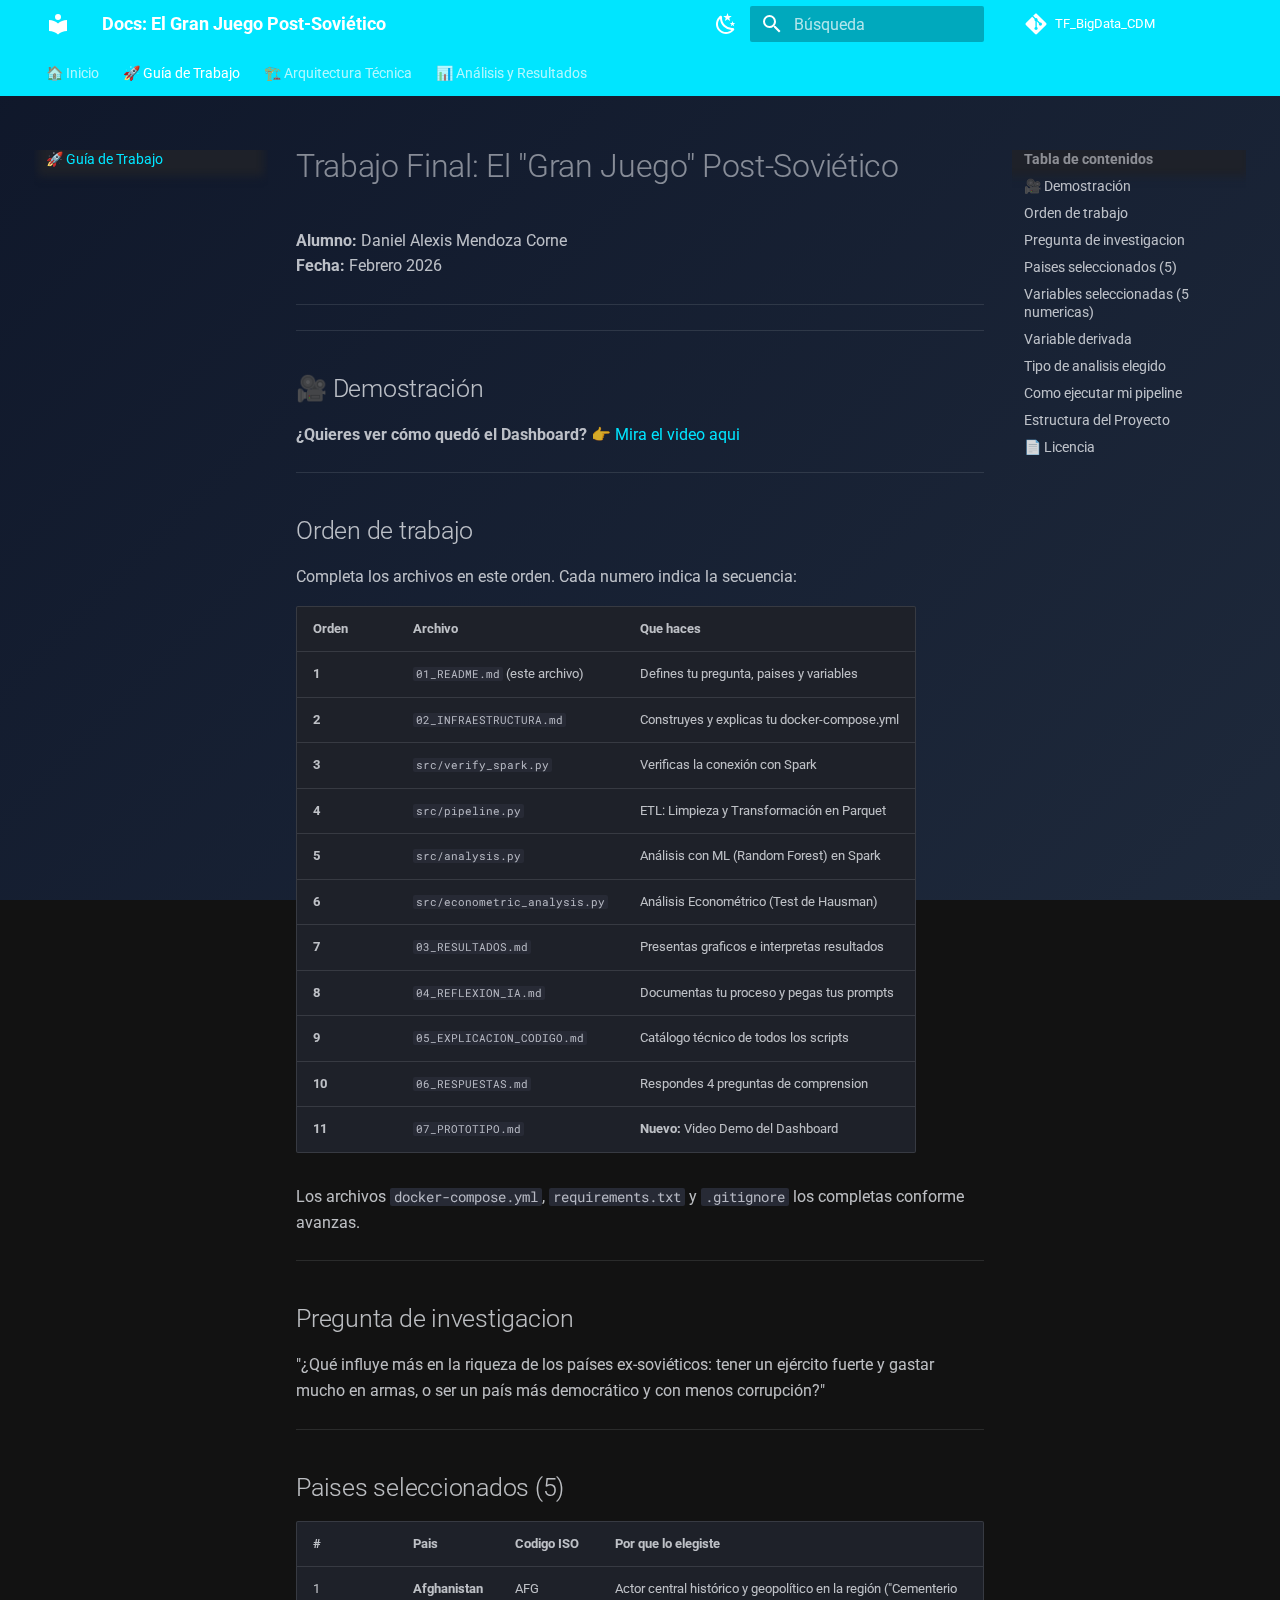
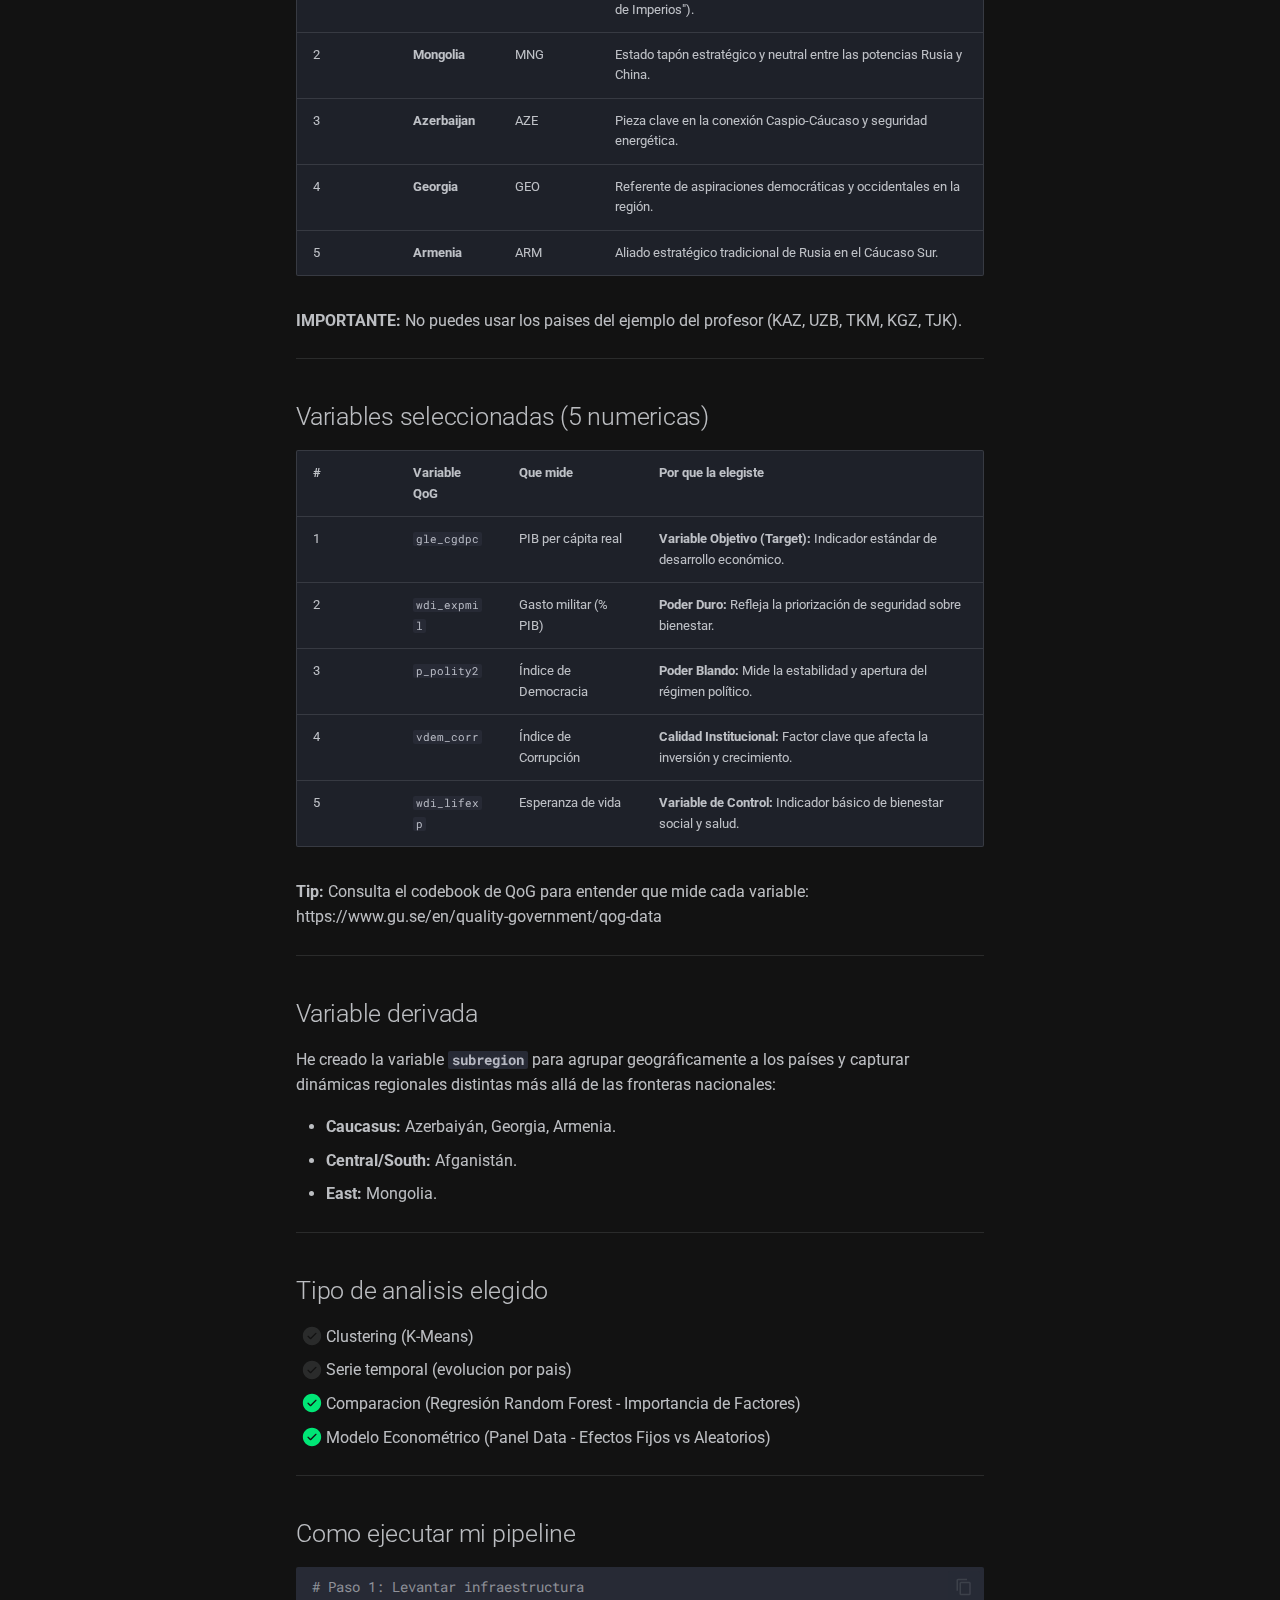
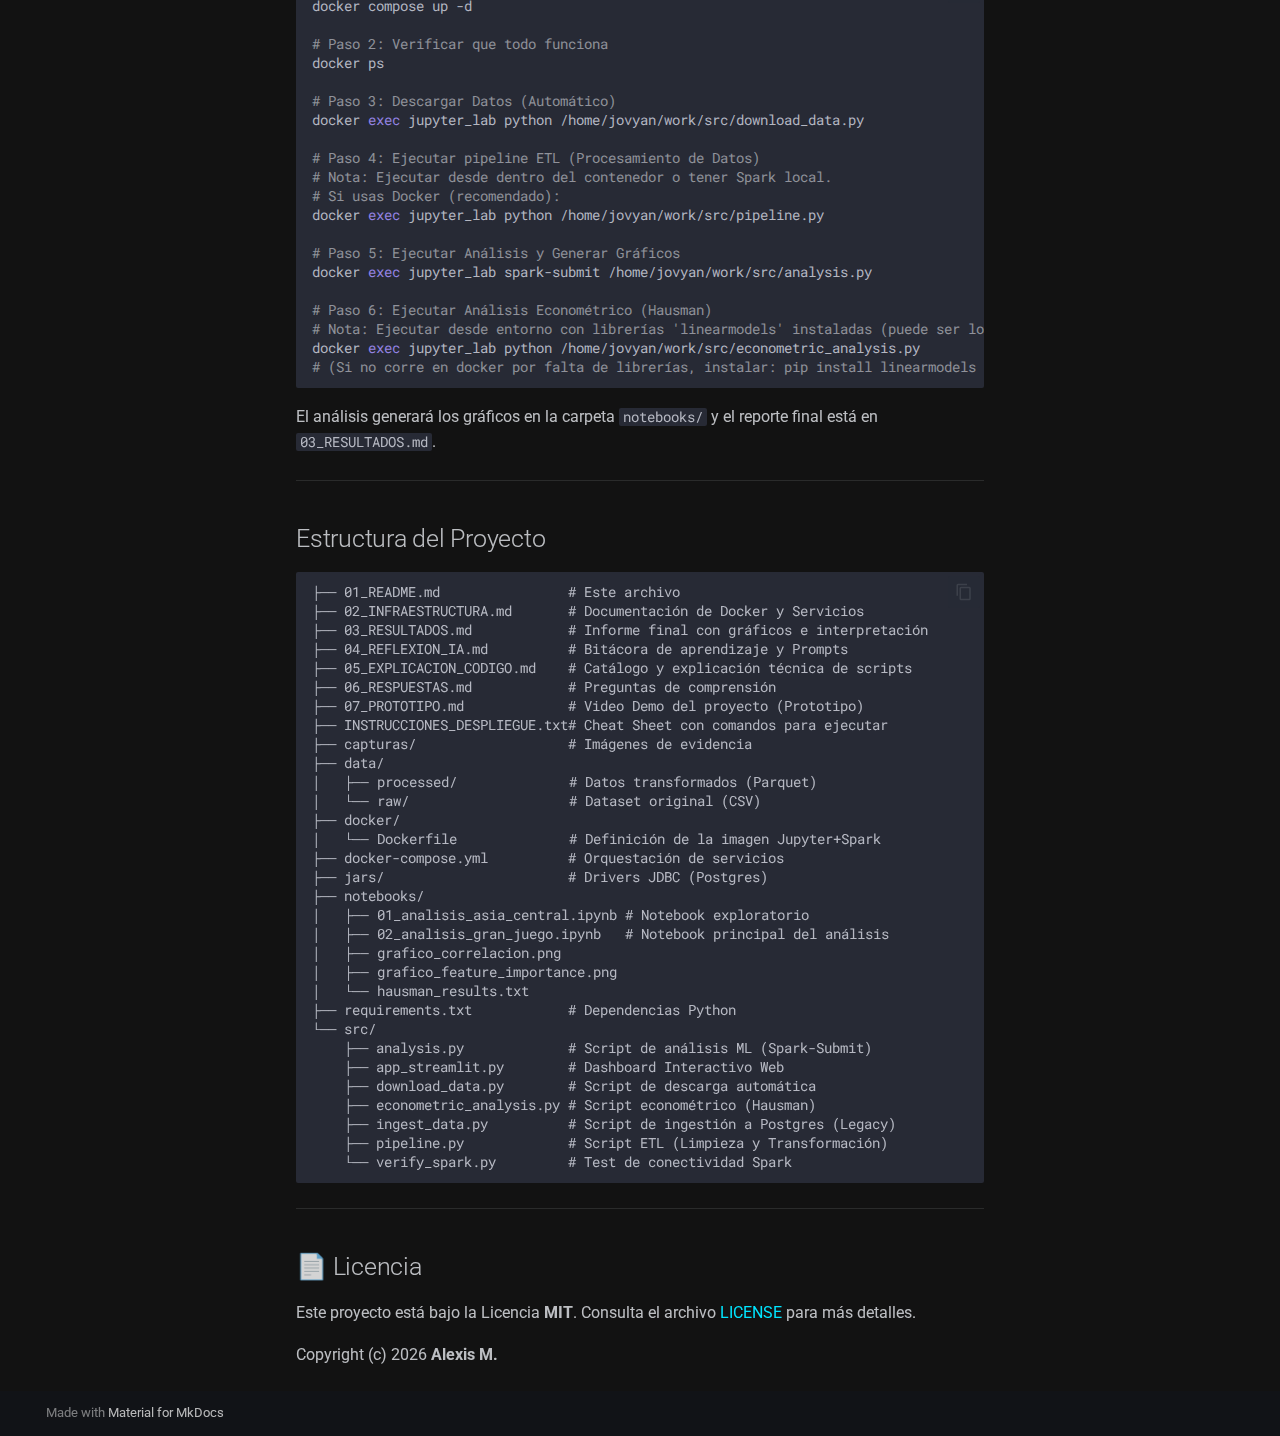
<file: 01_README/index.html>
<!doctype html>
<html lang="es" class="no-js">
  <head>
    
      <meta charset="utf-8">
      <meta name="viewport" content="width=device-width,initial-scale=1">
      
        <meta name="description" content="Documentación oficial del proyecto de Big Data y Geopolítica.">
      
      
        <meta name="author" content="Daniel Alexis Mendoza Corne">
      
      
        <link rel="canonical" href="https://alxz0212.github.io/TF_BigData_CDM/01_README/">
      
      
        <link rel="prev" href="..">
      
      
        <link rel="next" href="../02_INFRAESTRUCTURA/">
      
      
        
      
      
      <link rel="icon" href="../assets/images/favicon.png">
      <meta name="generator" content="mkdocs-1.6.1, mkdocs-material-9.7.1">
    
    
      
        <title>🚀 Guía de Trabajo - Docs: El Gran Juego Post-Soviético</title>
      
    
    
      <link rel="stylesheet" href="../assets/stylesheets/main.484c7ddc.min.css">
      
        
        <link rel="stylesheet" href="../assets/stylesheets/palette.ab4e12ef.min.css">
      
      


    
    
      
    
    
      
        
        
        <link rel="preconnect" href="https://fonts.gstatic.com" crossorigin>
        <link rel="stylesheet" href="https://fonts.googleapis.com/css?family=Roboto:300,300i,400,400i,700,700i%7CRoboto+Mono:400,400i,700,700i&display=fallback">
        <style>:root{--md-text-font:"Roboto";--md-code-font:"Roboto Mono"}</style>
      
    
    
      <link rel="stylesheet" href="../stylesheets/extra.css">
    
    <script>__md_scope=new URL("..",location),__md_hash=e=>[...e].reduce(((e,_)=>(e<<5)-e+_.charCodeAt(0)),0),__md_get=(e,_=localStorage,t=__md_scope)=>JSON.parse(_.getItem(t.pathname+"."+e)),__md_set=(e,_,t=localStorage,a=__md_scope)=>{try{t.setItem(a.pathname+"."+e,JSON.stringify(_))}catch(e){}}</script>
    
      

    
    
  </head>
  
  
    
    
      
    
    
    
    
    <body dir="ltr" data-md-color-scheme="slate" data-md-color-primary="cyan" data-md-color-accent="amber">
  
    
    <input class="md-toggle" data-md-toggle="drawer" type="checkbox" id="__drawer" autocomplete="off">
    <input class="md-toggle" data-md-toggle="search" type="checkbox" id="__search" autocomplete="off">
    <label class="md-overlay" for="__drawer"></label>
    <div data-md-component="skip">
      
        
        <a href="#trabajo-final-el-gran-juego-post-sovietico" class="md-skip">
          Saltar a contenido
        </a>
      
    </div>
    <div data-md-component="announce">
      
    </div>
    
    
      

<header class="md-header" data-md-component="header">
  <nav class="md-header__inner md-grid" aria-label="Cabecera">
    <a href=".." title="Docs: El Gran Juego Post-Soviético" class="md-header__button md-logo" aria-label="Docs: El Gran Juego Post-Soviético" data-md-component="logo">
      
  
  <svg xmlns="http://www.w3.org/2000/svg" viewBox="0 0 24 24"><path d="M12 8a3 3 0 0 0 3-3 3 3 0 0 0-3-3 3 3 0 0 0-3 3 3 3 0 0 0 3 3m0 3.54C9.64 9.35 6.5 8 3 8v11c3.5 0 6.64 1.35 9 3.54 2.36-2.19 5.5-3.54 9-3.54V8c-3.5 0-6.64 1.35-9 3.54"/></svg>

    </a>
    <label class="md-header__button md-icon" for="__drawer">
      
      <svg xmlns="http://www.w3.org/2000/svg" viewBox="0 0 24 24"><path d="M3 6h18v2H3zm0 5h18v2H3zm0 5h18v2H3z"/></svg>
    </label>
    <div class="md-header__title" data-md-component="header-title">
      <div class="md-header__ellipsis">
        <div class="md-header__topic">
          <span class="md-ellipsis">
            Docs: El Gran Juego Post-Soviético
          </span>
        </div>
        <div class="md-header__topic" data-md-component="header-topic">
          <span class="md-ellipsis">
            
              🚀 Guía de Trabajo
            
          </span>
        </div>
      </div>
    </div>
    
      
        <form class="md-header__option" data-md-component="palette">
  
    
    
    
    <input class="md-option" data-md-color-media="" data-md-color-scheme="slate" data-md-color-primary="cyan" data-md-color-accent="amber"  aria-label="Cambiar a modo claro"  type="radio" name="__palette" id="__palette_0">
    
      <label class="md-header__button md-icon" title="Cambiar a modo claro" for="__palette_1" hidden>
        <svg xmlns="http://www.w3.org/2000/svg" viewBox="0 0 24 24"><path d="m17.75 4.09-2.53 1.94.91 3.06-2.63-1.81-2.63 1.81.91-3.06-2.53-1.94L12.44 4l1.06-3 1.06 3zm3.5 6.91-1.64 1.25.59 1.98-1.7-1.17-1.7 1.17.59-1.98L15.75 11l2.06-.05L18.5 9l.69 1.95zm-2.28 4.95c.83-.08 1.72 1.1 1.19 1.85-.32.45-.66.87-1.08 1.27C15.17 23 8.84 23 4.94 19.07c-3.91-3.9-3.91-10.24 0-14.14.4-.4.82-.76 1.27-1.08.75-.53 1.93.36 1.85 1.19-.27 2.86.69 5.83 2.89 8.02a9.96 9.96 0 0 0 8.02 2.89m-1.64 2.02a12.08 12.08 0 0 1-7.8-3.47c-2.17-2.19-3.33-5-3.49-7.82-2.81 3.14-2.7 7.96.31 10.98 3.02 3.01 7.84 3.12 10.98.31"/></svg>
      </label>
    
  
    
    
    
    <input class="md-option" data-md-color-media="" data-md-color-scheme="default" data-md-color-primary="cyan" data-md-color-accent="amber"  aria-label="Cambiar a modo oscuro"  type="radio" name="__palette" id="__palette_1">
    
      <label class="md-header__button md-icon" title="Cambiar a modo oscuro" for="__palette_0" hidden>
        <svg xmlns="http://www.w3.org/2000/svg" viewBox="0 0 24 24"><path d="M12 7a5 5 0 0 1 5 5 5 5 0 0 1-5 5 5 5 0 0 1-5-5 5 5 0 0 1 5-5m0 2a3 3 0 0 0-3 3 3 3 0 0 0 3 3 3 3 0 0 0 3-3 3 3 0 0 0-3-3m0-7 2.39 3.42C13.65 5.15 12.84 5 12 5s-1.65.15-2.39.42zM3.34 7l4.16-.35A7.2 7.2 0 0 0 5.94 8.5c-.44.74-.69 1.5-.83 2.29zm.02 10 1.76-3.77a7.131 7.131 0 0 0 2.38 4.14zM20.65 7l-1.77 3.79a7.02 7.02 0 0 0-2.38-4.15zm-.01 10-4.14.36c.59-.51 1.12-1.14 1.54-1.86.42-.73.69-1.5.83-2.29zM12 22l-2.41-3.44c.74.27 1.55.44 2.41.44.82 0 1.63-.17 2.37-.44z"/></svg>
      </label>
    
  
</form>
      
    
    
      <script>var palette=__md_get("__palette");if(palette&&palette.color){if("(prefers-color-scheme)"===palette.color.media){var media=matchMedia("(prefers-color-scheme: light)"),input=document.querySelector(media.matches?"[data-md-color-media='(prefers-color-scheme: light)']":"[data-md-color-media='(prefers-color-scheme: dark)']");palette.color.media=input.getAttribute("data-md-color-media"),palette.color.scheme=input.getAttribute("data-md-color-scheme"),palette.color.primary=input.getAttribute("data-md-color-primary"),palette.color.accent=input.getAttribute("data-md-color-accent")}for(var[key,value]of Object.entries(palette.color))document.body.setAttribute("data-md-color-"+key,value)}</script>
    
    
    
      
      
        <label class="md-header__button md-icon" for="__search">
          
          <svg xmlns="http://www.w3.org/2000/svg" viewBox="0 0 24 24"><path d="M9.5 3A6.5 6.5 0 0 1 16 9.5c0 1.61-.59 3.09-1.56 4.23l.27.27h.79l5 5-1.5 1.5-5-5v-.79l-.27-.27A6.52 6.52 0 0 1 9.5 16 6.5 6.5 0 0 1 3 9.5 6.5 6.5 0 0 1 9.5 3m0 2C7 5 5 7 5 9.5S7 14 9.5 14 14 12 14 9.5 12 5 9.5 5"/></svg>
        </label>
        <div class="md-search" data-md-component="search" role="dialog">
  <label class="md-search__overlay" for="__search"></label>
  <div class="md-search__inner" role="search">
    <form class="md-search__form" name="search">
      <input type="text" class="md-search__input" name="query" aria-label="Búsqueda" placeholder="Búsqueda" autocapitalize="off" autocorrect="off" autocomplete="off" spellcheck="false" data-md-component="search-query" required>
      <label class="md-search__icon md-icon" for="__search">
        
        <svg xmlns="http://www.w3.org/2000/svg" viewBox="0 0 24 24"><path d="M9.5 3A6.5 6.5 0 0 1 16 9.5c0 1.61-.59 3.09-1.56 4.23l.27.27h.79l5 5-1.5 1.5-5-5v-.79l-.27-.27A6.52 6.52 0 0 1 9.5 16 6.5 6.5 0 0 1 3 9.5 6.5 6.5 0 0 1 9.5 3m0 2C7 5 5 7 5 9.5S7 14 9.5 14 14 12 14 9.5 12 5 9.5 5"/></svg>
        
        <svg xmlns="http://www.w3.org/2000/svg" viewBox="0 0 24 24"><path d="M20 11v2H8l5.5 5.5-1.42 1.42L4.16 12l7.92-7.92L13.5 5.5 8 11z"/></svg>
      </label>
      <nav class="md-search__options" aria-label="Buscar">
        
          <a href="javascript:void(0)" class="md-search__icon md-icon" title="Compartir" aria-label="Compartir" data-clipboard data-clipboard-text="" data-md-component="search-share" tabindex="-1">
            
            <svg xmlns="http://www.w3.org/2000/svg" viewBox="0 0 24 24"><path d="M18 16.08c-.76 0-1.44.3-1.96.77L8.91 12.7c.05-.23.09-.46.09-.7s-.04-.47-.09-.7l7.05-4.11c.54.5 1.25.81 2.04.81a3 3 0 0 0 3-3 3 3 0 0 0-3-3 3 3 0 0 0-3 3c0 .24.04.47.09.7L8.04 9.81C7.5 9.31 6.79 9 6 9a3 3 0 0 0-3 3 3 3 0 0 0 3 3c.79 0 1.5-.31 2.04-.81l7.12 4.15c-.05.21-.08.43-.08.66 0 1.61 1.31 2.91 2.92 2.91s2.92-1.3 2.92-2.91A2.92 2.92 0 0 0 18 16.08"/></svg>
          </a>
        
        <button type="reset" class="md-search__icon md-icon" title="Limpiar" aria-label="Limpiar" tabindex="-1">
          
          <svg xmlns="http://www.w3.org/2000/svg" viewBox="0 0 24 24"><path d="M19 6.41 17.59 5 12 10.59 6.41 5 5 6.41 10.59 12 5 17.59 6.41 19 12 13.41 17.59 19 19 17.59 13.41 12z"/></svg>
        </button>
      </nav>
      
    </form>
    <div class="md-search__output">
      <div class="md-search__scrollwrap" tabindex="0" data-md-scrollfix>
        <div class="md-search-result" data-md-component="search-result">
          <div class="md-search-result__meta">
            Inicializando búsqueda
          </div>
          <ol class="md-search-result__list" role="presentation"></ol>
        </div>
      </div>
    </div>
  </div>
</div>
      
    
    
      <div class="md-header__source">
        <a href="https://github.com/alxz0212/TF_BigData_CDM" title="Ir al repositorio" class="md-source" data-md-component="source">
  <div class="md-source__icon md-icon">
    
    <svg xmlns="http://www.w3.org/2000/svg" viewBox="0 0 448 512"><!--! Font Awesome Free 7.1.0 by @fontawesome - https://fontawesome.com License - https://fontawesome.com/license/free (Icons: CC BY 4.0, Fonts: SIL OFL 1.1, Code: MIT License) Copyright 2025 Fonticons, Inc.--><path d="M439.6 236.1 244 40.5c-5.4-5.5-12.8-8.5-20.4-8.5s-15 3-20.4 8.4L162.5 81l51.5 51.5c27.1-9.1 52.7 16.8 43.4 43.7l49.7 49.7c34.2-11.8 61.2 31 35.5 56.7-26.5 26.5-70.2-2.9-56-37.3L240.3 199v121.9c25.3 12.5 22.3 41.8 9.1 55-6.4 6.4-15.2 10.1-24.3 10.1s-17.8-3.6-24.3-10.1c-17.6-17.6-11.1-46.9 11.2-56v-123c-20.8-8.5-24.6-30.7-18.6-45L142.6 101 8.5 235.1C3 240.6 0 247.9 0 255.5s3 15 8.5 20.4l195.6 195.7c5.4 5.4 12.7 8.4 20.4 8.4s15-3 20.4-8.4l194.7-194.7c5.4-5.4 8.4-12.8 8.4-20.4s-3-15-8.4-20.4"/></svg>
  </div>
  <div class="md-source__repository">
    TF_BigData_CDM
  </div>
</a>
      </div>
    
  </nav>
  
</header>
    
    <div class="md-container" data-md-component="container">
      
      
        
          
            
<nav class="md-tabs" aria-label="Pestañas" data-md-component="tabs">
  <div class="md-grid">
    <ul class="md-tabs__list">
      
        
  
  
  
  
    <li class="md-tabs__item">
      <a href=".." class="md-tabs__link">
        
  
  
    
  
  🏠 Inicio

      </a>
    </li>
  

      
        
  
  
  
    
  
  
    <li class="md-tabs__item md-tabs__item--active">
      <a href="./" class="md-tabs__link">
        
  
  
    
  
  🚀 Guía de Trabajo

      </a>
    </li>
  

      
        
  
  
  
  
    
    
      <li class="md-tabs__item">
        <a href="../02_INFRAESTRUCTURA/" class="md-tabs__link">
          
  
  
  🏗️ Arquitectura Técnica

        </a>
      </li>
    
  

      
        
  
  
  
  
    
    
      <li class="md-tabs__item">
        <a href="../03_RESULTADOS/" class="md-tabs__link">
          
  
  
  📊 Análisis y Resultados

        </a>
      </li>
    
  

      
    </ul>
  </div>
</nav>
          
        
      
      <main class="md-main" data-md-component="main">
        <div class="md-main__inner md-grid">
          
            
              
              <div class="md-sidebar md-sidebar--primary" data-md-component="sidebar" data-md-type="navigation" >
                <div class="md-sidebar__scrollwrap">
                  <div class="md-sidebar__inner">
                    


  


<nav class="md-nav md-nav--primary md-nav--lifted" aria-label="Navegación" data-md-level="0">
  <label class="md-nav__title" for="__drawer">
    <a href=".." title="Docs: El Gran Juego Post-Soviético" class="md-nav__button md-logo" aria-label="Docs: El Gran Juego Post-Soviético" data-md-component="logo">
      
  
  <svg xmlns="http://www.w3.org/2000/svg" viewBox="0 0 24 24"><path d="M12 8a3 3 0 0 0 3-3 3 3 0 0 0-3-3 3 3 0 0 0-3 3 3 3 0 0 0 3 3m0 3.54C9.64 9.35 6.5 8 3 8v11c3.5 0 6.64 1.35 9 3.54 2.36-2.19 5.5-3.54 9-3.54V8c-3.5 0-6.64 1.35-9 3.54"/></svg>

    </a>
    Docs: El Gran Juego Post-Soviético
  </label>
  
    <div class="md-nav__source">
      <a href="https://github.com/alxz0212/TF_BigData_CDM" title="Ir al repositorio" class="md-source" data-md-component="source">
  <div class="md-source__icon md-icon">
    
    <svg xmlns="http://www.w3.org/2000/svg" viewBox="0 0 448 512"><!--! Font Awesome Free 7.1.0 by @fontawesome - https://fontawesome.com License - https://fontawesome.com/license/free (Icons: CC BY 4.0, Fonts: SIL OFL 1.1, Code: MIT License) Copyright 2025 Fonticons, Inc.--><path d="M439.6 236.1 244 40.5c-5.4-5.5-12.8-8.5-20.4-8.5s-15 3-20.4 8.4L162.5 81l51.5 51.5c27.1-9.1 52.7 16.8 43.4 43.7l49.7 49.7c34.2-11.8 61.2 31 35.5 56.7-26.5 26.5-70.2-2.9-56-37.3L240.3 199v121.9c25.3 12.5 22.3 41.8 9.1 55-6.4 6.4-15.2 10.1-24.3 10.1s-17.8-3.6-24.3-10.1c-17.6-17.6-11.1-46.9 11.2-56v-123c-20.8-8.5-24.6-30.7-18.6-45L142.6 101 8.5 235.1C3 240.6 0 247.9 0 255.5s3 15 8.5 20.4l195.6 195.7c5.4 5.4 12.7 8.4 20.4 8.4s15-3 20.4-8.4l194.7-194.7c5.4-5.4 8.4-12.8 8.4-20.4s-3-15-8.4-20.4"/></svg>
  </div>
  <div class="md-source__repository">
    TF_BigData_CDM
  </div>
</a>
    </div>
  
  <ul class="md-nav__list" data-md-scrollfix>
    
      
      
  
  
  
  
    <li class="md-nav__item">
      <a href=".." class="md-nav__link">
        
  
  
  <span class="md-ellipsis">
    
  
    🏠 Inicio
  

    
  </span>
  
  

      </a>
    </li>
  

    
      
      
  
  
    
  
  
  
    <li class="md-nav__item md-nav__item--active">
      
      <input class="md-nav__toggle md-toggle" type="checkbox" id="__toc">
      
      
        
      
      
        <label class="md-nav__link md-nav__link--active" for="__toc">
          
  
  
  <span class="md-ellipsis">
    
  
    🚀 Guía de Trabajo
  

    
  </span>
  
  

          <span class="md-nav__icon md-icon"></span>
        </label>
      
      <a href="./" class="md-nav__link md-nav__link--active">
        
  
  
  <span class="md-ellipsis">
    
  
    🚀 Guía de Trabajo
  

    
  </span>
  
  

      </a>
      
        

<nav class="md-nav md-nav--secondary" aria-label="Tabla de contenidos">
  
  
  
    
  
  
    <label class="md-nav__title" for="__toc">
      <span class="md-nav__icon md-icon"></span>
      Tabla de contenidos
    </label>
    <ul class="md-nav__list" data-md-component="toc" data-md-scrollfix>
      
        <li class="md-nav__item">
  <a href="#demostracion" class="md-nav__link">
    <span class="md-ellipsis">
      
        🎥 Demostración
      
    </span>
  </a>
  
</li>
      
        <li class="md-nav__item">
  <a href="#orden-de-trabajo" class="md-nav__link">
    <span class="md-ellipsis">
      
        Orden de trabajo
      
    </span>
  </a>
  
</li>
      
        <li class="md-nav__item">
  <a href="#pregunta-de-investigacion" class="md-nav__link">
    <span class="md-ellipsis">
      
        Pregunta de investigacion
      
    </span>
  </a>
  
</li>
      
        <li class="md-nav__item">
  <a href="#paises-seleccionados-5" class="md-nav__link">
    <span class="md-ellipsis">
      
        Paises seleccionados (5)
      
    </span>
  </a>
  
</li>
      
        <li class="md-nav__item">
  <a href="#variables-seleccionadas-5-numericas" class="md-nav__link">
    <span class="md-ellipsis">
      
        Variables seleccionadas (5 numericas)
      
    </span>
  </a>
  
</li>
      
        <li class="md-nav__item">
  <a href="#variable-derivada" class="md-nav__link">
    <span class="md-ellipsis">
      
        Variable derivada
      
    </span>
  </a>
  
</li>
      
        <li class="md-nav__item">
  <a href="#tipo-de-analisis-elegido" class="md-nav__link">
    <span class="md-ellipsis">
      
        Tipo de analisis elegido
      
    </span>
  </a>
  
</li>
      
        <li class="md-nav__item">
  <a href="#como-ejecutar-mi-pipeline" class="md-nav__link">
    <span class="md-ellipsis">
      
        Como ejecutar mi pipeline
      
    </span>
  </a>
  
</li>
      
        <li class="md-nav__item">
  <a href="#estructura-del-proyecto" class="md-nav__link">
    <span class="md-ellipsis">
      
        Estructura del Proyecto
      
    </span>
  </a>
  
</li>
      
        <li class="md-nav__item">
  <a href="#licencia" class="md-nav__link">
    <span class="md-ellipsis">
      
        📄 Licencia
      
    </span>
  </a>
  
</li>
      
    </ul>
  
</nav>
      
    </li>
  

    
      
      
  
  
  
  
    
    
    
    
      
      
        
      
    
    
    <li class="md-nav__item md-nav__item--nested">
      
        
        
          
        
        <input class="md-nav__toggle md-toggle md-toggle--indeterminate" type="checkbox" id="__nav_3" >
        
          
          <label class="md-nav__link" for="__nav_3" id="__nav_3_label" tabindex="0">
            
  
  
  <span class="md-ellipsis">
    
  
    🏗️ Arquitectura Técnica
  

    
  </span>
  
  

            <span class="md-nav__icon md-icon"></span>
          </label>
        
        <nav class="md-nav" data-md-level="1" aria-labelledby="__nav_3_label" aria-expanded="false">
          <label class="md-nav__title" for="__nav_3">
            <span class="md-nav__icon md-icon"></span>
            
  
    🏗️ Arquitectura Técnica
  

          </label>
          <ul class="md-nav__list" data-md-scrollfix>
            
              
                
  
  
  
  
    <li class="md-nav__item">
      <a href="../02_INFRAESTRUCTURA/" class="md-nav__link">
        
  
  
  <span class="md-ellipsis">
    
  
    🐳 Infraestructura Docker
  

    
  </span>
  
  

      </a>
    </li>
  

              
            
              
                
  
  
  
  
    <li class="md-nav__item">
      <a href="../05_EXPLICACION_CODIGO/" class="md-nav__link">
        
  
  
  <span class="md-ellipsis">
    
  
    💻 Catálogo de Código
  

    
  </span>
  
  

      </a>
    </li>
  

              
            
          </ul>
        </nav>
      
    </li>
  

    
      
      
  
  
  
  
    
    
    
    
      
      
        
      
    
    
    <li class="md-nav__item md-nav__item--nested">
      
        
        
          
        
        <input class="md-nav__toggle md-toggle md-toggle--indeterminate" type="checkbox" id="__nav_4" >
        
          
          <label class="md-nav__link" for="__nav_4" id="__nav_4_label" tabindex="0">
            
  
  
  <span class="md-ellipsis">
    
  
    📊 Análisis y Resultados
  

    
  </span>
  
  

            <span class="md-nav__icon md-icon"></span>
          </label>
        
        <nav class="md-nav" data-md-level="1" aria-labelledby="__nav_4_label" aria-expanded="false">
          <label class="md-nav__title" for="__nav_4">
            <span class="md-nav__icon md-icon"></span>
            
  
    📊 Análisis y Resultados
  

          </label>
          <ul class="md-nav__list" data-md-scrollfix>
            
              
                
  
  
  
  
    <li class="md-nav__item">
      <a href="../03_RESULTADOS/" class="md-nav__link">
        
  
  
  <span class="md-ellipsis">
    
  
    📈 Hallazgos del Proyecto
  

    
  </span>
  
  

      </a>
    </li>
  

              
            
              
                
  
  
  
  
    <li class="md-nav__item">
      <a href="../04_REFLEXION_IA/" class="md-nav__link">
        
  
  
  <span class="md-ellipsis">
    
  
    🧠 Reflexión IA
  

    
  </span>
  
  

      </a>
    </li>
  

              
            
              
                
  
  
  
  
    <li class="md-nav__item">
      <a href="../06_RESPUESTAS/" class="md-nav__link">
        
  
  
  <span class="md-ellipsis">
    
  
    📝 Cuestionario Final
  

    
  </span>
  
  

      </a>
    </li>
  

              
            
          </ul>
        </nav>
      
    </li>
  

    
  </ul>
</nav>
                  </div>
                </div>
              </div>
            
            
              
              <div class="md-sidebar md-sidebar--secondary" data-md-component="sidebar" data-md-type="toc" >
                <div class="md-sidebar__scrollwrap">
                  <div class="md-sidebar__inner">
                    

<nav class="md-nav md-nav--secondary" aria-label="Tabla de contenidos">
  
  
  
    
  
  
    <label class="md-nav__title" for="__toc">
      <span class="md-nav__icon md-icon"></span>
      Tabla de contenidos
    </label>
    <ul class="md-nav__list" data-md-component="toc" data-md-scrollfix>
      
        <li class="md-nav__item">
  <a href="#demostracion" class="md-nav__link">
    <span class="md-ellipsis">
      
        🎥 Demostración
      
    </span>
  </a>
  
</li>
      
        <li class="md-nav__item">
  <a href="#orden-de-trabajo" class="md-nav__link">
    <span class="md-ellipsis">
      
        Orden de trabajo
      
    </span>
  </a>
  
</li>
      
        <li class="md-nav__item">
  <a href="#pregunta-de-investigacion" class="md-nav__link">
    <span class="md-ellipsis">
      
        Pregunta de investigacion
      
    </span>
  </a>
  
</li>
      
        <li class="md-nav__item">
  <a href="#paises-seleccionados-5" class="md-nav__link">
    <span class="md-ellipsis">
      
        Paises seleccionados (5)
      
    </span>
  </a>
  
</li>
      
        <li class="md-nav__item">
  <a href="#variables-seleccionadas-5-numericas" class="md-nav__link">
    <span class="md-ellipsis">
      
        Variables seleccionadas (5 numericas)
      
    </span>
  </a>
  
</li>
      
        <li class="md-nav__item">
  <a href="#variable-derivada" class="md-nav__link">
    <span class="md-ellipsis">
      
        Variable derivada
      
    </span>
  </a>
  
</li>
      
        <li class="md-nav__item">
  <a href="#tipo-de-analisis-elegido" class="md-nav__link">
    <span class="md-ellipsis">
      
        Tipo de analisis elegido
      
    </span>
  </a>
  
</li>
      
        <li class="md-nav__item">
  <a href="#como-ejecutar-mi-pipeline" class="md-nav__link">
    <span class="md-ellipsis">
      
        Como ejecutar mi pipeline
      
    </span>
  </a>
  
</li>
      
        <li class="md-nav__item">
  <a href="#estructura-del-proyecto" class="md-nav__link">
    <span class="md-ellipsis">
      
        Estructura del Proyecto
      
    </span>
  </a>
  
</li>
      
        <li class="md-nav__item">
  <a href="#licencia" class="md-nav__link">
    <span class="md-ellipsis">
      
        📄 Licencia
      
    </span>
  </a>
  
</li>
      
    </ul>
  
</nav>
                  </div>
                </div>
              </div>
            
          
          
            <div class="md-content" data-md-component="content">
              
              <article class="md-content__inner md-typeset">
                
                  


  
  


<h1 id="trabajo-final-el-gran-juego-post-sovietico">Trabajo Final: El "Gran Juego" Post-Soviético</h1>
<p><strong>Alumno:</strong> Daniel Alexis Mendoza Corne<br />
<strong>Fecha:</strong> Febrero 2026</p>
<hr />
<hr />
<h2 id="demostracion">🎥 Demostración</h2>
<p><strong>¿Quieres ver cómo quedó el Dashboard?</strong> 👉 <a href="../07_PROTOTIPO/">Mira el video aqui</a></p>
<hr />
<h2 id="orden-de-trabajo">Orden de trabajo</h2>
<p>Completa los archivos en este orden. Cada numero indica la secuencia:</p>
<table>
<thead>
<tr>
<th>Orden</th>
<th>Archivo</th>
<th>Que haces</th>
</tr>
</thead>
<tbody>
<tr>
<td><strong>1</strong></td>
<td><code>01_README.md</code> (este archivo)</td>
<td>Defines tu pregunta, paises y variables</td>
</tr>
<tr>
<td><strong>2</strong></td>
<td><code>02_INFRAESTRUCTURA.md</code></td>
<td>Construyes y explicas tu docker-compose.yml</td>
</tr>
<tr>
<td><strong>3</strong></td>
<td><code>src/verify_spark.py</code></td>
<td>Verificas la conexión con Spark</td>
</tr>
<tr>
<td><strong>4</strong></td>
<td><code>src/pipeline.py</code></td>
<td>ETL: Limpieza y Transformación en Parquet</td>
</tr>
<tr>
<td><strong>5</strong></td>
<td><code>src/analysis.py</code></td>
<td>Análisis con ML (Random Forest) en Spark</td>
</tr>
<tr>
<td><strong>6</strong></td>
<td><code>src/econometric_analysis.py</code></td>
<td>Análisis Econométrico (Test de Hausman)</td>
</tr>
<tr>
<td><strong>7</strong></td>
<td><code>03_RESULTADOS.md</code></td>
<td>Presentas graficos e interpretas resultados</td>
</tr>
<tr>
<td><strong>8</strong></td>
<td><code>04_REFLEXION_IA.md</code></td>
<td>Documentas tu proceso y pegas tus prompts</td>
</tr>
<tr>
<td><strong>9</strong></td>
<td><code>05_EXPLICACION_CODIGO.md</code></td>
<td>Catálogo técnico de todos los scripts</td>
</tr>
<tr>
<td><strong>10</strong></td>
<td><code>06_RESPUESTAS.md</code></td>
<td>Respondes 4 preguntas de comprension</td>
</tr>
<tr>
<td><strong>11</strong></td>
<td><code>07_PROTOTIPO.md</code></td>
<td><strong>Nuevo:</strong> Video Demo del Dashboard</td>
</tr>
</tbody>
</table>
<p>Los archivos <code>docker-compose.yml</code>, <code>requirements.txt</code> y <code>.gitignore</code> los completas conforme avanzas.</p>
<hr />
<h2 id="pregunta-de-investigacion">Pregunta de investigacion</h2>
<p>"¿Qué influye más en la riqueza de los países ex-soviéticos: tener un ejército fuerte y gastar mucho en armas, o ser un país más democrático y con menos corrupción?"</p>
<hr />
<h2 id="paises-seleccionados-5">Paises seleccionados (5)</h2>
<table>
<thead>
<tr>
<th>#</th>
<th>Pais</th>
<th>Codigo ISO</th>
<th>Por que lo elegiste</th>
</tr>
</thead>
<tbody>
<tr>
<td>1</td>
<td><strong>Afghanistan</strong></td>
<td>AFG</td>
<td>Actor central histórico y geopolítico en la región ("Cementerio de Imperios").</td>
</tr>
<tr>
<td>2</td>
<td><strong>Mongolia</strong></td>
<td>MNG</td>
<td>Estado tapón estratégico y neutral entre las potencias Rusia y China.</td>
</tr>
<tr>
<td>3</td>
<td><strong>Azerbaijan</strong></td>
<td>AZE</td>
<td>Pieza clave en la conexión Caspio-Cáucaso y seguridad energética.</td>
</tr>
<tr>
<td>4</td>
<td><strong>Georgia</strong></td>
<td>GEO</td>
<td>Referente de aspiraciones democráticas y occidentales en la región.</td>
</tr>
<tr>
<td>5</td>
<td><strong>Armenia</strong></td>
<td>ARM</td>
<td>Aliado estratégico tradicional de Rusia en el Cáucaso Sur.</td>
</tr>
</tbody>
</table>
<p><strong>IMPORTANTE:</strong> No puedes usar los paises del ejemplo del profesor (KAZ, UZB, TKM, KGZ, TJK).</p>
<hr />
<h2 id="variables-seleccionadas-5-numericas">Variables seleccionadas (5 numericas)</h2>
<table>
<thead>
<tr>
<th>#</th>
<th>Variable QoG</th>
<th>Que mide</th>
<th>Por que la elegiste</th>
</tr>
</thead>
<tbody>
<tr>
<td>1</td>
<td><code>gle_cgdpc</code></td>
<td>PIB per cápita real</td>
<td><strong>Variable Objetivo (Target):</strong> Indicador estándar de desarrollo económico.</td>
</tr>
<tr>
<td>2</td>
<td><code>wdi_expmil</code></td>
<td>Gasto militar (% PIB)</td>
<td><strong>Poder Duro:</strong> Refleja la priorización de seguridad sobre bienestar.</td>
</tr>
<tr>
<td>3</td>
<td><code>p_polity2</code></td>
<td>Índice de Democracia</td>
<td><strong>Poder Blando:</strong> Mide la estabilidad y apertura del régimen político.</td>
</tr>
<tr>
<td>4</td>
<td><code>vdem_corr</code></td>
<td>Índice de Corrupción</td>
<td><strong>Calidad Institucional:</strong> Factor clave que afecta la inversión y crecimiento.</td>
</tr>
<tr>
<td>5</td>
<td><code>wdi_lifexp</code></td>
<td>Esperanza de vida</td>
<td><strong>Variable de Control:</strong> Indicador básico de bienestar social y salud.</td>
</tr>
</tbody>
</table>
<p><strong>Tip:</strong> Consulta el codebook de QoG para entender que mide cada variable:
https://www.gu.se/en/quality-government/qog-data</p>
<hr />
<h2 id="variable-derivada">Variable derivada</h2>
<p>He creado la variable <strong><code>subregion</code></strong> para agrupar geográficamente a los países y capturar dinámicas regionales distintas más allá de las fronteras nacionales:</p>
<ul>
<li><strong>Caucasus:</strong> Azerbaiyán, Georgia, Armenia.</li>
<li><strong>Central/South:</strong> Afganistán.</li>
<li><strong>East:</strong> Mongolia.</li>
</ul>
<hr />
<h2 id="tipo-de-analisis-elegido">Tipo de analisis elegido</h2>
<ul class="task-list">
<li class="task-list-item"><label class="task-list-control"><input type="checkbox" disabled/><span class="task-list-indicator"></span></label> Clustering (K-Means)</li>
<li class="task-list-item"><label class="task-list-control"><input type="checkbox" disabled/><span class="task-list-indicator"></span></label> Serie temporal (evolucion por pais)</li>
<li class="task-list-item"><label class="task-list-control"><input type="checkbox" disabled checked/><span class="task-list-indicator"></span></label> Comparacion (Regresión Random Forest - Importancia de Factores)</li>
<li class="task-list-item"><label class="task-list-control"><input type="checkbox" disabled checked/><span class="task-list-indicator"></span></label> Modelo Econométrico (Panel Data - Efectos Fijos vs Aleatorios)</li>
</ul>
<hr />
<h2 id="como-ejecutar-mi-pipeline">Como ejecutar mi pipeline</h2>
<div class="highlight"><pre><span></span><code><a id="__codelineno-0-1" name="__codelineno-0-1" href="#__codelineno-0-1"></a><span class="c1"># Paso 1: Levantar infraestructura</span>
<a id="__codelineno-0-2" name="__codelineno-0-2" href="#__codelineno-0-2"></a>docker<span class="w"> </span>compose<span class="w"> </span>up<span class="w"> </span>-d
<a id="__codelineno-0-3" name="__codelineno-0-3" href="#__codelineno-0-3"></a>
<a id="__codelineno-0-4" name="__codelineno-0-4" href="#__codelineno-0-4"></a><span class="c1"># Paso 2: Verificar que todo funciona</span>
<a id="__codelineno-0-5" name="__codelineno-0-5" href="#__codelineno-0-5"></a>docker<span class="w"> </span>ps
<a id="__codelineno-0-6" name="__codelineno-0-6" href="#__codelineno-0-6"></a>
<a id="__codelineno-0-7" name="__codelineno-0-7" href="#__codelineno-0-7"></a><span class="c1"># Paso 3: Descargar Datos (Automático)</span>
<a id="__codelineno-0-8" name="__codelineno-0-8" href="#__codelineno-0-8"></a>docker<span class="w"> </span><span class="nb">exec</span><span class="w"> </span>jupyter_lab<span class="w"> </span>python<span class="w"> </span>/home/jovyan/work/src/download_data.py
<a id="__codelineno-0-9" name="__codelineno-0-9" href="#__codelineno-0-9"></a>
<a id="__codelineno-0-10" name="__codelineno-0-10" href="#__codelineno-0-10"></a><span class="c1"># Paso 4: Ejecutar pipeline ETL (Procesamiento de Datos)</span>
<a id="__codelineno-0-11" name="__codelineno-0-11" href="#__codelineno-0-11"></a><span class="c1"># Nota: Ejecutar desde dentro del contenedor o tener Spark local.</span>
<a id="__codelineno-0-12" name="__codelineno-0-12" href="#__codelineno-0-12"></a><span class="c1"># Si usas Docker (recomendado):</span>
<a id="__codelineno-0-13" name="__codelineno-0-13" href="#__codelineno-0-13"></a>docker<span class="w"> </span><span class="nb">exec</span><span class="w"> </span>jupyter_lab<span class="w"> </span>python<span class="w"> </span>/home/jovyan/work/src/pipeline.py
<a id="__codelineno-0-14" name="__codelineno-0-14" href="#__codelineno-0-14"></a>
<a id="__codelineno-0-15" name="__codelineno-0-15" href="#__codelineno-0-15"></a><span class="c1"># Paso 5: Ejecutar Análisis y Generar Gráficos</span>
<a id="__codelineno-0-16" name="__codelineno-0-16" href="#__codelineno-0-16"></a>docker<span class="w"> </span><span class="nb">exec</span><span class="w"> </span>jupyter_lab<span class="w"> </span>spark-submit<span class="w"> </span>/home/jovyan/work/src/analysis.py
<a id="__codelineno-0-17" name="__codelineno-0-17" href="#__codelineno-0-17"></a>
<a id="__codelineno-0-18" name="__codelineno-0-18" href="#__codelineno-0-18"></a><span class="c1"># Paso 6: Ejecutar Análisis Econométrico (Hausman)</span>
<a id="__codelineno-0-19" name="__codelineno-0-19" href="#__codelineno-0-19"></a><span class="c1"># Nota: Ejecutar desde entorno con librerías &#39;linearmodels&#39; instaladas (puede ser local si tienes entorno)</span>
<a id="__codelineno-0-20" name="__codelineno-0-20" href="#__codelineno-0-20"></a>docker<span class="w"> </span><span class="nb">exec</span><span class="w"> </span>jupyter_lab<span class="w"> </span>python<span class="w"> </span>/home/jovyan/work/src/econometric_analysis.py
<a id="__codelineno-0-21" name="__codelineno-0-21" href="#__codelineno-0-21"></a><span class="c1"># (Si no corre en docker por falta de librerías, instalar: pip install linearmodels statsmodels)</span>
</code></pre></div>
<p>El análisis generará los gráficos en la carpeta <code>notebooks/</code> y el reporte final está en <code>03_RESULTADOS.md</code>.</p>
<hr />
<h2 id="estructura-del-proyecto">Estructura del Proyecto</h2>
<div class="highlight"><pre><span></span><code><a id="__codelineno-1-1" name="__codelineno-1-1" href="#__codelineno-1-1"></a>├── 01_README.md                # Este archivo
<a id="__codelineno-1-2" name="__codelineno-1-2" href="#__codelineno-1-2"></a>├── 02_INFRAESTRUCTURA.md       # Documentación de Docker y Servicios
<a id="__codelineno-1-3" name="__codelineno-1-3" href="#__codelineno-1-3"></a>├── 03_RESULTADOS.md            # Informe final con gráficos e interpretación
<a id="__codelineno-1-4" name="__codelineno-1-4" href="#__codelineno-1-4"></a>├── 04_REFLEXION_IA.md          # Bitácora de aprendizaje y Prompts
<a id="__codelineno-1-5" name="__codelineno-1-5" href="#__codelineno-1-5"></a>├── 05_EXPLICACION_CODIGO.md    # Catálogo y explicación técnica de scripts
<a id="__codelineno-1-6" name="__codelineno-1-6" href="#__codelineno-1-6"></a>├── 06_RESPUESTAS.md            # Preguntas de comprensión
<a id="__codelineno-1-7" name="__codelineno-1-7" href="#__codelineno-1-7"></a>├── 07_PROTOTIPO.md             # Video Demo del proyecto (Prototipo)
<a id="__codelineno-1-8" name="__codelineno-1-8" href="#__codelineno-1-8"></a>├── INSTRUCCIONES_DESPLIEGUE.txt# Cheat Sheet con comandos para ejecutar
<a id="__codelineno-1-9" name="__codelineno-1-9" href="#__codelineno-1-9"></a>├── capturas/                   # Imágenes de evidencia
<a id="__codelineno-1-10" name="__codelineno-1-10" href="#__codelineno-1-10"></a>├── data/
<a id="__codelineno-1-11" name="__codelineno-1-11" href="#__codelineno-1-11"></a>│   ├── processed/              # Datos transformados (Parquet)
<a id="__codelineno-1-12" name="__codelineno-1-12" href="#__codelineno-1-12"></a>│   └── raw/                    # Dataset original (CSV)
<a id="__codelineno-1-13" name="__codelineno-1-13" href="#__codelineno-1-13"></a>├── docker/
<a id="__codelineno-1-14" name="__codelineno-1-14" href="#__codelineno-1-14"></a>│   └── Dockerfile              # Definición de la imagen Jupyter+Spark
<a id="__codelineno-1-15" name="__codelineno-1-15" href="#__codelineno-1-15"></a>├── docker-compose.yml          # Orquestación de servicios
<a id="__codelineno-1-16" name="__codelineno-1-16" href="#__codelineno-1-16"></a>├── jars/                       # Drivers JDBC (Postgres)
<a id="__codelineno-1-17" name="__codelineno-1-17" href="#__codelineno-1-17"></a>├── notebooks/
<a id="__codelineno-1-18" name="__codelineno-1-18" href="#__codelineno-1-18"></a>│   ├── 01_analisis_asia_central.ipynb # Notebook exploratorio
<a id="__codelineno-1-19" name="__codelineno-1-19" href="#__codelineno-1-19"></a>│   ├── 02_analisis_gran_juego.ipynb   # Notebook principal del análisis
<a id="__codelineno-1-20" name="__codelineno-1-20" href="#__codelineno-1-20"></a>│   ├── grafico_correlacion.png
<a id="__codelineno-1-21" name="__codelineno-1-21" href="#__codelineno-1-21"></a>│   ├── grafico_feature_importance.png
<a id="__codelineno-1-22" name="__codelineno-1-22" href="#__codelineno-1-22"></a>│   └── hausman_results.txt
<a id="__codelineno-1-23" name="__codelineno-1-23" href="#__codelineno-1-23"></a>├── requirements.txt            # Dependencias Python
<a id="__codelineno-1-24" name="__codelineno-1-24" href="#__codelineno-1-24"></a>└── src/
<a id="__codelineno-1-25" name="__codelineno-1-25" href="#__codelineno-1-25"></a>    ├── analysis.py             # Script de análisis ML (Spark-Submit)
<a id="__codelineno-1-26" name="__codelineno-1-26" href="#__codelineno-1-26"></a>    ├── app_streamlit.py        # Dashboard Interactivo Web
<a id="__codelineno-1-27" name="__codelineno-1-27" href="#__codelineno-1-27"></a>    ├── download_data.py        # Script de descarga automática
<a id="__codelineno-1-28" name="__codelineno-1-28" href="#__codelineno-1-28"></a>    ├── econometric_analysis.py # Script econométrico (Hausman)
<a id="__codelineno-1-29" name="__codelineno-1-29" href="#__codelineno-1-29"></a>    ├── ingest_data.py          # Script de ingestión a Postgres (Legacy)
<a id="__codelineno-1-30" name="__codelineno-1-30" href="#__codelineno-1-30"></a>    ├── pipeline.py             # Script ETL (Limpieza y Transformación)
<a id="__codelineno-1-31" name="__codelineno-1-31" href="#__codelineno-1-31"></a>    └── verify_spark.py         # Test de conectividad Spark
</code></pre></div>
<hr />
<h2 id="licencia">📄 Licencia</h2>
<p>Este proyecto está bajo la Licencia <strong>MIT</strong>. Consulta el archivo <a href="../LICENSE">LICENSE</a> para más detalles.</p>
<p>Copyright (c) 2026 <strong>Alexis M.</strong></p>












                
              </article>
            </div>
          
          
  <script>var tabs=__md_get("__tabs");if(Array.isArray(tabs))e:for(var set of document.querySelectorAll(".tabbed-set")){var labels=set.querySelector(".tabbed-labels");for(var tab of tabs)for(var label of labels.getElementsByTagName("label"))if(label.innerText.trim()===tab){var input=document.getElementById(label.htmlFor);input.checked=!0;continue e}}</script>

<script>var target=document.getElementById(location.hash.slice(1));target&&target.name&&(target.checked=target.name.startsWith("__tabbed_"))</script>
        </div>
        
      </main>
      
        <footer class="md-footer">
  
  <div class="md-footer-meta md-typeset">
    <div class="md-footer-meta__inner md-grid">
      <div class="md-copyright">
  
  
    Made with
    <a href="https://squidfunk.github.io/mkdocs-material/" target="_blank" rel="noopener">
      Material for MkDocs
    </a>
  
</div>
      
    </div>
  </div>
</footer>
      
    </div>
    <div class="md-dialog" data-md-component="dialog">
      <div class="md-dialog__inner md-typeset"></div>
    </div>
    
    
    
      
      
      <script id="__config" type="application/json">{"annotate": null, "base": "..", "features": ["navigation.tabs", "navigation.sections", "navigation.expand", "search.highlight", "search.share", "content.code.copy", "content.tabs.link"], "search": "../assets/javascripts/workers/search.2c215733.min.js", "tags": null, "translations": {"clipboard.copied": "Copiado al portapapeles", "clipboard.copy": "Copiar al portapapeles", "search.result.more.one": "1 m\u00e1s en esta p\u00e1gina", "search.result.more.other": "# m\u00e1s en esta p\u00e1gina", "search.result.none": "No se encontraron documentos", "search.result.one": "1 documento encontrado", "search.result.other": "# documentos encontrados", "search.result.placeholder": "Teclee para comenzar b\u00fasqueda", "search.result.term.missing": "Falta", "select.version": "Seleccionar versi\u00f3n"}, "version": null}</script>
    
    
      <script src="../assets/javascripts/bundle.79ae519e.min.js"></script>
      
    
  </body>
</html>
</file>
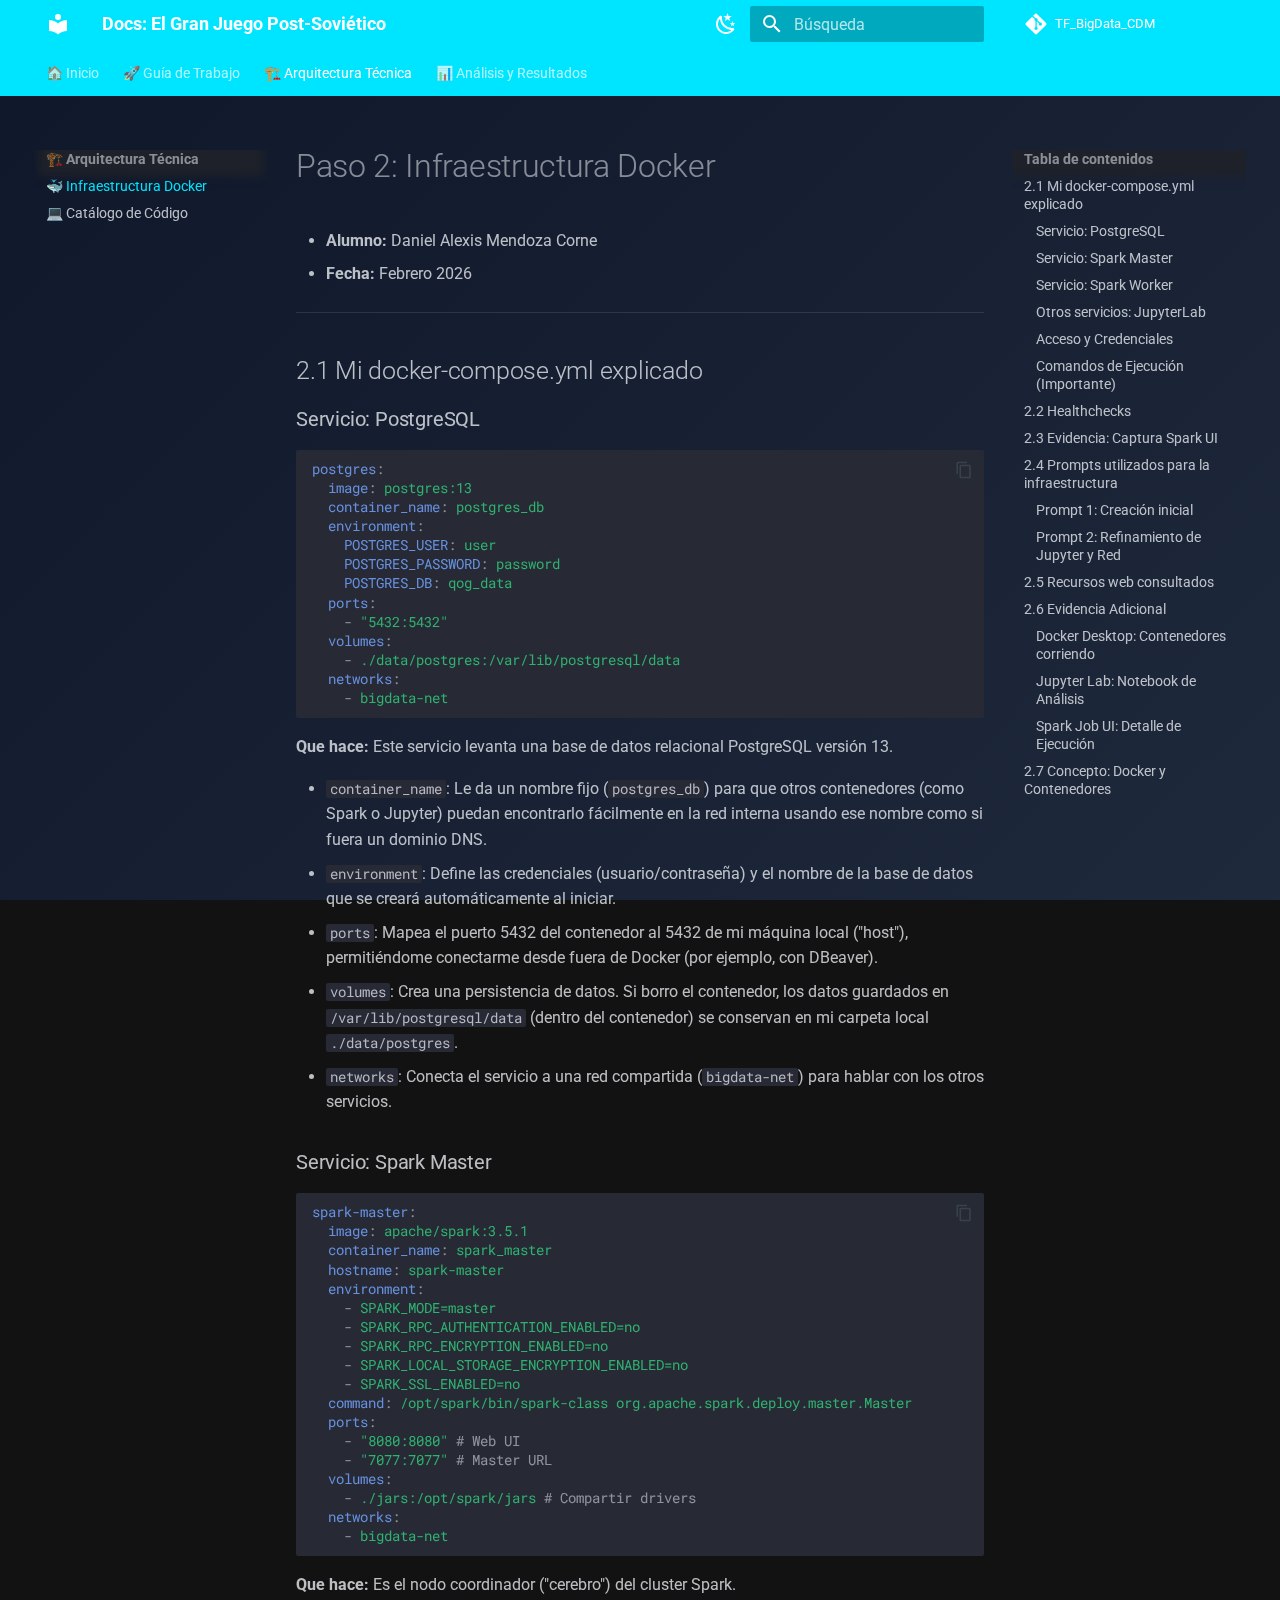
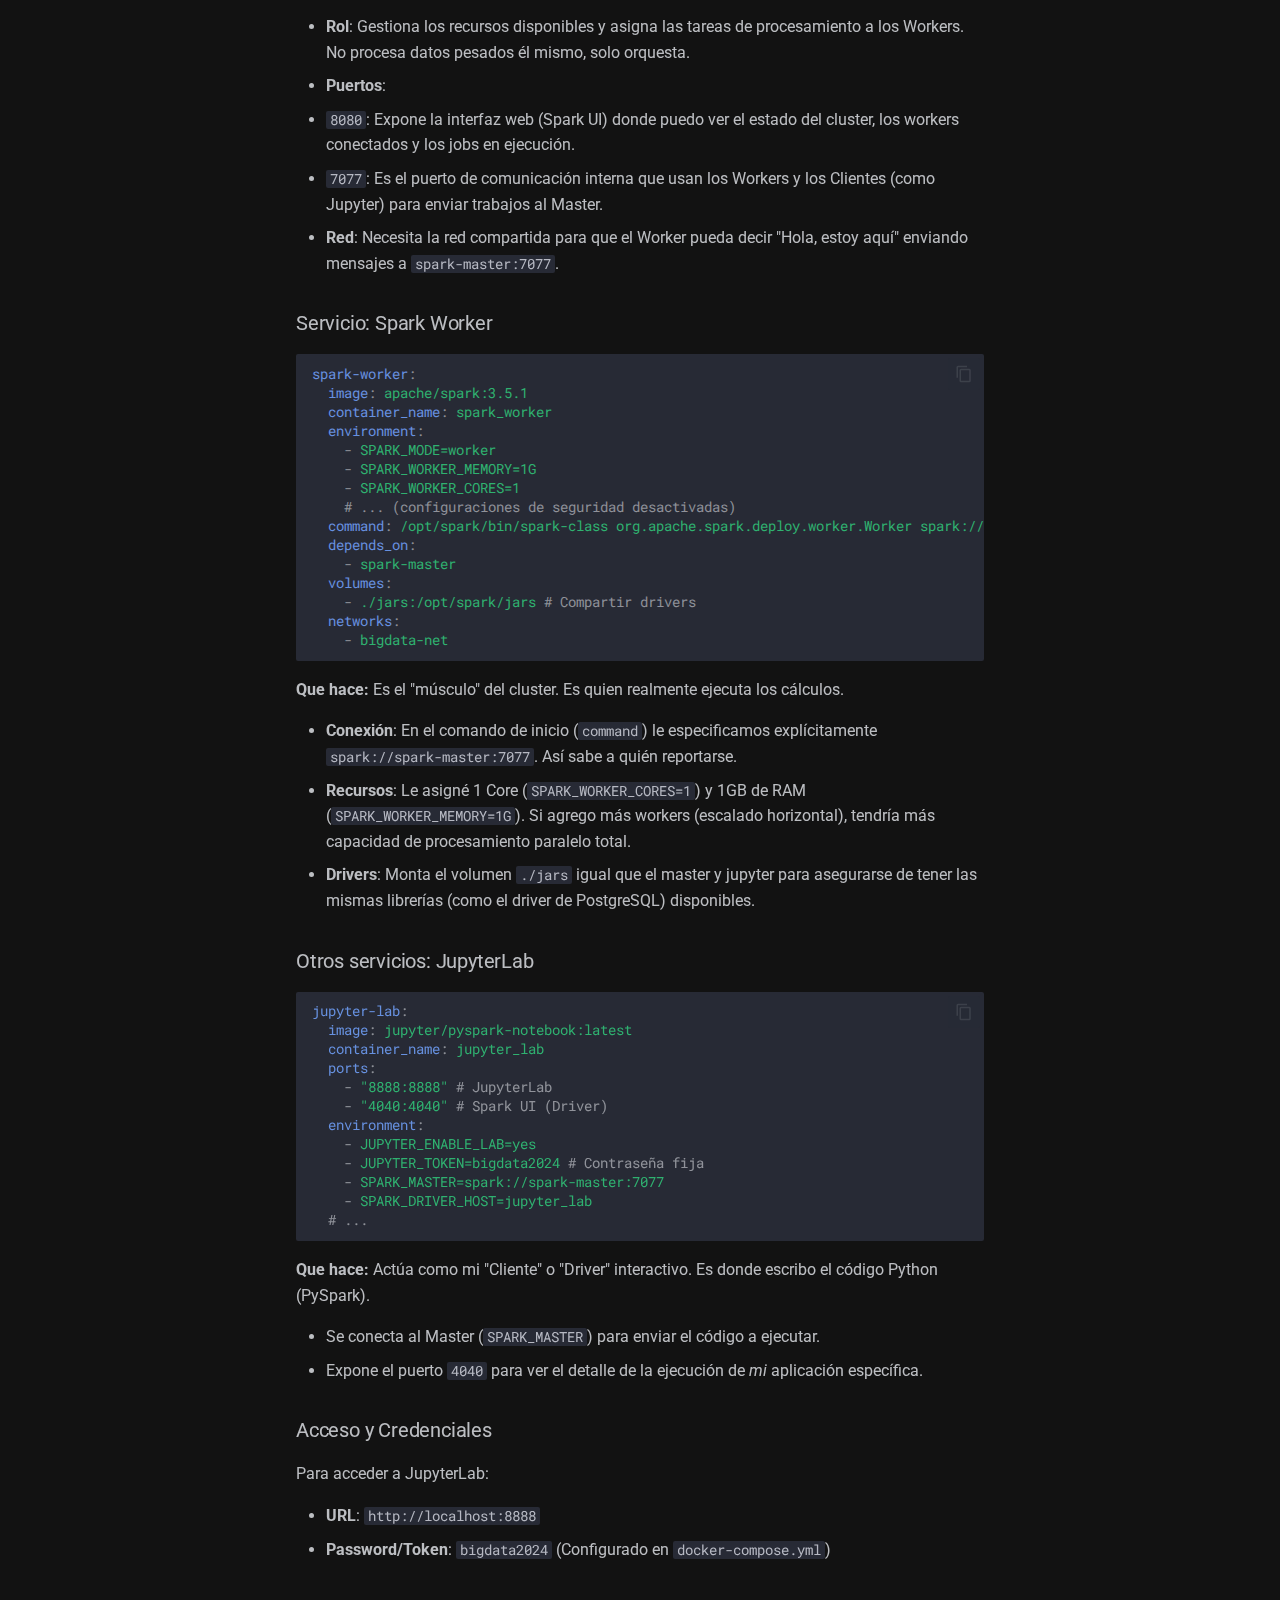
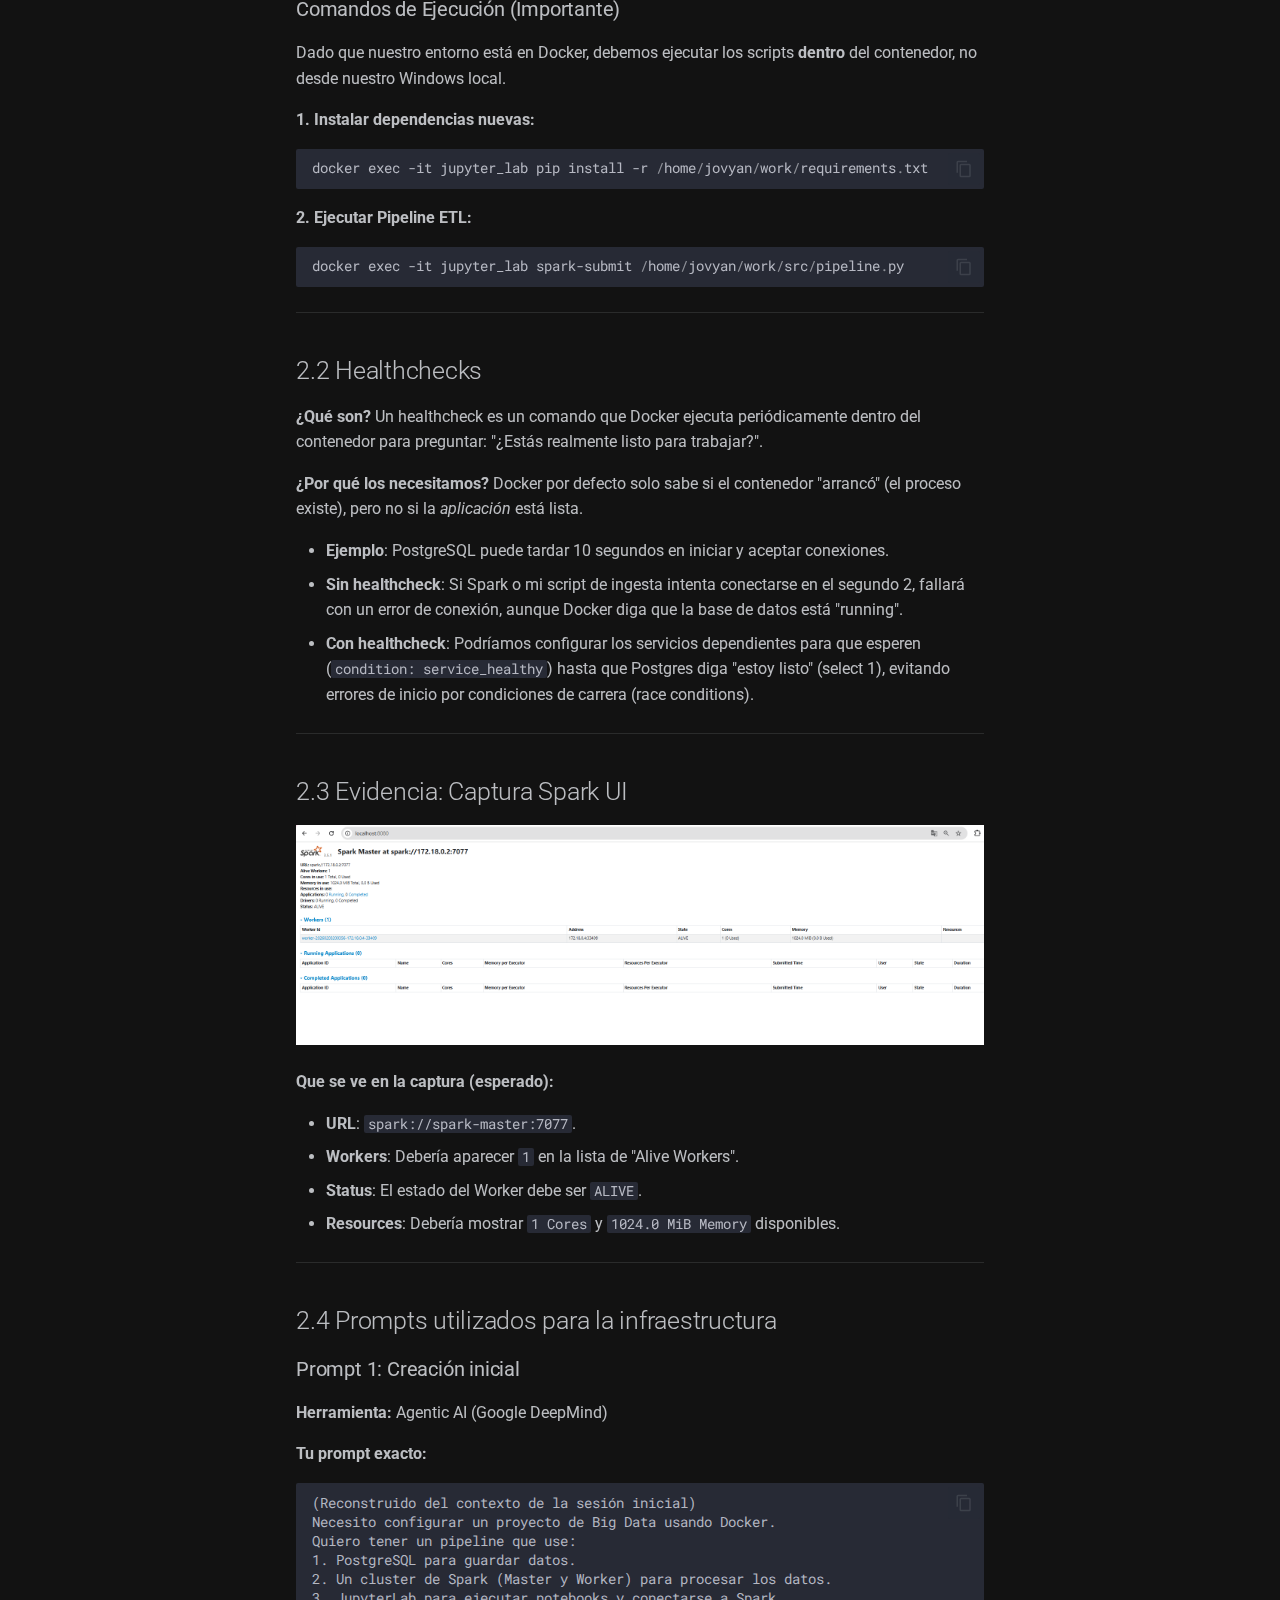
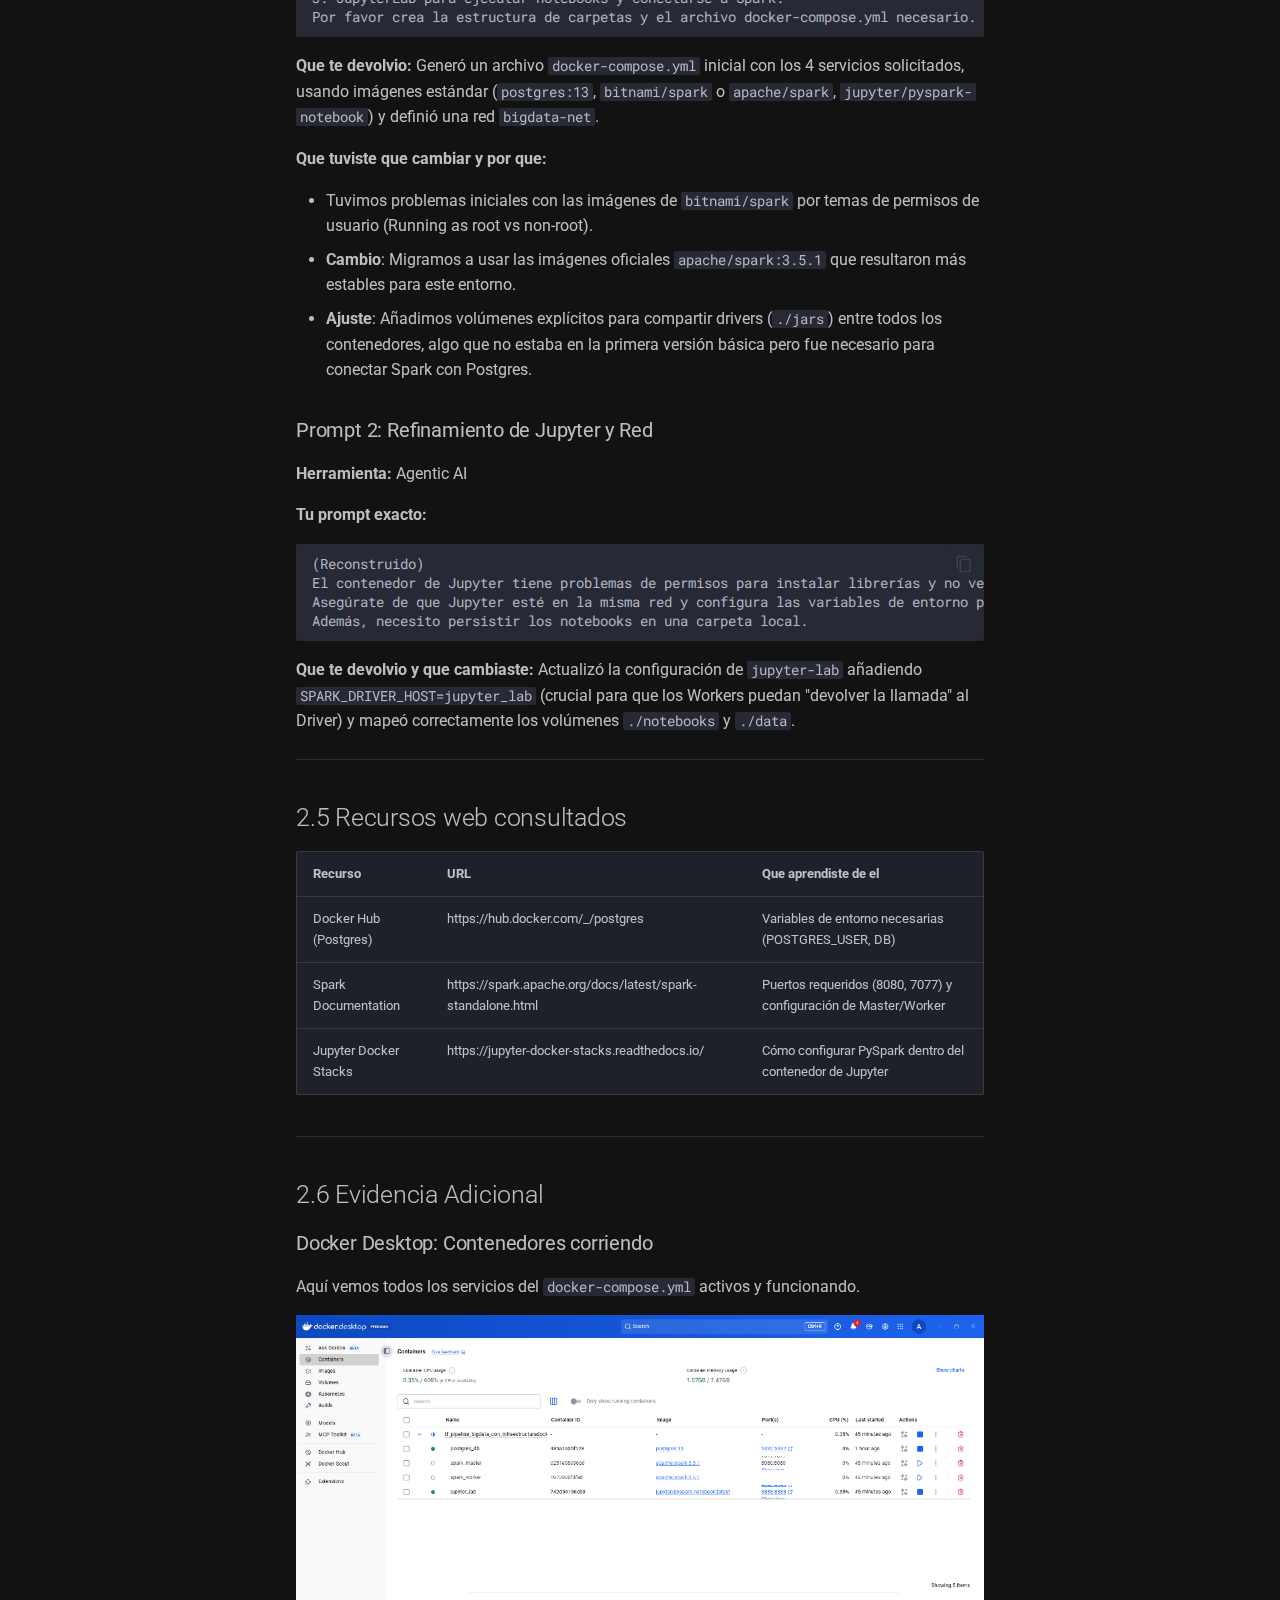
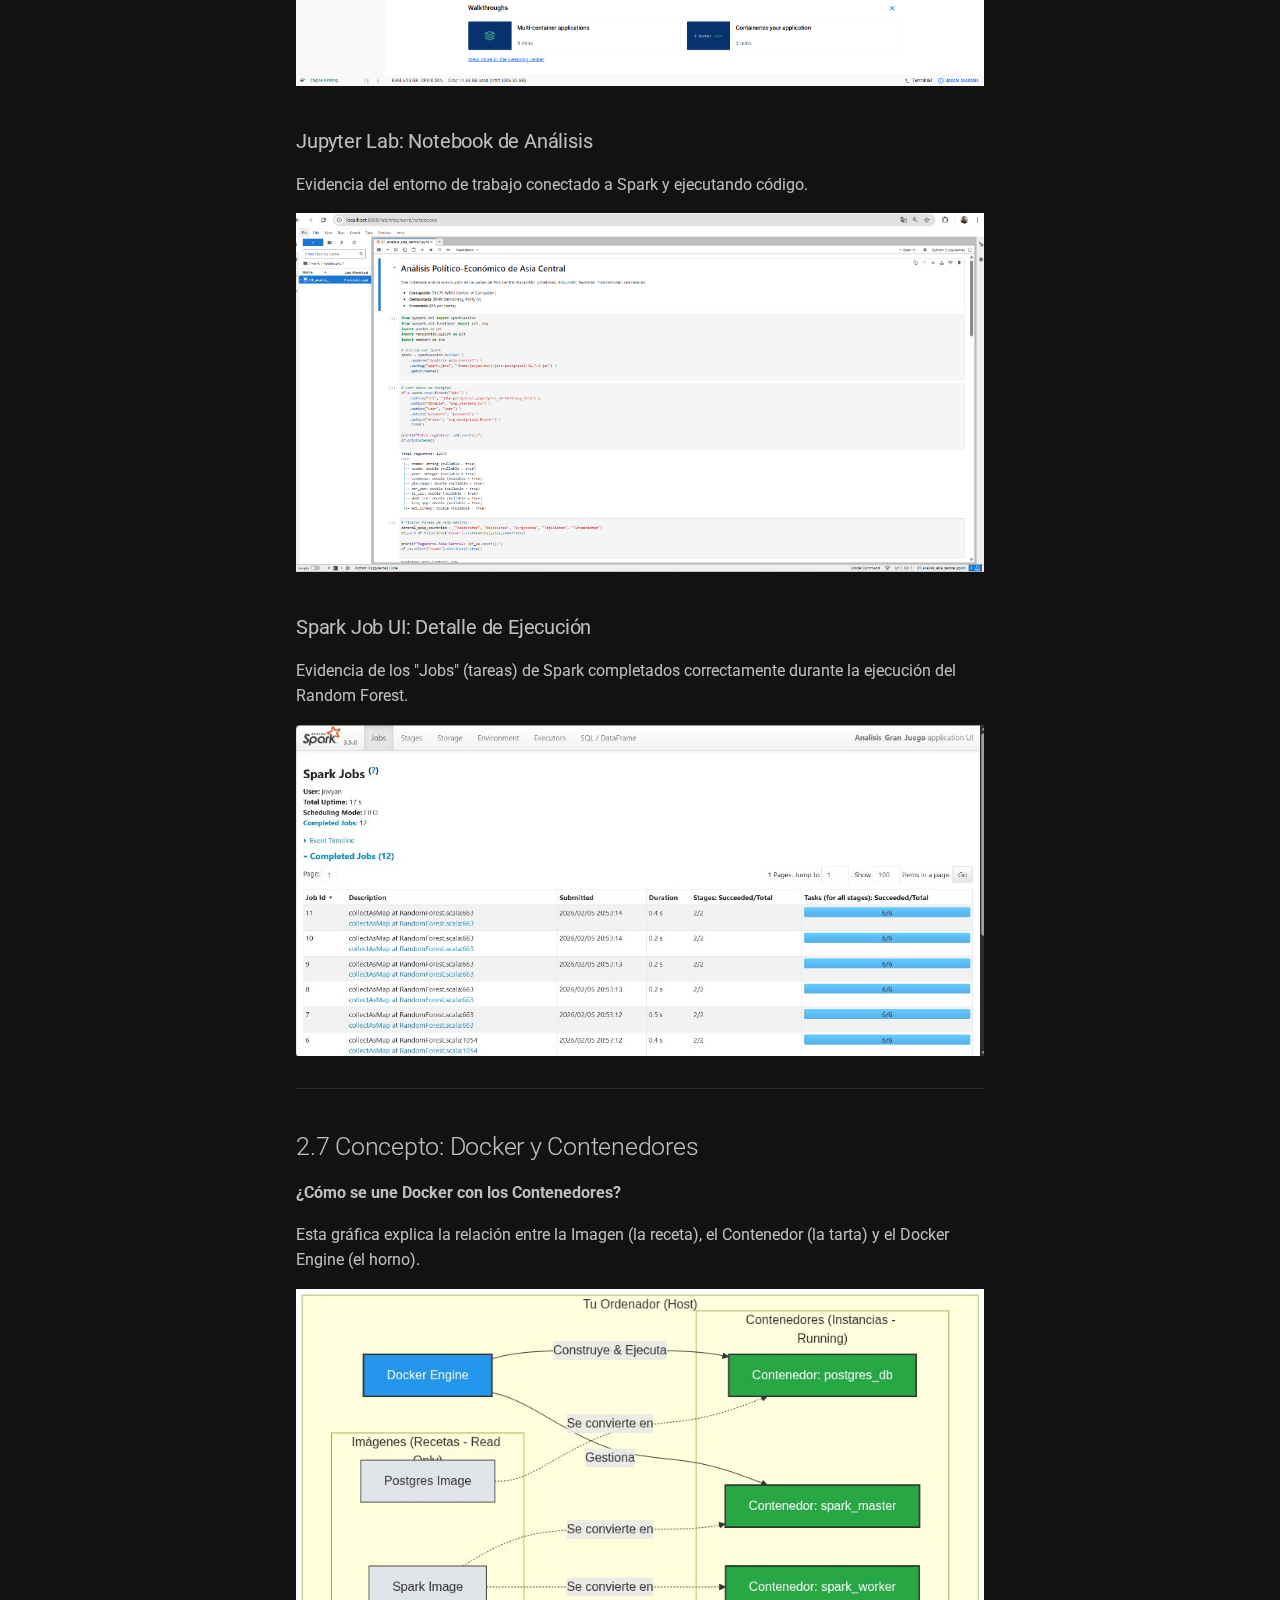
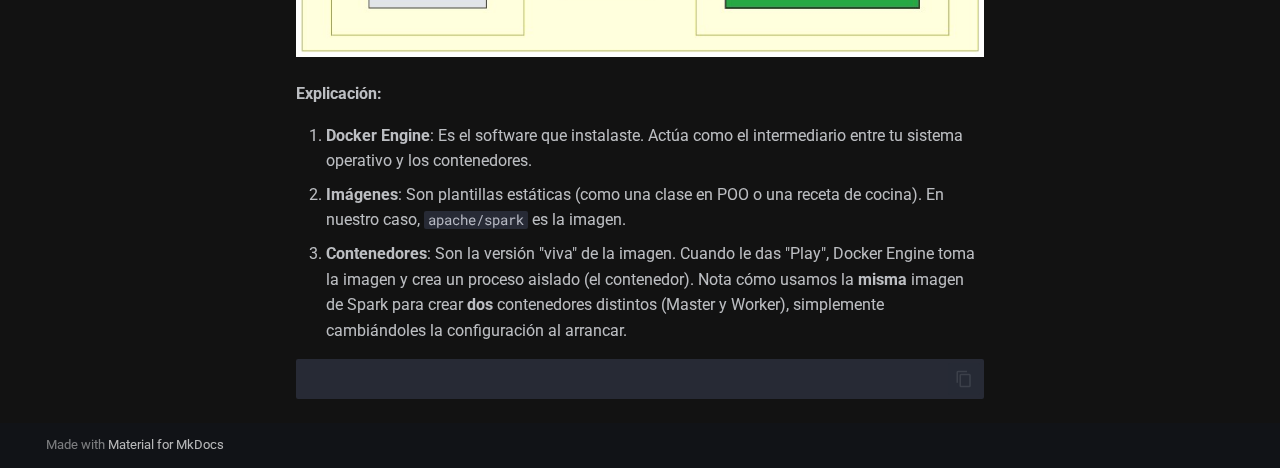
<file: 02_INFRAESTRUCTURA/index.html>
<!DOCTYPE html>

<html class="no-js" lang="es">
<head>
<meta charset="utf-8"/>
<meta content="width=device-width,initial-scale=1" name="viewport"/>
<meta content="Documentación oficial del proyecto de Big Data y Geopolítica." name="description"/>
<meta content="Daniel Alexis Mendoza Corne" name="author"/>
<link href="https://alxz0212.github.io/TF_BigData_CDM/02_INFRAESTRUCTURA/" rel="canonical"/>
<link href="../01_README/" rel="prev"/>
<link href="../05_EXPLICACION_CODIGO/" rel="next"/>
<link href="../assets/images/favicon.png" rel="icon"/>
<meta content="mkdocs-1.6.1, mkdocs-material-9.7.1" name="generator"/>
<title>🐳 Infraestructura Docker - Docs: El Gran Juego Post-Soviético</title>
<link href="../assets/stylesheets/main.484c7ddc.min.css" rel="stylesheet"/>
<link href="../assets/stylesheets/palette.ab4e12ef.min.css" rel="stylesheet"/>
<link crossorigin="" href="https://fonts.gstatic.com" rel="preconnect"/>
<link href="https://fonts.googleapis.com/css?family=Roboto:300,300i,400,400i,700,700i%7CRoboto+Mono:400,400i,700,700i&amp;display=fallback" rel="stylesheet"/>
<style>:root{--md-text-font:"Roboto";--md-code-font:"Roboto Mono"}</style>
<link href="../stylesheets/extra.css" rel="stylesheet"/>
<script>__md_scope=new URL("..",location),__md_hash=e=>[...e].reduce(((e,_)=>(e<<5)-e+_.charCodeAt(0)),0),__md_get=(e,_=localStorage,t=__md_scope)=>JSON.parse(_.getItem(t.pathname+"."+e)),__md_set=(e,_,t=localStorage,a=__md_scope)=>{try{t.setItem(a.pathname+"."+e,JSON.stringify(_))}catch(e){}}</script>
</head>
<body data-md-color-accent="amber" data-md-color-primary="cyan" data-md-color-scheme="slate" dir="ltr">
<input autocomplete="off" class="md-toggle" data-md-toggle="drawer" id="__drawer" type="checkbox"/>
<input autocomplete="off" class="md-toggle" data-md-toggle="search" id="__search" type="checkbox"/>
<label class="md-overlay" for="__drawer"></label>
<div data-md-component="skip">
<a class="md-skip" href="#paso-2-infraestructura-docker">
          Saltar a contenido
        </a>
</div>
<div data-md-component="announce">
</div>
<header class="md-header" data-md-component="header">
<nav aria-label="Cabecera" class="md-header__inner md-grid">
<a aria-label="Docs: El Gran Juego Post-Soviético" class="md-header__button md-logo" data-md-component="logo" href=".." title="Docs: El Gran Juego Post-Soviético">
<svg viewbox="0 0 24 24" xmlns="http://www.w3.org/2000/svg"><path d="M12 8a3 3 0 0 0 3-3 3 3 0 0 0-3-3 3 3 0 0 0-3 3 3 3 0 0 0 3 3m0 3.54C9.64 9.35 6.5 8 3 8v11c3.5 0 6.64 1.35 9 3.54 2.36-2.19 5.5-3.54 9-3.54V8c-3.5 0-6.64 1.35-9 3.54"></path></svg>
</a>
<label class="md-header__button md-icon" for="__drawer">
<svg viewbox="0 0 24 24" xmlns="http://www.w3.org/2000/svg"><path d="M3 6h18v2H3zm0 5h18v2H3zm0 5h18v2H3z"></path></svg>
</label>
<div class="md-header__title" data-md-component="header-title">
<div class="md-header__ellipsis">
<div class="md-header__topic">
<span class="md-ellipsis">
            Docs: El Gran Juego Post-Soviético
          </span>
</div>
<div class="md-header__topic" data-md-component="header-topic">
<span class="md-ellipsis">
            
              🐳 Infraestructura Docker
            
          </span>
</div>
</div>
</div>
<form class="md-header__option" data-md-component="palette">
<input aria-label="Cambiar a modo claro" class="md-option" data-md-color-accent="amber" data-md-color-media="" data-md-color-primary="cyan" data-md-color-scheme="slate" id="__palette_0" name="__palette" type="radio"/>
<label class="md-header__button md-icon" for="__palette_1" hidden="" title="Cambiar a modo claro">
<svg viewbox="0 0 24 24" xmlns="http://www.w3.org/2000/svg"><path d="m17.75 4.09-2.53 1.94.91 3.06-2.63-1.81-2.63 1.81.91-3.06-2.53-1.94L12.44 4l1.06-3 1.06 3zm3.5 6.91-1.64 1.25.59 1.98-1.7-1.17-1.7 1.17.59-1.98L15.75 11l2.06-.05L18.5 9l.69 1.95zm-2.28 4.95c.83-.08 1.72 1.1 1.19 1.85-.32.45-.66.87-1.08 1.27C15.17 23 8.84 23 4.94 19.07c-3.91-3.9-3.91-10.24 0-14.14.4-.4.82-.76 1.27-1.08.75-.53 1.93.36 1.85 1.19-.27 2.86.69 5.83 2.89 8.02a9.96 9.96 0 0 0 8.02 2.89m-1.64 2.02a12.08 12.08 0 0 1-7.8-3.47c-2.17-2.19-3.33-5-3.49-7.82-2.81 3.14-2.7 7.96.31 10.98 3.02 3.01 7.84 3.12 10.98.31"></path></svg>
</label>
<input aria-label="Cambiar a modo oscuro" class="md-option" data-md-color-accent="amber" data-md-color-media="" data-md-color-primary="cyan" data-md-color-scheme="default" id="__palette_1" name="__palette" type="radio"/>
<label class="md-header__button md-icon" for="__palette_0" hidden="" title="Cambiar a modo oscuro">
<svg viewbox="0 0 24 24" xmlns="http://www.w3.org/2000/svg"><path d="M12 7a5 5 0 0 1 5 5 5 5 0 0 1-5 5 5 5 0 0 1-5-5 5 5 0 0 1 5-5m0 2a3 3 0 0 0-3 3 3 3 0 0 0 3 3 3 3 0 0 0 3-3 3 3 0 0 0-3-3m0-7 2.39 3.42C13.65 5.15 12.84 5 12 5s-1.65.15-2.39.42zM3.34 7l4.16-.35A7.2 7.2 0 0 0 5.94 8.5c-.44.74-.69 1.5-.83 2.29zm.02 10 1.76-3.77a7.131 7.131 0 0 0 2.38 4.14zM20.65 7l-1.77 3.79a7.02 7.02 0 0 0-2.38-4.15zm-.01 10-4.14.36c.59-.51 1.12-1.14 1.54-1.86.42-.73.69-1.5.83-2.29zM12 22l-2.41-3.44c.74.27 1.55.44 2.41.44.82 0 1.63-.17 2.37-.44z"></path></svg>
</label>
</form>
<script>var palette=__md_get("__palette");if(palette&&palette.color){if("(prefers-color-scheme)"===palette.color.media){var media=matchMedia("(prefers-color-scheme: light)"),input=document.querySelector(media.matches?"[data-md-color-media='(prefers-color-scheme: light)']":"[data-md-color-media='(prefers-color-scheme: dark)']");palette.color.media=input.getAttribute("data-md-color-media"),palette.color.scheme=input.getAttribute("data-md-color-scheme"),palette.color.primary=input.getAttribute("data-md-color-primary"),palette.color.accent=input.getAttribute("data-md-color-accent")}for(var[key,value]of Object.entries(palette.color))document.body.setAttribute("data-md-color-"+key,value)}</script>
<label class="md-header__button md-icon" for="__search">
<svg viewbox="0 0 24 24" xmlns="http://www.w3.org/2000/svg"><path d="M9.5 3A6.5 6.5 0 0 1 16 9.5c0 1.61-.59 3.09-1.56 4.23l.27.27h.79l5 5-1.5 1.5-5-5v-.79l-.27-.27A6.52 6.52 0 0 1 9.5 16 6.5 6.5 0 0 1 3 9.5 6.5 6.5 0 0 1 9.5 3m0 2C7 5 5 7 5 9.5S7 14 9.5 14 14 12 14 9.5 12 5 9.5 5"></path></svg>
</label>
<div class="md-search" data-md-component="search" role="dialog">
<label class="md-search__overlay" for="__search"></label>
<div class="md-search__inner" role="search">
<form class="md-search__form" name="search">
<input aria-label="Búsqueda" autocapitalize="off" autocomplete="off" autocorrect="off" class="md-search__input" data-md-component="search-query" name="query" placeholder="Búsqueda" required="" spellcheck="false" type="text"/>
<label class="md-search__icon md-icon" for="__search">
<svg viewbox="0 0 24 24" xmlns="http://www.w3.org/2000/svg"><path d="M9.5 3A6.5 6.5 0 0 1 16 9.5c0 1.61-.59 3.09-1.56 4.23l.27.27h.79l5 5-1.5 1.5-5-5v-.79l-.27-.27A6.52 6.52 0 0 1 9.5 16 6.5 6.5 0 0 1 3 9.5 6.5 6.5 0 0 1 9.5 3m0 2C7 5 5 7 5 9.5S7 14 9.5 14 14 12 14 9.5 12 5 9.5 5"></path></svg>
<svg viewbox="0 0 24 24" xmlns="http://www.w3.org/2000/svg"><path d="M20 11v2H8l5.5 5.5-1.42 1.42L4.16 12l7.92-7.92L13.5 5.5 8 11z"></path></svg>
</label>
<nav aria-label="Buscar" class="md-search__options">
<a aria-label="Compartir" class="md-search__icon md-icon" data-clipboard="" data-clipboard-text="" data-md-component="search-share" href="javascript:void(0)" tabindex="-1" title="Compartir">
<svg viewbox="0 0 24 24" xmlns="http://www.w3.org/2000/svg"><path d="M18 16.08c-.76 0-1.44.3-1.96.77L8.91 12.7c.05-.23.09-.46.09-.7s-.04-.47-.09-.7l7.05-4.11c.54.5 1.25.81 2.04.81a3 3 0 0 0 3-3 3 3 0 0 0-3-3 3 3 0 0 0-3 3c0 .24.04.47.09.7L8.04 9.81C7.5 9.31 6.79 9 6 9a3 3 0 0 0-3 3 3 3 0 0 0 3 3c.79 0 1.5-.31 2.04-.81l7.12 4.15c-.05.21-.08.43-.08.66 0 1.61 1.31 2.91 2.92 2.91s2.92-1.3 2.92-2.91A2.92 2.92 0 0 0 18 16.08"></path></svg>
</a>
<button aria-label="Limpiar" class="md-search__icon md-icon" tabindex="-1" title="Limpiar" type="reset">
<svg viewbox="0 0 24 24" xmlns="http://www.w3.org/2000/svg"><path d="M19 6.41 17.59 5 12 10.59 6.41 5 5 6.41 10.59 12 5 17.59 6.41 19 12 13.41 17.59 19 19 17.59 13.41 12z"></path></svg>
</button>
</nav>
</form>
<div class="md-search__output">
<div class="md-search__scrollwrap" data-md-scrollfix="" tabindex="0">
<div class="md-search-result" data-md-component="search-result">
<div class="md-search-result__meta">
            Inicializando búsqueda
          </div>
<ol class="md-search-result__list" role="presentation"></ol>
</div>
</div>
</div>
</div>
</div>
<div class="md-header__source">
<a class="md-source" data-md-component="source" href="https://github.com/alxz0212/TF_BigData_CDM" title="Ir al repositorio">
<div class="md-source__icon md-icon">
<svg viewbox="0 0 448 512" xmlns="http://www.w3.org/2000/svg"><!--! Font Awesome Free 7.1.0 by @fontawesome - https://fontawesome.com License - https://fontawesome.com/license/free (Icons: CC BY 4.0, Fonts: SIL OFL 1.1, Code: MIT License) Copyright 2025 Fonticons, Inc.--><path d="M439.6 236.1 244 40.5c-5.4-5.5-12.8-8.5-20.4-8.5s-15 3-20.4 8.4L162.5 81l51.5 51.5c27.1-9.1 52.7 16.8 43.4 43.7l49.7 49.7c34.2-11.8 61.2 31 35.5 56.7-26.5 26.5-70.2-2.9-56-37.3L240.3 199v121.9c25.3 12.5 22.3 41.8 9.1 55-6.4 6.4-15.2 10.1-24.3 10.1s-17.8-3.6-24.3-10.1c-17.6-17.6-11.1-46.9 11.2-56v-123c-20.8-8.5-24.6-30.7-18.6-45L142.6 101 8.5 235.1C3 240.6 0 247.9 0 255.5s3 15 8.5 20.4l195.6 195.7c5.4 5.4 12.7 8.4 20.4 8.4s15-3 20.4-8.4l194.7-194.7c5.4-5.4 8.4-12.8 8.4-20.4s-3-15-8.4-20.4"></path></svg>
</div>
<div class="md-source__repository">
    TF_BigData_CDM
  </div>
</a>
</div>
</nav>
</header>
<div class="md-container" data-md-component="container">
<nav aria-label="Pestañas" class="md-tabs" data-md-component="tabs">
<div class="md-grid">
<ul class="md-tabs__list">
<li class="md-tabs__item">
<a class="md-tabs__link" href="..">
        
  
  
    
  
  🏠 Inicio

      </a>
</li>
<li class="md-tabs__item">
<a class="md-tabs__link" href="../01_README/">
        
  
  
    
  
  🚀 Guía de Trabajo

      </a>
</li>
<li class="md-tabs__item md-tabs__item--active">
<a class="md-tabs__link" href="./">
          
  
  
  🏗️ Arquitectura Técnica

        </a>
</li>
<li class="md-tabs__item">
<a class="md-tabs__link" href="../03_RESULTADOS/">
          
  
  
  📊 Análisis y Resultados

        </a>
</li>
</ul>
</div>
</nav>
<main class="md-main" data-md-component="main">
<div class="md-main__inner md-grid">
<div class="md-sidebar md-sidebar--primary" data-md-component="sidebar" data-md-type="navigation">
<div class="md-sidebar__scrollwrap">
<div class="md-sidebar__inner">
<nav aria-label="Navegación" class="md-nav md-nav--primary md-nav--lifted" data-md-level="0">
<label class="md-nav__title" for="__drawer">
<a aria-label="Docs: El Gran Juego Post-Soviético" class="md-nav__button md-logo" data-md-component="logo" href=".." title="Docs: El Gran Juego Post-Soviético">
<svg viewbox="0 0 24 24" xmlns="http://www.w3.org/2000/svg"><path d="M12 8a3 3 0 0 0 3-3 3 3 0 0 0-3-3 3 3 0 0 0-3 3 3 3 0 0 0 3 3m0 3.54C9.64 9.35 6.5 8 3 8v11c3.5 0 6.64 1.35 9 3.54 2.36-2.19 5.5-3.54 9-3.54V8c-3.5 0-6.64 1.35-9 3.54"></path></svg>
</a>
    Docs: El Gran Juego Post-Soviético
  </label>
<div class="md-nav__source">
<a class="md-source" data-md-component="source" href="https://github.com/alxz0212/TF_BigData_CDM" title="Ir al repositorio">
<div class="md-source__icon md-icon">
<svg viewbox="0 0 448 512" xmlns="http://www.w3.org/2000/svg"><!--! Font Awesome Free 7.1.0 by @fontawesome - https://fontawesome.com License - https://fontawesome.com/license/free (Icons: CC BY 4.0, Fonts: SIL OFL 1.1, Code: MIT License) Copyright 2025 Fonticons, Inc.--><path d="M439.6 236.1 244 40.5c-5.4-5.5-12.8-8.5-20.4-8.5s-15 3-20.4 8.4L162.5 81l51.5 51.5c27.1-9.1 52.7 16.8 43.4 43.7l49.7 49.7c34.2-11.8 61.2 31 35.5 56.7-26.5 26.5-70.2-2.9-56-37.3L240.3 199v121.9c25.3 12.5 22.3 41.8 9.1 55-6.4 6.4-15.2 10.1-24.3 10.1s-17.8-3.6-24.3-10.1c-17.6-17.6-11.1-46.9 11.2-56v-123c-20.8-8.5-24.6-30.7-18.6-45L142.6 101 8.5 235.1C3 240.6 0 247.9 0 255.5s3 15 8.5 20.4l195.6 195.7c5.4 5.4 12.7 8.4 20.4 8.4s15-3 20.4-8.4l194.7-194.7c5.4-5.4 8.4-12.8 8.4-20.4s-3-15-8.4-20.4"></path></svg>
</div>
<div class="md-source__repository">
    TF_BigData_CDM
  </div>
</a>
</div>
<ul class="md-nav__list" data-md-scrollfix="">
<li class="md-nav__item">
<a class="md-nav__link" href="..">
<span class="md-ellipsis">
    
  
    🏠 Inicio
  

    
  </span>
</a>
</li>
<li class="md-nav__item">
<a class="md-nav__link" href="../01_README/">
<span class="md-ellipsis">
    
  
    🚀 Guía de Trabajo
  

    
  </span>
</a>
</li>
<li class="md-nav__item md-nav__item--active md-nav__item--section md-nav__item--nested">
<input checked="" class="md-nav__toggle md-toggle" id="__nav_3" type="checkbox"/>
<label class="md-nav__link" for="__nav_3" id="__nav_3_label" tabindex="">
<span class="md-ellipsis">
    
  
    🏗️ Arquitectura Técnica
  

    
  </span>
<span class="md-nav__icon md-icon"></span>
</label>
<nav aria-expanded="true" aria-labelledby="__nav_3_label" class="md-nav" data-md-level="1">
<label class="md-nav__title" for="__nav_3">
<span class="md-nav__icon md-icon"></span>
            
  
    🏗️ Arquitectura Técnica
  

          </label>
<ul class="md-nav__list" data-md-scrollfix="">
<li class="md-nav__item md-nav__item--active">
<input class="md-nav__toggle md-toggle" id="__toc" type="checkbox"/>
<label class="md-nav__link md-nav__link--active" for="__toc">
<span class="md-ellipsis">
    
  
    🐳 Infraestructura Docker
  

    
  </span>
<span class="md-nav__icon md-icon"></span>
</label>
<a class="md-nav__link md-nav__link--active" href="./">
<span class="md-ellipsis">
    
  
    🐳 Infraestructura Docker
  

    
  </span>
</a>
<nav aria-label="Tabla de contenidos" class="md-nav md-nav--secondary">
<label class="md-nav__title" for="__toc">
<span class="md-nav__icon md-icon"></span>
      Tabla de contenidos
    </label>
<ul class="md-nav__list" data-md-component="toc" data-md-scrollfix="">
<li class="md-nav__item">
<a class="md-nav__link" href="#21-mi-docker-composeyml-explicado">
<span class="md-ellipsis">
      
        2.1 Mi docker-compose.yml explicado
      
    </span>
</a>
<nav aria-label="2.1 Mi docker-compose.yml explicado" class="md-nav">
<ul class="md-nav__list">
<li class="md-nav__item">
<a class="md-nav__link" href="#servicio-postgresql">
<span class="md-ellipsis">
      
        Servicio: PostgreSQL
      
    </span>
</a>
</li>
<li class="md-nav__item">
<a class="md-nav__link" href="#servicio-spark-master">
<span class="md-ellipsis">
      
        Servicio: Spark Master
      
    </span>
</a>
</li>
<li class="md-nav__item">
<a class="md-nav__link" href="#servicio-spark-worker">
<span class="md-ellipsis">
      
        Servicio: Spark Worker
      
    </span>
</a>
</li>
<li class="md-nav__item">
<a class="md-nav__link" href="#otros-servicios-jupyterlab">
<span class="md-ellipsis">
      
        Otros servicios: JupyterLab
      
    </span>
</a>
</li>
<li class="md-nav__item">
<a class="md-nav__link" href="#acceso-y-credenciales">
<span class="md-ellipsis">
      
        Acceso y Credenciales
      
    </span>
</a>
</li>
<li class="md-nav__item">
<a class="md-nav__link" href="#comandos-de-ejecucion-importante">
<span class="md-ellipsis">
      
        Comandos de Ejecución (Importante)
      
    </span>
</a>
</li>
</ul>
</nav>
</li>
<li class="md-nav__item">
<a class="md-nav__link" href="#22-healthchecks">
<span class="md-ellipsis">
      
        2.2 Healthchecks
      
    </span>
</a>
</li>
<li class="md-nav__item">
<a class="md-nav__link" href="#23-evidencia-captura-spark-ui">
<span class="md-ellipsis">
      
        2.3 Evidencia: Captura Spark UI
      
    </span>
</a>
</li>
<li class="md-nav__item">
<a class="md-nav__link" href="#24-prompts-utilizados-para-la-infraestructura">
<span class="md-ellipsis">
      
        2.4 Prompts utilizados para la infraestructura
      
    </span>
</a>
<nav aria-label="2.4 Prompts utilizados para la infraestructura" class="md-nav">
<ul class="md-nav__list">
<li class="md-nav__item">
<a class="md-nav__link" href="#prompt-1-creacion-inicial">
<span class="md-ellipsis">
      
        Prompt 1: Creación inicial
      
    </span>
</a>
</li>
<li class="md-nav__item">
<a class="md-nav__link" href="#prompt-2-refinamiento-de-jupyter-y-red">
<span class="md-ellipsis">
      
        Prompt 2: Refinamiento de Jupyter y Red
      
    </span>
</a>
</li>
</ul>
</nav>
</li>
<li class="md-nav__item">
<a class="md-nav__link" href="#25-recursos-web-consultados">
<span class="md-ellipsis">
      
        2.5 Recursos web consultados
      
    </span>
</a>
</li>
<li class="md-nav__item">
<a class="md-nav__link" href="#26-evidencia-adicional">
<span class="md-ellipsis">
      
        2.6 Evidencia Adicional
      
    </span>
</a>
<nav aria-label="2.6 Evidencia Adicional" class="md-nav">
<ul class="md-nav__list">
<li class="md-nav__item">
<a class="md-nav__link" href="#docker-desktop-contenedores-corriendo">
<span class="md-ellipsis">
      
        Docker Desktop: Contenedores corriendo
      
    </span>
</a>
</li>
<li class="md-nav__item">
<a class="md-nav__link" href="#jupyter-lab-notebook-de-analisis">
<span class="md-ellipsis">
      
        Jupyter Lab: Notebook de Análisis
      
    </span>
</a>
</li>
<li class="md-nav__item">
<a class="md-nav__link" href="#spark-job-ui-detalle-de-ejecucion">
<span class="md-ellipsis">
      
        Spark Job UI: Detalle de Ejecución
      
    </span>
</a>
</li>
</ul>
</nav>
</li>
<li class="md-nav__item">
<a class="md-nav__link" href="#27-concepto-docker-y-contenedores">
<span class="md-ellipsis">
      
        2.7 Concepto: Docker y Contenedores
      
    </span>
</a>
</li>
</ul>
</nav>
</li>
<li class="md-nav__item">
<a class="md-nav__link" href="../05_EXPLICACION_CODIGO/">
<span class="md-ellipsis">
    
  
    💻 Catálogo de Código
  

    
  </span>
</a>
</li>
</ul>
</nav>
</li>
<li class="md-nav__item md-nav__item--nested">
<input class="md-nav__toggle md-toggle md-toggle--indeterminate" id="__nav_4" type="checkbox"/>
<label class="md-nav__link" for="__nav_4" id="__nav_4_label" tabindex="0">
<span class="md-ellipsis">
    
  
    📊 Análisis y Resultados
  

    
  </span>
<span class="md-nav__icon md-icon"></span>
</label>
<nav aria-expanded="false" aria-labelledby="__nav_4_label" class="md-nav" data-md-level="1">
<label class="md-nav__title" for="__nav_4">
<span class="md-nav__icon md-icon"></span>
            
  
    📊 Análisis y Resultados
  

          </label>
<ul class="md-nav__list" data-md-scrollfix="">
<li class="md-nav__item">
<a class="md-nav__link" href="../03_RESULTADOS/">
<span class="md-ellipsis">
    
  
    📈 Hallazgos del Proyecto
  

    
  </span>
</a>
</li>
<li class="md-nav__item">
<a class="md-nav__link" href="../04_REFLEXION_IA/">
<span class="md-ellipsis">
    
  
    🧠 Reflexión IA
  

    
  </span>
</a>
</li>
<li class="md-nav__item">
<a class="md-nav__link" href="../06_RESPUESTAS/">
<span class="md-ellipsis">
    
  
    📝 Cuestionario Final
  

    
  </span>
</a>
</li>
</ul>
</nav>
</li>
</ul>
</nav>
</div>
</div>
</div>
<div class="md-sidebar md-sidebar--secondary" data-md-component="sidebar" data-md-type="toc">
<div class="md-sidebar__scrollwrap">
<div class="md-sidebar__inner">
<nav aria-label="Tabla de contenidos" class="md-nav md-nav--secondary">
<label class="md-nav__title" for="__toc">
<span class="md-nav__icon md-icon"></span>
      Tabla de contenidos
    </label>
<ul class="md-nav__list" data-md-component="toc" data-md-scrollfix="">
<li class="md-nav__item">
<a class="md-nav__link" href="#21-mi-docker-composeyml-explicado">
<span class="md-ellipsis">
      
        2.1 Mi docker-compose.yml explicado
      
    </span>
</a>
<nav aria-label="2.1 Mi docker-compose.yml explicado" class="md-nav">
<ul class="md-nav__list">
<li class="md-nav__item">
<a class="md-nav__link" href="#servicio-postgresql">
<span class="md-ellipsis">
      
        Servicio: PostgreSQL
      
    </span>
</a>
</li>
<li class="md-nav__item">
<a class="md-nav__link" href="#servicio-spark-master">
<span class="md-ellipsis">
      
        Servicio: Spark Master
      
    </span>
</a>
</li>
<li class="md-nav__item">
<a class="md-nav__link" href="#servicio-spark-worker">
<span class="md-ellipsis">
      
        Servicio: Spark Worker
      
    </span>
</a>
</li>
<li class="md-nav__item">
<a class="md-nav__link" href="#otros-servicios-jupyterlab">
<span class="md-ellipsis">
      
        Otros servicios: JupyterLab
      
    </span>
</a>
</li>
<li class="md-nav__item">
<a class="md-nav__link" href="#acceso-y-credenciales">
<span class="md-ellipsis">
      
        Acceso y Credenciales
      
    </span>
</a>
</li>
<li class="md-nav__item">
<a class="md-nav__link" href="#comandos-de-ejecucion-importante">
<span class="md-ellipsis">
      
        Comandos de Ejecución (Importante)
      
    </span>
</a>
</li>
</ul>
</nav>
</li>
<li class="md-nav__item">
<a class="md-nav__link" href="#22-healthchecks">
<span class="md-ellipsis">
      
        2.2 Healthchecks
      
    </span>
</a>
</li>
<li class="md-nav__item">
<a class="md-nav__link" href="#23-evidencia-captura-spark-ui">
<span class="md-ellipsis">
      
        2.3 Evidencia: Captura Spark UI
      
    </span>
</a>
</li>
<li class="md-nav__item">
<a class="md-nav__link" href="#24-prompts-utilizados-para-la-infraestructura">
<span class="md-ellipsis">
      
        2.4 Prompts utilizados para la infraestructura
      
    </span>
</a>
<nav aria-label="2.4 Prompts utilizados para la infraestructura" class="md-nav">
<ul class="md-nav__list">
<li class="md-nav__item">
<a class="md-nav__link" href="#prompt-1-creacion-inicial">
<span class="md-ellipsis">
      
        Prompt 1: Creación inicial
      
    </span>
</a>
</li>
<li class="md-nav__item">
<a class="md-nav__link" href="#prompt-2-refinamiento-de-jupyter-y-red">
<span class="md-ellipsis">
      
        Prompt 2: Refinamiento de Jupyter y Red
      
    </span>
</a>
</li>
</ul>
</nav>
</li>
<li class="md-nav__item">
<a class="md-nav__link" href="#25-recursos-web-consultados">
<span class="md-ellipsis">
      
        2.5 Recursos web consultados
      
    </span>
</a>
</li>
<li class="md-nav__item">
<a class="md-nav__link" href="#26-evidencia-adicional">
<span class="md-ellipsis">
      
        2.6 Evidencia Adicional
      
    </span>
</a>
<nav aria-label="2.6 Evidencia Adicional" class="md-nav">
<ul class="md-nav__list">
<li class="md-nav__item">
<a class="md-nav__link" href="#docker-desktop-contenedores-corriendo">
<span class="md-ellipsis">
      
        Docker Desktop: Contenedores corriendo
      
    </span>
</a>
</li>
<li class="md-nav__item">
<a class="md-nav__link" href="#jupyter-lab-notebook-de-analisis">
<span class="md-ellipsis">
      
        Jupyter Lab: Notebook de Análisis
      
    </span>
</a>
</li>
<li class="md-nav__item">
<a class="md-nav__link" href="#spark-job-ui-detalle-de-ejecucion">
<span class="md-ellipsis">
      
        Spark Job UI: Detalle de Ejecución
      
    </span>
</a>
</li>
</ul>
</nav>
</li>
<li class="md-nav__item">
<a class="md-nav__link" href="#27-concepto-docker-y-contenedores">
<span class="md-ellipsis">
      
        2.7 Concepto: Docker y Contenedores
      
    </span>
</a>
</li>
</ul>
</nav>
</div>
</div>
</div>
<div class="md-content" data-md-component="content">
<article class="md-content__inner md-typeset">
<h1 id="paso-2-infraestructura-docker">Paso 2: Infraestructura Docker</h1>
<ul>
<li><strong>Alumno:</strong> Daniel Alexis Mendoza Corne</li>
<li><strong>Fecha:</strong> Febrero 2026</li>
</ul>
<hr/>
<h2 id="21-mi-docker-composeyml-explicado">2.1 Mi docker-compose.yml explicado</h2>
<h3 id="servicio-postgresql">Servicio: PostgreSQL</h3>
<div class="highlight"><pre><span></span><code><a href="#__codelineno-0-1" id="__codelineno-0-1" name="__codelineno-0-1"></a><span class="nt">postgres</span><span class="p">:</span>
<a href="#__codelineno-0-2" id="__codelineno-0-2" name="__codelineno-0-2"></a><span class="w">  </span><span class="nt">image</span><span class="p">:</span><span class="w"> </span><span class="l l-Scalar l-Scalar-Plain">postgres:13</span>
<a href="#__codelineno-0-3" id="__codelineno-0-3" name="__codelineno-0-3"></a><span class="w">  </span><span class="nt">container_name</span><span class="p">:</span><span class="w"> </span><span class="l l-Scalar l-Scalar-Plain">postgres_db</span>
<a href="#__codelineno-0-4" id="__codelineno-0-4" name="__codelineno-0-4"></a><span class="w">  </span><span class="nt">environment</span><span class="p">:</span>
<a href="#__codelineno-0-5" id="__codelineno-0-5" name="__codelineno-0-5"></a><span class="w">    </span><span class="nt">POSTGRES_USER</span><span class="p">:</span><span class="w"> </span><span class="l l-Scalar l-Scalar-Plain">user</span>
<a href="#__codelineno-0-6" id="__codelineno-0-6" name="__codelineno-0-6"></a><span class="w">    </span><span class="nt">POSTGRES_PASSWORD</span><span class="p">:</span><span class="w"> </span><span class="l l-Scalar l-Scalar-Plain">password</span>
<a href="#__codelineno-0-7" id="__codelineno-0-7" name="__codelineno-0-7"></a><span class="w">    </span><span class="nt">POSTGRES_DB</span><span class="p">:</span><span class="w"> </span><span class="l l-Scalar l-Scalar-Plain">qog_data</span>
<a href="#__codelineno-0-8" id="__codelineno-0-8" name="__codelineno-0-8"></a><span class="w">  </span><span class="nt">ports</span><span class="p">:</span>
<a href="#__codelineno-0-9" id="__codelineno-0-9" name="__codelineno-0-9"></a><span class="w">    </span><span class="p p-Indicator">-</span><span class="w"> </span><span class="s">"5432:5432"</span>
<a href="#__codelineno-0-10" id="__codelineno-0-10" name="__codelineno-0-10"></a><span class="w">  </span><span class="nt">volumes</span><span class="p">:</span>
<a href="#__codelineno-0-11" id="__codelineno-0-11" name="__codelineno-0-11"></a><span class="w">    </span><span class="p p-Indicator">-</span><span class="w"> </span><span class="l l-Scalar l-Scalar-Plain">./data/postgres:/var/lib/postgresql/data</span>
<a href="#__codelineno-0-12" id="__codelineno-0-12" name="__codelineno-0-12"></a><span class="w">  </span><span class="nt">networks</span><span class="p">:</span>
<a href="#__codelineno-0-13" id="__codelineno-0-13" name="__codelineno-0-13"></a><span class="w">    </span><span class="p p-Indicator">-</span><span class="w"> </span><span class="l l-Scalar l-Scalar-Plain">bigdata-net</span>
</code></pre></div>
<p><strong>Que hace:</strong>
Este servicio levanta una base de datos relacional PostgreSQL versión 13.</p>
<ul>
<li><code>container_name</code>: Le da un nombre fijo (<code>postgres_db</code>) para que otros contenedores (como Spark o Jupyter) puedan encontrarlo fácilmente en la red interna usando ese nombre como si fuera un dominio DNS.</li>
<li><code>environment</code>: Define las credenciales (usuario/contraseña) y el nombre de la base de datos que se creará automáticamente al iniciar.</li>
<li><code>ports</code>: Mapea el puerto 5432 del contenedor al 5432 de mi máquina local ("host"), permitiéndome conectarme desde fuera de Docker (por ejemplo, con DBeaver).</li>
<li><code>volumes</code>: Crea una persistencia de datos. Si borro el contenedor, los datos guardados en <code>/var/lib/postgresql/data</code> (dentro del contenedor) se conservan en mi carpeta local <code>./data/postgres</code>.</li>
<li><code>networks</code>: Conecta el servicio a una red compartida (<code>bigdata-net</code>) para hablar con los otros servicios.</li>
</ul>
<h3 id="servicio-spark-master">Servicio: Spark Master</h3>
<div class="highlight"><pre><span></span><code><a href="#__codelineno-1-1" id="__codelineno-1-1" name="__codelineno-1-1"></a><span class="nt">spark-master</span><span class="p">:</span>
<a href="#__codelineno-1-2" id="__codelineno-1-2" name="__codelineno-1-2"></a><span class="w">  </span><span class="nt">image</span><span class="p">:</span><span class="w"> </span><span class="l l-Scalar l-Scalar-Plain">apache/spark:3.5.1</span>
<a href="#__codelineno-1-3" id="__codelineno-1-3" name="__codelineno-1-3"></a><span class="w">  </span><span class="nt">container_name</span><span class="p">:</span><span class="w"> </span><span class="l l-Scalar l-Scalar-Plain">spark_master</span>
<a href="#__codelineno-1-4" id="__codelineno-1-4" name="__codelineno-1-4"></a><span class="w">  </span><span class="nt">hostname</span><span class="p">:</span><span class="w"> </span><span class="l l-Scalar l-Scalar-Plain">spark-master</span>
<a href="#__codelineno-1-5" id="__codelineno-1-5" name="__codelineno-1-5"></a><span class="w">  </span><span class="nt">environment</span><span class="p">:</span>
<a href="#__codelineno-1-6" id="__codelineno-1-6" name="__codelineno-1-6"></a><span class="w">    </span><span class="p p-Indicator">-</span><span class="w"> </span><span class="l l-Scalar l-Scalar-Plain">SPARK_MODE=master</span>
<a href="#__codelineno-1-7" id="__codelineno-1-7" name="__codelineno-1-7"></a><span class="w">    </span><span class="p p-Indicator">-</span><span class="w"> </span><span class="l l-Scalar l-Scalar-Plain">SPARK_RPC_AUTHENTICATION_ENABLED=no</span>
<a href="#__codelineno-1-8" id="__codelineno-1-8" name="__codelineno-1-8"></a><span class="w">    </span><span class="p p-Indicator">-</span><span class="w"> </span><span class="l l-Scalar l-Scalar-Plain">SPARK_RPC_ENCRYPTION_ENABLED=no</span>
<a href="#__codelineno-1-9" id="__codelineno-1-9" name="__codelineno-1-9"></a><span class="w">    </span><span class="p p-Indicator">-</span><span class="w"> </span><span class="l l-Scalar l-Scalar-Plain">SPARK_LOCAL_STORAGE_ENCRYPTION_ENABLED=no</span>
<a href="#__codelineno-1-10" id="__codelineno-1-10" name="__codelineno-1-10"></a><span class="w">    </span><span class="p p-Indicator">-</span><span class="w"> </span><span class="l l-Scalar l-Scalar-Plain">SPARK_SSL_ENABLED=no</span>
<a href="#__codelineno-1-11" id="__codelineno-1-11" name="__codelineno-1-11"></a><span class="w">  </span><span class="nt">command</span><span class="p">:</span><span class="w"> </span><span class="l l-Scalar l-Scalar-Plain">/opt/spark/bin/spark-class org.apache.spark.deploy.master.Master</span>
<a href="#__codelineno-1-12" id="__codelineno-1-12" name="__codelineno-1-12"></a><span class="w">  </span><span class="nt">ports</span><span class="p">:</span>
<a href="#__codelineno-1-13" id="__codelineno-1-13" name="__codelineno-1-13"></a><span class="w">    </span><span class="p p-Indicator">-</span><span class="w"> </span><span class="s">"8080:8080"</span><span class="w"> </span><span class="c1"># Web UI</span>
<a href="#__codelineno-1-14" id="__codelineno-1-14" name="__codelineno-1-14"></a><span class="w">    </span><span class="p p-Indicator">-</span><span class="w"> </span><span class="s">"7077:7077"</span><span class="w"> </span><span class="c1"># Master URL</span>
<a href="#__codelineno-1-15" id="__codelineno-1-15" name="__codelineno-1-15"></a><span class="w">  </span><span class="nt">volumes</span><span class="p">:</span>
<a href="#__codelineno-1-16" id="__codelineno-1-16" name="__codelineno-1-16"></a><span class="w">    </span><span class="p p-Indicator">-</span><span class="w"> </span><span class="l l-Scalar l-Scalar-Plain">./jars:/opt/spark/jars</span><span class="w"> </span><span class="c1"># Compartir drivers</span>
<a href="#__codelineno-1-17" id="__codelineno-1-17" name="__codelineno-1-17"></a><span class="w">  </span><span class="nt">networks</span><span class="p">:</span>
<a href="#__codelineno-1-18" id="__codelineno-1-18" name="__codelineno-1-18"></a><span class="w">    </span><span class="p p-Indicator">-</span><span class="w"> </span><span class="l l-Scalar l-Scalar-Plain">bigdata-net</span>
</code></pre></div>
<p><strong>Que hace:</strong>
Es el nodo coordinador ("cerebro") del cluster Spark.</p>
<ul>
<li><strong>Rol</strong>: Gestiona los recursos disponibles y asigna las tareas de procesamiento a los Workers. No procesa datos pesados él mismo, solo orquesta.</li>
<li><strong>Puertos</strong>:</li>
<li><code>8080</code>: Expone la interfaz web (Spark UI) donde puedo ver el estado del cluster, los workers conectados y los jobs en ejecución.</li>
<li><code>7077</code>: Es el puerto de comunicación interna que usan los Workers y los Clientes (como Jupyter) para enviar trabajos al Master.</li>
<li><strong>Red</strong>: Necesita la red compartida para que el Worker pueda decir "Hola, estoy aquí" enviando mensajes a <code>spark-master:7077</code>.</li>
</ul>
<h3 id="servicio-spark-worker">Servicio: Spark Worker</h3>
<div class="highlight"><pre><span></span><code><a href="#__codelineno-2-1" id="__codelineno-2-1" name="__codelineno-2-1"></a><span class="nt">spark-worker</span><span class="p">:</span>
<a href="#__codelineno-2-2" id="__codelineno-2-2" name="__codelineno-2-2"></a><span class="w">  </span><span class="nt">image</span><span class="p">:</span><span class="w"> </span><span class="l l-Scalar l-Scalar-Plain">apache/spark:3.5.1</span>
<a href="#__codelineno-2-3" id="__codelineno-2-3" name="__codelineno-2-3"></a><span class="w">  </span><span class="nt">container_name</span><span class="p">:</span><span class="w"> </span><span class="l l-Scalar l-Scalar-Plain">spark_worker</span>
<a href="#__codelineno-2-4" id="__codelineno-2-4" name="__codelineno-2-4"></a><span class="w">  </span><span class="nt">environment</span><span class="p">:</span>
<a href="#__codelineno-2-5" id="__codelineno-2-5" name="__codelineno-2-5"></a><span class="w">    </span><span class="p p-Indicator">-</span><span class="w"> </span><span class="l l-Scalar l-Scalar-Plain">SPARK_MODE=worker</span>
<a href="#__codelineno-2-6" id="__codelineno-2-6" name="__codelineno-2-6"></a><span class="w">    </span><span class="p p-Indicator">-</span><span class="w"> </span><span class="l l-Scalar l-Scalar-Plain">SPARK_WORKER_MEMORY=1G</span>
<a href="#__codelineno-2-7" id="__codelineno-2-7" name="__codelineno-2-7"></a><span class="w">    </span><span class="p p-Indicator">-</span><span class="w"> </span><span class="l l-Scalar l-Scalar-Plain">SPARK_WORKER_CORES=1</span>
<a href="#__codelineno-2-8" id="__codelineno-2-8" name="__codelineno-2-8"></a><span class="w">    </span><span class="c1"># ... (configuraciones de seguridad desactivadas)</span>
<a href="#__codelineno-2-9" id="__codelineno-2-9" name="__codelineno-2-9"></a><span class="w">  </span><span class="nt">command</span><span class="p">:</span><span class="w"> </span><span class="l l-Scalar l-Scalar-Plain">/opt/spark/bin/spark-class org.apache.spark.deploy.worker.Worker spark://spark-master:7077</span>
<a href="#__codelineno-2-10" id="__codelineno-2-10" name="__codelineno-2-10"></a><span class="w">  </span><span class="nt">depends_on</span><span class="p">:</span>
<a href="#__codelineno-2-11" id="__codelineno-2-11" name="__codelineno-2-11"></a><span class="w">    </span><span class="p p-Indicator">-</span><span class="w"> </span><span class="l l-Scalar l-Scalar-Plain">spark-master</span>
<a href="#__codelineno-2-12" id="__codelineno-2-12" name="__codelineno-2-12"></a><span class="w">  </span><span class="nt">volumes</span><span class="p">:</span>
<a href="#__codelineno-2-13" id="__codelineno-2-13" name="__codelineno-2-13"></a><span class="w">    </span><span class="p p-Indicator">-</span><span class="w"> </span><span class="l l-Scalar l-Scalar-Plain">./jars:/opt/spark/jars</span><span class="w"> </span><span class="c1"># Compartir drivers</span>
<a href="#__codelineno-2-14" id="__codelineno-2-14" name="__codelineno-2-14"></a><span class="w">  </span><span class="nt">networks</span><span class="p">:</span>
<a href="#__codelineno-2-15" id="__codelineno-2-15" name="__codelineno-2-15"></a><span class="w">    </span><span class="p p-Indicator">-</span><span class="w"> </span><span class="l l-Scalar l-Scalar-Plain">bigdata-net</span>
</code></pre></div>
<p><strong>Que hace:</strong>
Es el "músculo" del cluster. Es quien realmente ejecuta los cálculos.</p>
<ul>
<li><strong>Conexión</strong>: En el comando de inicio (<code>command</code>) le especificamos explícitamente <code>spark://spark-master:7077</code>. Así sabe a quién reportarse.</li>
<li><strong>Recursos</strong>: Le asigné 1 Core (<code>SPARK_WORKER_CORES=1</code>) y 1GB de RAM (<code>SPARK_WORKER_MEMORY=1G</code>). Si agrego más workers (escalado horizontal), tendría más capacidad de procesamiento paralelo total.</li>
<li><strong>Drivers</strong>: Monta el volumen <code>./jars</code> igual que el master y jupyter para asegurarse de tener las mismas librerías (como el driver de PostgreSQL) disponibles.</li>
</ul>
<h3 id="otros-servicios-jupyterlab">Otros servicios: JupyterLab</h3>
<div class="highlight"><pre><span></span><code><a href="#__codelineno-3-1" id="__codelineno-3-1" name="__codelineno-3-1"></a><span class="nt">jupyter-lab</span><span class="p">:</span>
<a href="#__codelineno-3-2" id="__codelineno-3-2" name="__codelineno-3-2"></a><span class="w">  </span><span class="nt">image</span><span class="p">:</span><span class="w"> </span><span class="l l-Scalar l-Scalar-Plain">jupyter/pyspark-notebook:latest</span>
<a href="#__codelineno-3-3" id="__codelineno-3-3" name="__codelineno-3-3"></a><span class="w">  </span><span class="nt">container_name</span><span class="p">:</span><span class="w"> </span><span class="l l-Scalar l-Scalar-Plain">jupyter_lab</span>
<a href="#__codelineno-3-4" id="__codelineno-3-4" name="__codelineno-3-4"></a><span class="w">  </span><span class="nt">ports</span><span class="p">:</span>
<a href="#__codelineno-3-5" id="__codelineno-3-5" name="__codelineno-3-5"></a><span class="w">    </span><span class="p p-Indicator">-</span><span class="w"> </span><span class="s">"8888:8888"</span><span class="w"> </span><span class="c1"># JupyterLab</span>
<a href="#__codelineno-3-6" id="__codelineno-3-6" name="__codelineno-3-6"></a><span class="w">    </span><span class="p p-Indicator">-</span><span class="w"> </span><span class="s">"4040:4040"</span><span class="w"> </span><span class="c1"># Spark UI (Driver)</span>
<a href="#__codelineno-3-7" id="__codelineno-3-7" name="__codelineno-3-7"></a><span class="w">  </span><span class="nt">environment</span><span class="p">:</span>
<a href="#__codelineno-3-8" id="__codelineno-3-8" name="__codelineno-3-8"></a><span class="w">    </span><span class="p p-Indicator">-</span><span class="w"> </span><span class="l l-Scalar l-Scalar-Plain">JUPYTER_ENABLE_LAB=yes</span>
<a href="#__codelineno-3-9" id="__codelineno-3-9" name="__codelineno-3-9"></a><span class="w">    </span><span class="p p-Indicator">-</span><span class="w"> </span><span class="l l-Scalar l-Scalar-Plain">JUPYTER_TOKEN=bigdata2024</span><span class="w"> </span><span class="c1"># Contraseña fija</span>
<a href="#__codelineno-3-10" id="__codelineno-3-10" name="__codelineno-3-10"></a><span class="w">    </span><span class="p p-Indicator">-</span><span class="w"> </span><span class="l l-Scalar l-Scalar-Plain">SPARK_MASTER=spark://spark-master:7077</span>
<a href="#__codelineno-3-11" id="__codelineno-3-11" name="__codelineno-3-11"></a><span class="w">    </span><span class="p p-Indicator">-</span><span class="w"> </span><span class="l l-Scalar l-Scalar-Plain">SPARK_DRIVER_HOST=jupyter_lab</span>
<a href="#__codelineno-3-12" id="__codelineno-3-12" name="__codelineno-3-12"></a><span class="w">  </span><span class="c1"># ...</span>
</code></pre></div>
<p><strong>Que hace:</strong>
Actúa como mi "Cliente" o "Driver" interactivo. Es donde escribo el código Python (PySpark).</p>
<ul>
<li>Se conecta al Master (<code>SPARK_MASTER</code>) para enviar el código a ejecutar.</li>
<li>Expone el puerto <code>4040</code> para ver el detalle de la ejecución de <em>mi</em> aplicación específica.</li>
</ul>
<h3 id="acceso-y-credenciales">Acceso y Credenciales</h3>
<p>Para acceder a JupyterLab:</p>
<ul>
<li><strong>URL</strong>: <code>http://localhost:8888</code></li>
<li><strong>Password/Token</strong>: <code>bigdata2024</code> (Configurado en <code>docker-compose.yml</code>)</li>
</ul>
<h3 id="comandos-de-ejecucion-importante">Comandos de Ejecución (Importante)</h3>
<p>Dado que nuestro entorno está en Docker, debemos ejecutar los scripts <strong>dentro</strong> del contenedor, no desde nuestro Windows local.</p>
<p><strong>1. Instalar dependencias nuevas:</strong></p>
<div class="highlight"><pre><span></span><code><a href="#__codelineno-4-1" id="__codelineno-4-1" name="__codelineno-4-1"></a><span class="n">docker</span> <span class="n">exec</span> <span class="n">-it</span> <span class="n">jupyter_lab</span> <span class="n">pip</span> <span class="n">install</span> <span class="n">-r</span> <span class="p">/</span><span class="n">home</span><span class="p">/</span><span class="n">jovyan</span><span class="p">/</span><span class="n">work</span><span class="p">/</span><span class="n">requirements</span><span class="p">.</span><span class="n">txt</span>
</code></pre></div>
<p><strong>2. Ejecutar Pipeline ETL:</strong></p>
<div class="highlight"><pre><span></span><code><a href="#__codelineno-5-1" id="__codelineno-5-1" name="__codelineno-5-1"></a><span class="n">docker</span> <span class="n">exec</span> <span class="n">-it</span> <span class="n">jupyter_lab</span> <span class="n">spark-submit</span> <span class="p">/</span><span class="n">home</span><span class="p">/</span><span class="n">jovyan</span><span class="p">/</span><span class="n">work</span><span class="p">/</span><span class="n">src</span><span class="p">/</span><span class="n">pipeline</span><span class="p">.</span><span class="n">py</span>
</code></pre></div>
<hr/>
<h2 id="22-healthchecks">2.2 Healthchecks</h2>
<p><strong>¿Qué son?</strong>
Un healthcheck es un comando que Docker ejecuta periódicamente dentro del contenedor para preguntar: "¿Estás realmente listo para trabajar?".</p>
<p><strong>¿Por qué los necesitamos?</strong>
Docker por defecto solo sabe si el contenedor "arrancó" (el proceso existe), pero no si la <em>aplicación</em> está lista.</p>
<ul>
<li><strong>Ejemplo</strong>: PostgreSQL puede tardar 10 segundos en iniciar y aceptar conexiones.</li>
<li><strong>Sin healthcheck</strong>: Si Spark o mi script de ingesta intenta conectarse en el segundo 2, fallará con un error de conexión, aunque Docker diga que la base de datos está "running".</li>
<li><strong>Con healthcheck</strong>: Podríamos configurar los servicios dependientes para que esperen (<code>condition: service_healthy</code>) hasta que Postgres diga "estoy listo" (select 1), evitando errores de inicio por condiciones de carrera (race conditions).</li>
</ul>
<hr/>
<h2 id="23-evidencia-captura-spark-ui">2.3 Evidencia: Captura Spark UI</h2>
<p><img alt="SparkUI" src="../capturas/localhost_8080.png"/></p>
<p><strong>Que se ve en la captura (esperado):</strong></p>
<ul>
<li><strong>URL</strong>: <code>spark://spark-master:7077</code>.</li>
<li><strong>Workers</strong>: Debería aparecer <code>1</code> en la lista de "Alive Workers".</li>
<li><strong>Status</strong>: El estado del Worker debe ser <code>ALIVE</code>.</li>
<li><strong>Resources</strong>: Debería mostrar <code>1 Cores</code> y <code>1024.0 MiB Memory</code> disponibles.</li>
</ul>
<hr/>
<h2 id="24-prompts-utilizados-para-la-infraestructura">2.4 Prompts utilizados para la infraestructura</h2>
<h3 id="prompt-1-creacion-inicial">Prompt 1: Creación inicial</h3>
<p><strong>Herramienta:</strong> Agentic AI (Google DeepMind)</p>
<p><strong>Tu prompt exacto:</strong></p>
<div class="highlight"><pre><span></span><code><a href="#__codelineno-6-1" id="__codelineno-6-1" name="__codelineno-6-1"></a>(Reconstruido del contexto de la sesión inicial)
<a href="#__codelineno-6-2" id="__codelineno-6-2" name="__codelineno-6-2"></a>Necesito configurar un proyecto de Big Data usando Docker.
<a href="#__codelineno-6-3" id="__codelineno-6-3" name="__codelineno-6-3"></a>Quiero tener un pipeline que use:
<a href="#__codelineno-6-4" id="__codelineno-6-4" name="__codelineno-6-4"></a>1. PostgreSQL para guardar datos.
<a href="#__codelineno-6-5" id="__codelineno-6-5" name="__codelineno-6-5"></a>2. Un cluster de Spark (Master y Worker) para procesar los datos.
<a href="#__codelineno-6-6" id="__codelineno-6-6" name="__codelineno-6-6"></a>3. JupyterLab para ejecutar notebooks y conectarse a Spark.
<a href="#__codelineno-6-7" id="__codelineno-6-7" name="__codelineno-6-7"></a>Por favor crea la estructura de carpetas y el archivo docker-compose.yml necesario.
</code></pre></div>
<p><strong>Que te devolvio:</strong>
Generó un archivo <code>docker-compose.yml</code> inicial con los 4 servicios solicitados, usando imágenes estándar (<code>postgres:13</code>, <code>bitnami/spark</code> o <code>apache/spark</code>, <code>jupyter/pyspark-notebook</code>) y definió una red <code>bigdata-net</code>.</p>
<p><strong>Que tuviste que cambiar y por que:</strong></p>
<ul>
<li>Tuvimos problemas iniciales con las imágenes de <code>bitnami/spark</code> por temas de permisos de usuario (Running as root vs non-root).</li>
<li><strong>Cambio</strong>: Migramos a usar las imágenes oficiales <code>apache/spark:3.5.1</code> que resultaron más estables para este entorno.</li>
<li><strong>Ajuste</strong>: Añadimos volúmenes explícitos para compartir drivers (<code>./jars</code>) entre todos los contenedores, algo que no estaba en la primera versión básica pero fue necesario para conectar Spark con Postgres.</li>
</ul>
<h3 id="prompt-2-refinamiento-de-jupyter-y-red">Prompt 2: Refinamiento de Jupyter y Red</h3>
<p><strong>Herramienta:</strong> Agentic AI</p>
<p><strong>Tu prompt exacto:</strong></p>
<div class="highlight"><pre><span></span><code><a href="#__codelineno-7-1" id="__codelineno-7-1" name="__codelineno-7-1"></a>(Reconstruido)
<a href="#__codelineno-7-2" id="__codelineno-7-2" name="__codelineno-7-2"></a>El contenedor de Jupyter tiene problemas de permisos para instalar librerías y no ve al Spark Master.
<a href="#__codelineno-7-3" id="__codelineno-7-3" name="__codelineno-7-3"></a>Asegúrate de que Jupyter esté en la misma red y configura las variables de entorno para que se conecte al master en spark://spark-master:7077.
<a href="#__codelineno-7-4" id="__codelineno-7-4" name="__codelineno-7-4"></a>Además, necesito persistir los notebooks en una carpeta local.
</code></pre></div>
<p><strong>Que te devolvio y que cambiaste:</strong>
Actualizó la configuración de <code>jupyter-lab</code> añadiendo <code>SPARK_DRIVER_HOST=jupyter_lab</code> (crucial para que los Workers puedan "devolver la llamada" al Driver) y mapeó correctamente los volúmenes <code>./notebooks</code> y <code>./data</code>.</p>
<hr/>
<h2 id="25-recursos-web-consultados">2.5 Recursos web consultados</h2>
<table>
<thead>
<tr>
<th>Recurso</th>
<th>URL</th>
<th>Que aprendiste de el</th>
</tr>
</thead>
<tbody>
<tr>
<td>Docker Hub (Postgres)</td>
<td>https://hub.docker.com/_/postgres</td>
<td>Variables de entorno necesarias (POSTGRES_USER, DB)</td>
</tr>
<tr>
<td>Spark Documentation</td>
<td>https://spark.apache.org/docs/latest/spark-standalone.html</td>
<td>Puertos requeridos (8080, 7077) y configuración de Master/Worker</td>
</tr>
<tr>
<td>Jupyter Docker Stacks</td>
<td>https://jupyter-docker-stacks.readthedocs.io/</td>
<td>Cómo configurar PySpark dentro del contenedor de Jupyter</td>
</tr>
</tbody>
</table>
<hr/>
<h2 id="26-evidencia-adicional">2.6 Evidencia Adicional</h2>
<h3 id="docker-desktop-contenedores-corriendo">Docker Desktop: Contenedores corriendo</h3>
<p>Aquí vemos todos los servicios del <code>docker-compose.yml</code> activos y funcionando.</p>
<p><img alt="Docker Desktop" src="../capturas/docker_desktop.png"/></p>
<h3 id="jupyter-lab-notebook-de-analisis">Jupyter Lab: Notebook de Análisis</h3>
<p>Evidencia del entorno de trabajo conectado a Spark y ejecutando código.</p>
<p><img alt="Jupyter Notebook" src="../capturas/jupyter_notebook.png"/></p>
<h3 id="spark-job-ui-detalle-de-ejecucion">Spark Job UI: Detalle de Ejecución</h3>
<p>Evidencia de los "Jobs" (tareas) de Spark completados correctamente durante la ejecución del Random Forest.</p>
<p><img alt="Spark Jobs UI" src="../capturas/spark_jobs_ui.png"/></p>
<hr/>
<h2 id="27-concepto-docker-y-contenedores">2.7 Concepto: Docker y Contenedores</h2>
<p><strong>¿Cómo se une Docker con los Contenedores?</strong></p>
<p>Esta gráfica explica la relación entre la Imagen (la receta), el Contenedor (la tarta) y el Docker Engine (el horno).</p>
<p><img alt="Diagrama Docker" src="../capturas/docker_concept_mermaid.png"/></p>
<p><strong>Explicación:</strong></p>
<ol>
<li><strong>Docker Engine</strong>: Es el software que instalaste. Actúa como el intermediario entre tu sistema operativo y los contenedores.</li>
<li><strong>Imágenes</strong>: Son plantillas estáticas (como una clase en POO o una receta de cocina). En nuestro caso, <code>apache/spark</code> es la imagen.</li>
<li><strong>Contenedores</strong>: Son la versión "viva" de la imagen. Cuando le das "Play", Docker Engine toma la imagen y crea un proceso aislado (el contenedor). Nota cómo usamos la <strong>misma</strong> imagen de Spark para crear <strong>dos</strong> contenedores distintos (Master y Worker), simplemente cambiándoles la configuración al arrancar.</li>
</ol>
<div class="highlight"><pre><span></span><code><a href="#__codelineno-8-1" id="__codelineno-8-1" name="__codelineno-8-1"></a>
</code></pre></div>
</article>
</div>
<script>var tabs=__md_get("__tabs");if(Array.isArray(tabs))e:for(var set of document.querySelectorAll(".tabbed-set")){var labels=set.querySelector(".tabbed-labels");for(var tab of tabs)for(var label of labels.getElementsByTagName("label"))if(label.innerText.trim()===tab){var input=document.getElementById(label.htmlFor);input.checked=!0;continue e}}</script>
<script>var target=document.getElementById(location.hash.slice(1));target&&target.name&&(target.checked=target.name.startsWith("__tabbed_"))</script>
</div>
</main>
<footer class="md-footer">
<div class="md-footer-meta md-typeset">
<div class="md-footer-meta__inner md-grid">
<div class="md-copyright">
  
  
    Made with
    <a href="https://squidfunk.github.io/mkdocs-material/" rel="noopener" target="_blank">
      Material for MkDocs
    </a>
</div>
</div>
</div>
</footer>
</div>
<div class="md-dialog" data-md-component="dialog">
<div class="md-dialog__inner md-typeset"></div>
</div>
<script id="__config" type="application/json">{"annotate": null, "base": "..", "features": ["navigation.tabs", "navigation.sections", "navigation.expand", "search.highlight", "search.share", "content.code.copy", "content.tabs.link"], "search": "../assets/javascripts/workers/search.2c215733.min.js", "tags": null, "translations": {"clipboard.copied": "Copiado al portapapeles", "clipboard.copy": "Copiar al portapapeles", "search.result.more.one": "1 m\u00e1s en esta p\u00e1gina", "search.result.more.other": "# m\u00e1s en esta p\u00e1gina", "search.result.none": "No se encontraron documentos", "search.result.one": "1 documento encontrado", "search.result.other": "# documentos encontrados", "search.result.placeholder": "Teclee para comenzar b\u00fasqueda", "search.result.term.missing": "Falta", "select.version": "Seleccionar versi\u00f3n"}, "version": null}</script>
<script src="../assets/javascripts/bundle.79ae519e.min.js"></script>
</body>
</html>
</file>
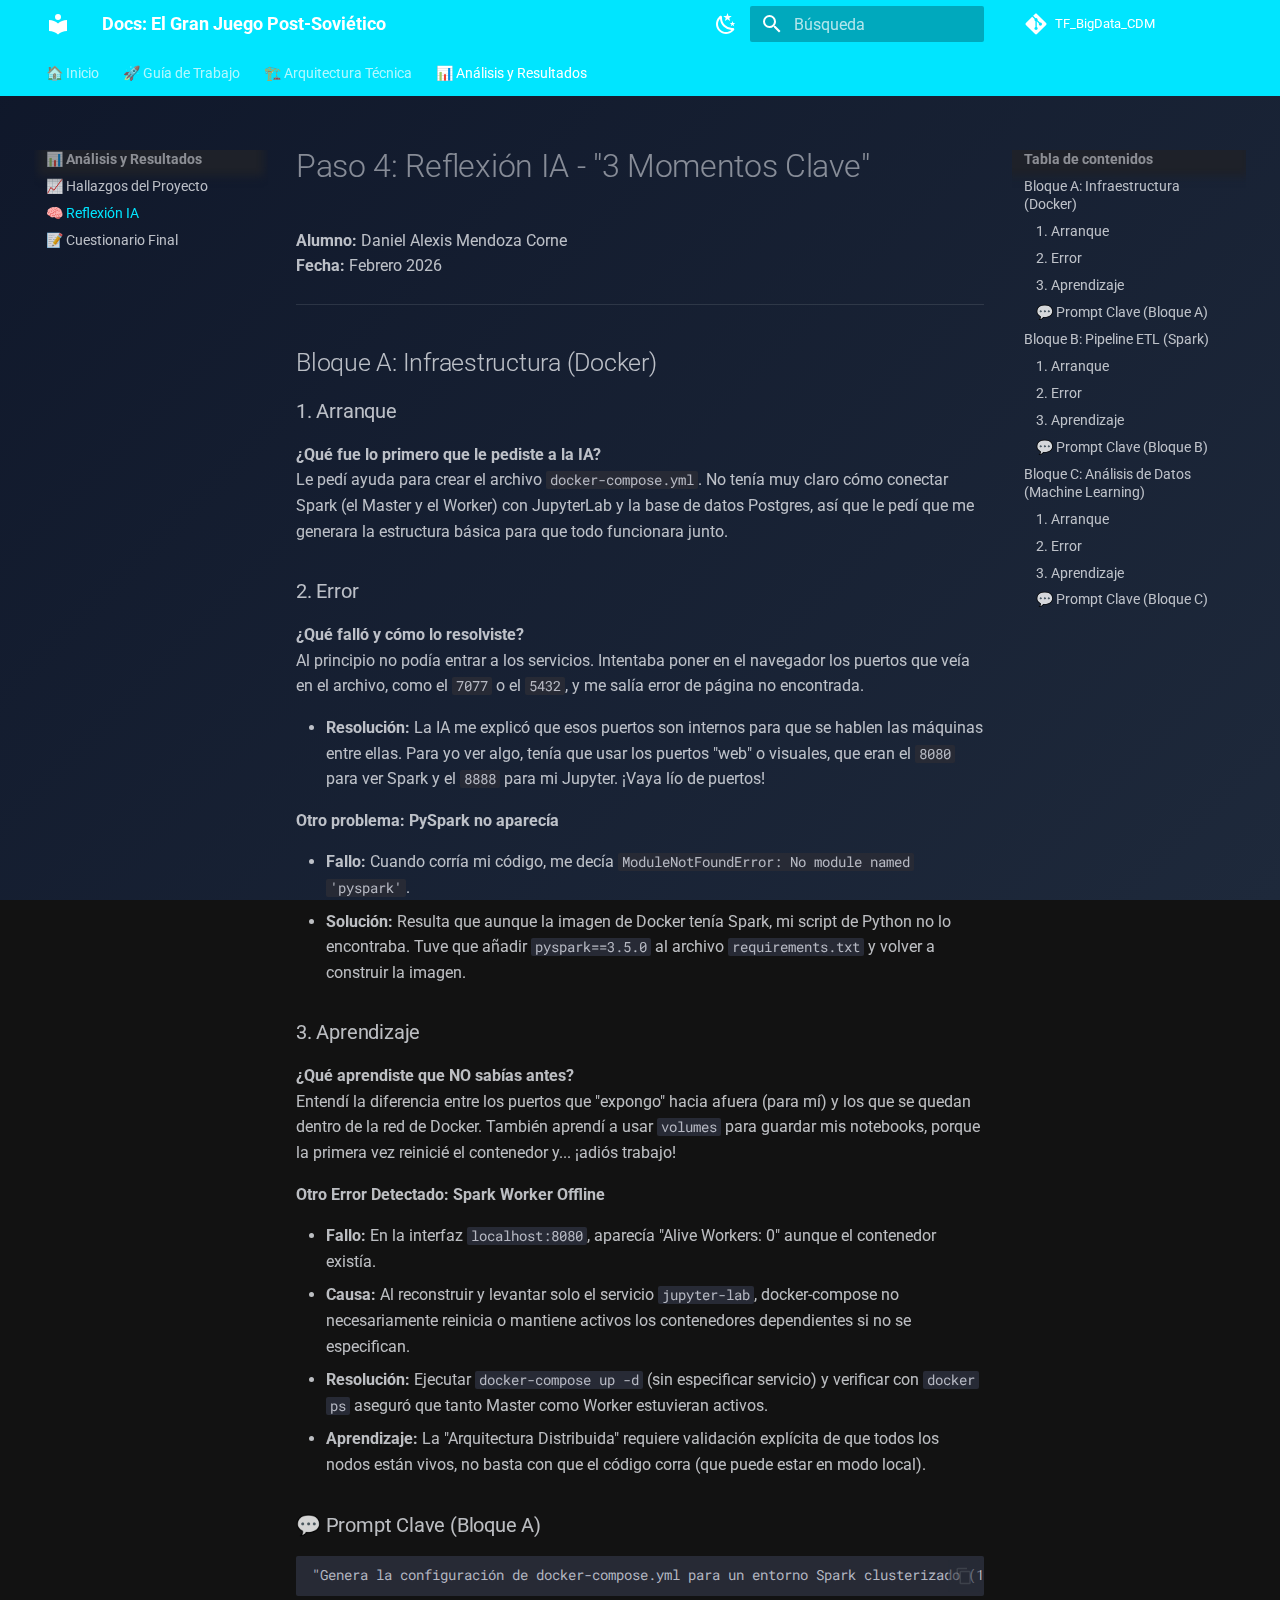
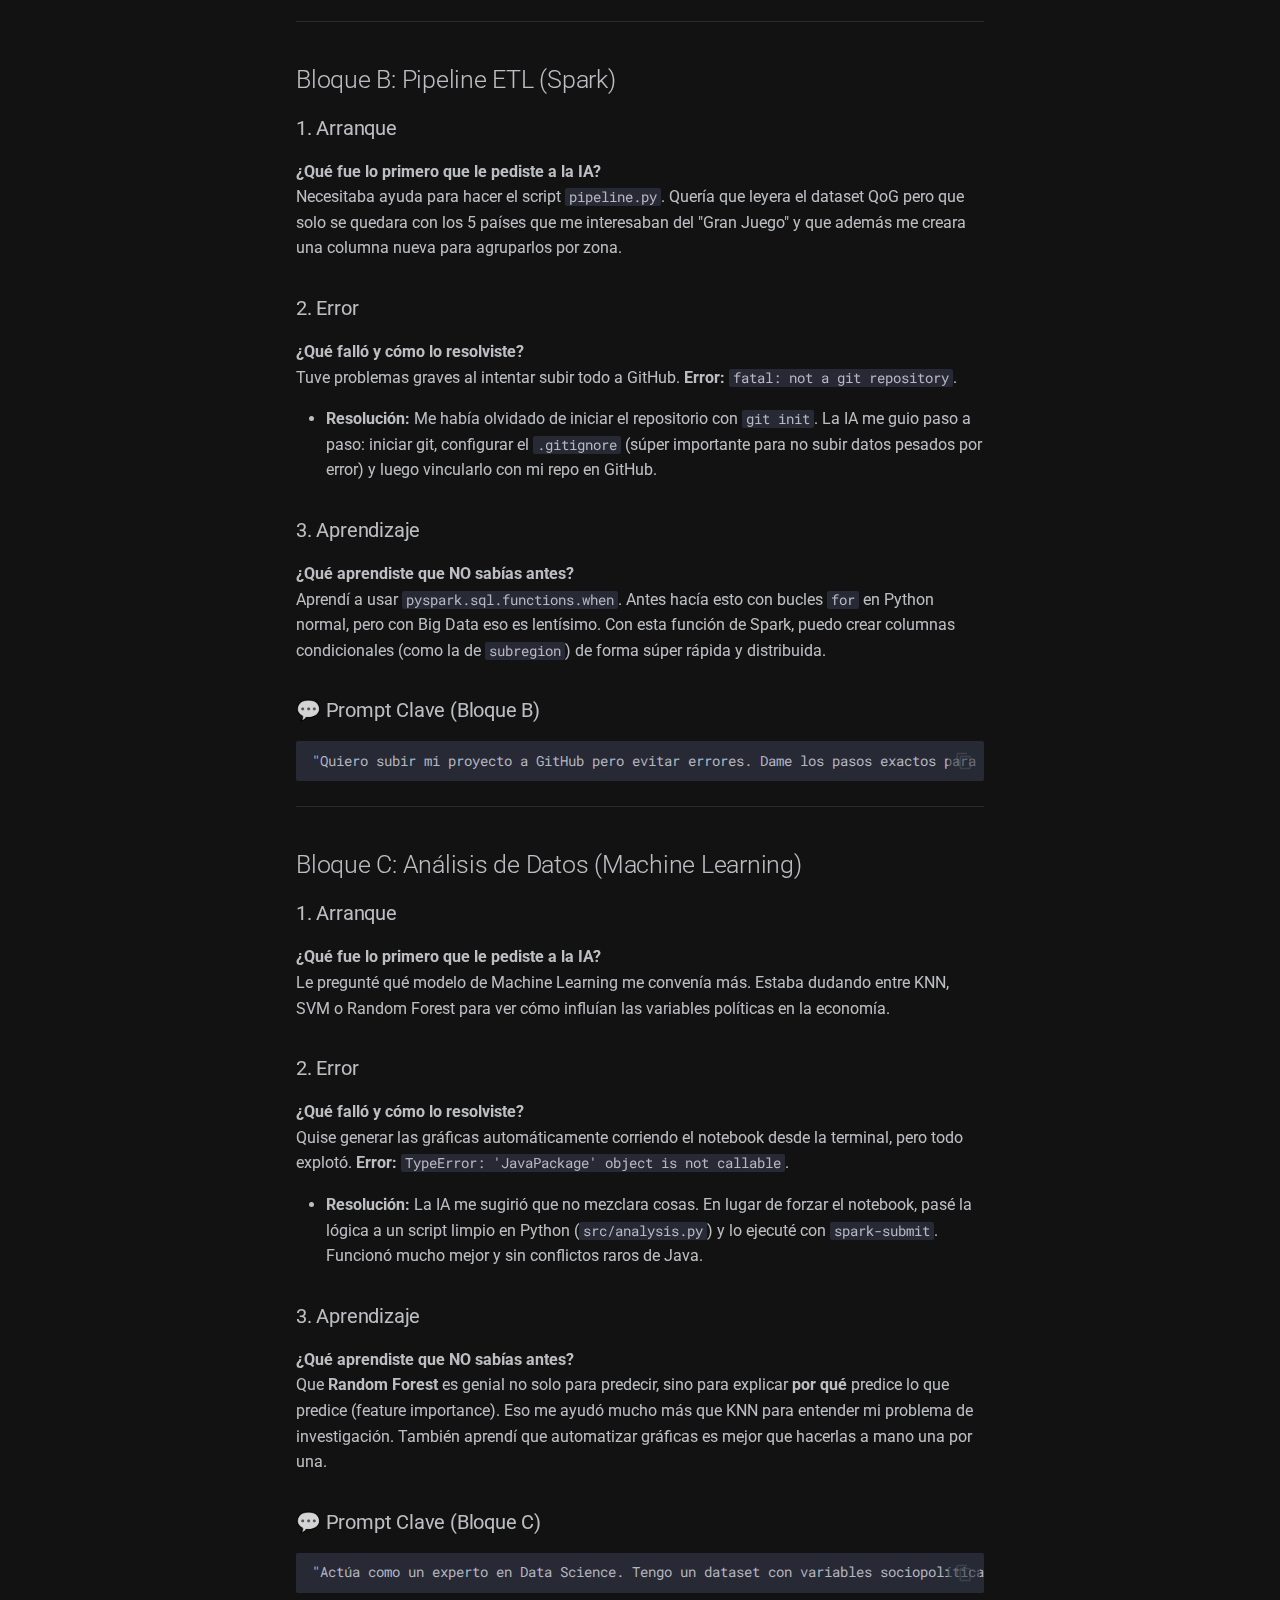
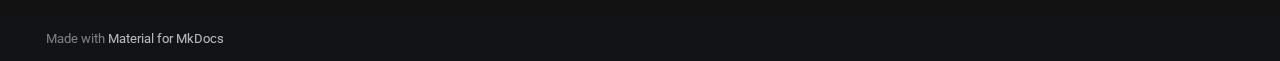
<file: 04_REFLEXION_IA/index.html>
<!doctype html>
<html lang="es" class="no-js">
  <head>
    
      <meta charset="utf-8">
      <meta name="viewport" content="width=device-width,initial-scale=1">
      
        <meta name="description" content="Documentación oficial del proyecto de Big Data y Geopolítica.">
      
      
        <meta name="author" content="Daniel Alexis Mendoza Corne">
      
      
        <link rel="canonical" href="https://alxz0212.github.io/TF_BigData_CDM/04_REFLEXION_IA/">
      
      
        <link rel="prev" href="../03_RESULTADOS/">
      
      
        <link rel="next" href="../06_RESPUESTAS/">
      
      
        
      
      
      <link rel="icon" href="../assets/images/favicon.png">
      <meta name="generator" content="mkdocs-1.6.1, mkdocs-material-9.7.1">
    
    
      
        <title>🧠 Reflexión IA - Docs: El Gran Juego Post-Soviético</title>
      
    
    
      <link rel="stylesheet" href="../assets/stylesheets/main.484c7ddc.min.css">
      
        
        <link rel="stylesheet" href="../assets/stylesheets/palette.ab4e12ef.min.css">
      
      


    
    
      
    
    
      
        
        
        <link rel="preconnect" href="https://fonts.gstatic.com" crossorigin>
        <link rel="stylesheet" href="https://fonts.googleapis.com/css?family=Roboto:300,300i,400,400i,700,700i%7CRoboto+Mono:400,400i,700,700i&display=fallback">
        <style>:root{--md-text-font:"Roboto";--md-code-font:"Roboto Mono"}</style>
      
    
    
      <link rel="stylesheet" href="../stylesheets/extra.css">
    
    <script>__md_scope=new URL("..",location),__md_hash=e=>[...e].reduce(((e,_)=>(e<<5)-e+_.charCodeAt(0)),0),__md_get=(e,_=localStorage,t=__md_scope)=>JSON.parse(_.getItem(t.pathname+"."+e)),__md_set=(e,_,t=localStorage,a=__md_scope)=>{try{t.setItem(a.pathname+"."+e,JSON.stringify(_))}catch(e){}}</script>
    
      

    
    
  </head>
  
  
    
    
      
    
    
    
    
    <body dir="ltr" data-md-color-scheme="slate" data-md-color-primary="cyan" data-md-color-accent="amber">
  
    
    <input class="md-toggle" data-md-toggle="drawer" type="checkbox" id="__drawer" autocomplete="off">
    <input class="md-toggle" data-md-toggle="search" type="checkbox" id="__search" autocomplete="off">
    <label class="md-overlay" for="__drawer"></label>
    <div data-md-component="skip">
      
        
        <a href="#paso-4-reflexion-ia-3-momentos-clave" class="md-skip">
          Saltar a contenido
        </a>
      
    </div>
    <div data-md-component="announce">
      
    </div>
    
    
      

<header class="md-header" data-md-component="header">
  <nav class="md-header__inner md-grid" aria-label="Cabecera">
    <a href=".." title="Docs: El Gran Juego Post-Soviético" class="md-header__button md-logo" aria-label="Docs: El Gran Juego Post-Soviético" data-md-component="logo">
      
  
  <svg xmlns="http://www.w3.org/2000/svg" viewBox="0 0 24 24"><path d="M12 8a3 3 0 0 0 3-3 3 3 0 0 0-3-3 3 3 0 0 0-3 3 3 3 0 0 0 3 3m0 3.54C9.64 9.35 6.5 8 3 8v11c3.5 0 6.64 1.35 9 3.54 2.36-2.19 5.5-3.54 9-3.54V8c-3.5 0-6.64 1.35-9 3.54"/></svg>

    </a>
    <label class="md-header__button md-icon" for="__drawer">
      
      <svg xmlns="http://www.w3.org/2000/svg" viewBox="0 0 24 24"><path d="M3 6h18v2H3zm0 5h18v2H3zm0 5h18v2H3z"/></svg>
    </label>
    <div class="md-header__title" data-md-component="header-title">
      <div class="md-header__ellipsis">
        <div class="md-header__topic">
          <span class="md-ellipsis">
            Docs: El Gran Juego Post-Soviético
          </span>
        </div>
        <div class="md-header__topic" data-md-component="header-topic">
          <span class="md-ellipsis">
            
              🧠 Reflexión IA
            
          </span>
        </div>
      </div>
    </div>
    
      
        <form class="md-header__option" data-md-component="palette">
  
    
    
    
    <input class="md-option" data-md-color-media="" data-md-color-scheme="slate" data-md-color-primary="cyan" data-md-color-accent="amber"  aria-label="Cambiar a modo claro"  type="radio" name="__palette" id="__palette_0">
    
      <label class="md-header__button md-icon" title="Cambiar a modo claro" for="__palette_1" hidden>
        <svg xmlns="http://www.w3.org/2000/svg" viewBox="0 0 24 24"><path d="m17.75 4.09-2.53 1.94.91 3.06-2.63-1.81-2.63 1.81.91-3.06-2.53-1.94L12.44 4l1.06-3 1.06 3zm3.5 6.91-1.64 1.25.59 1.98-1.7-1.17-1.7 1.17.59-1.98L15.75 11l2.06-.05L18.5 9l.69 1.95zm-2.28 4.95c.83-.08 1.72 1.1 1.19 1.85-.32.45-.66.87-1.08 1.27C15.17 23 8.84 23 4.94 19.07c-3.91-3.9-3.91-10.24 0-14.14.4-.4.82-.76 1.27-1.08.75-.53 1.93.36 1.85 1.19-.27 2.86.69 5.83 2.89 8.02a9.96 9.96 0 0 0 8.02 2.89m-1.64 2.02a12.08 12.08 0 0 1-7.8-3.47c-2.17-2.19-3.33-5-3.49-7.82-2.81 3.14-2.7 7.96.31 10.98 3.02 3.01 7.84 3.12 10.98.31"/></svg>
      </label>
    
  
    
    
    
    <input class="md-option" data-md-color-media="" data-md-color-scheme="default" data-md-color-primary="cyan" data-md-color-accent="amber"  aria-label="Cambiar a modo oscuro"  type="radio" name="__palette" id="__palette_1">
    
      <label class="md-header__button md-icon" title="Cambiar a modo oscuro" for="__palette_0" hidden>
        <svg xmlns="http://www.w3.org/2000/svg" viewBox="0 0 24 24"><path d="M12 7a5 5 0 0 1 5 5 5 5 0 0 1-5 5 5 5 0 0 1-5-5 5 5 0 0 1 5-5m0 2a3 3 0 0 0-3 3 3 3 0 0 0 3 3 3 3 0 0 0 3-3 3 3 0 0 0-3-3m0-7 2.39 3.42C13.65 5.15 12.84 5 12 5s-1.65.15-2.39.42zM3.34 7l4.16-.35A7.2 7.2 0 0 0 5.94 8.5c-.44.74-.69 1.5-.83 2.29zm.02 10 1.76-3.77a7.131 7.131 0 0 0 2.38 4.14zM20.65 7l-1.77 3.79a7.02 7.02 0 0 0-2.38-4.15zm-.01 10-4.14.36c.59-.51 1.12-1.14 1.54-1.86.42-.73.69-1.5.83-2.29zM12 22l-2.41-3.44c.74.27 1.55.44 2.41.44.82 0 1.63-.17 2.37-.44z"/></svg>
      </label>
    
  
</form>
      
    
    
      <script>var palette=__md_get("__palette");if(palette&&palette.color){if("(prefers-color-scheme)"===palette.color.media){var media=matchMedia("(prefers-color-scheme: light)"),input=document.querySelector(media.matches?"[data-md-color-media='(prefers-color-scheme: light)']":"[data-md-color-media='(prefers-color-scheme: dark)']");palette.color.media=input.getAttribute("data-md-color-media"),palette.color.scheme=input.getAttribute("data-md-color-scheme"),palette.color.primary=input.getAttribute("data-md-color-primary"),palette.color.accent=input.getAttribute("data-md-color-accent")}for(var[key,value]of Object.entries(palette.color))document.body.setAttribute("data-md-color-"+key,value)}</script>
    
    
    
      
      
        <label class="md-header__button md-icon" for="__search">
          
          <svg xmlns="http://www.w3.org/2000/svg" viewBox="0 0 24 24"><path d="M9.5 3A6.5 6.5 0 0 1 16 9.5c0 1.61-.59 3.09-1.56 4.23l.27.27h.79l5 5-1.5 1.5-5-5v-.79l-.27-.27A6.52 6.52 0 0 1 9.5 16 6.5 6.5 0 0 1 3 9.5 6.5 6.5 0 0 1 9.5 3m0 2C7 5 5 7 5 9.5S7 14 9.5 14 14 12 14 9.5 12 5 9.5 5"/></svg>
        </label>
        <div class="md-search" data-md-component="search" role="dialog">
  <label class="md-search__overlay" for="__search"></label>
  <div class="md-search__inner" role="search">
    <form class="md-search__form" name="search">
      <input type="text" class="md-search__input" name="query" aria-label="Búsqueda" placeholder="Búsqueda" autocapitalize="off" autocorrect="off" autocomplete="off" spellcheck="false" data-md-component="search-query" required>
      <label class="md-search__icon md-icon" for="__search">
        
        <svg xmlns="http://www.w3.org/2000/svg" viewBox="0 0 24 24"><path d="M9.5 3A6.5 6.5 0 0 1 16 9.5c0 1.61-.59 3.09-1.56 4.23l.27.27h.79l5 5-1.5 1.5-5-5v-.79l-.27-.27A6.52 6.52 0 0 1 9.5 16 6.5 6.5 0 0 1 3 9.5 6.5 6.5 0 0 1 9.5 3m0 2C7 5 5 7 5 9.5S7 14 9.5 14 14 12 14 9.5 12 5 9.5 5"/></svg>
        
        <svg xmlns="http://www.w3.org/2000/svg" viewBox="0 0 24 24"><path d="M20 11v2H8l5.5 5.5-1.42 1.42L4.16 12l7.92-7.92L13.5 5.5 8 11z"/></svg>
      </label>
      <nav class="md-search__options" aria-label="Buscar">
        
          <a href="javascript:void(0)" class="md-search__icon md-icon" title="Compartir" aria-label="Compartir" data-clipboard data-clipboard-text="" data-md-component="search-share" tabindex="-1">
            
            <svg xmlns="http://www.w3.org/2000/svg" viewBox="0 0 24 24"><path d="M18 16.08c-.76 0-1.44.3-1.96.77L8.91 12.7c.05-.23.09-.46.09-.7s-.04-.47-.09-.7l7.05-4.11c.54.5 1.25.81 2.04.81a3 3 0 0 0 3-3 3 3 0 0 0-3-3 3 3 0 0 0-3 3c0 .24.04.47.09.7L8.04 9.81C7.5 9.31 6.79 9 6 9a3 3 0 0 0-3 3 3 3 0 0 0 3 3c.79 0 1.5-.31 2.04-.81l7.12 4.15c-.05.21-.08.43-.08.66 0 1.61 1.31 2.91 2.92 2.91s2.92-1.3 2.92-2.91A2.92 2.92 0 0 0 18 16.08"/></svg>
          </a>
        
        <button type="reset" class="md-search__icon md-icon" title="Limpiar" aria-label="Limpiar" tabindex="-1">
          
          <svg xmlns="http://www.w3.org/2000/svg" viewBox="0 0 24 24"><path d="M19 6.41 17.59 5 12 10.59 6.41 5 5 6.41 10.59 12 5 17.59 6.41 19 12 13.41 17.59 19 19 17.59 13.41 12z"/></svg>
        </button>
      </nav>
      
    </form>
    <div class="md-search__output">
      <div class="md-search__scrollwrap" tabindex="0" data-md-scrollfix>
        <div class="md-search-result" data-md-component="search-result">
          <div class="md-search-result__meta">
            Inicializando búsqueda
          </div>
          <ol class="md-search-result__list" role="presentation"></ol>
        </div>
      </div>
    </div>
  </div>
</div>
      
    
    
      <div class="md-header__source">
        <a href="https://github.com/alxz0212/TF_BigData_CDM" title="Ir al repositorio" class="md-source" data-md-component="source">
  <div class="md-source__icon md-icon">
    
    <svg xmlns="http://www.w3.org/2000/svg" viewBox="0 0 448 512"><!--! Font Awesome Free 7.1.0 by @fontawesome - https://fontawesome.com License - https://fontawesome.com/license/free (Icons: CC BY 4.0, Fonts: SIL OFL 1.1, Code: MIT License) Copyright 2025 Fonticons, Inc.--><path d="M439.6 236.1 244 40.5c-5.4-5.5-12.8-8.5-20.4-8.5s-15 3-20.4 8.4L162.5 81l51.5 51.5c27.1-9.1 52.7 16.8 43.4 43.7l49.7 49.7c34.2-11.8 61.2 31 35.5 56.7-26.5 26.5-70.2-2.9-56-37.3L240.3 199v121.9c25.3 12.5 22.3 41.8 9.1 55-6.4 6.4-15.2 10.1-24.3 10.1s-17.8-3.6-24.3-10.1c-17.6-17.6-11.1-46.9 11.2-56v-123c-20.8-8.5-24.6-30.7-18.6-45L142.6 101 8.5 235.1C3 240.6 0 247.9 0 255.5s3 15 8.5 20.4l195.6 195.7c5.4 5.4 12.7 8.4 20.4 8.4s15-3 20.4-8.4l194.7-194.7c5.4-5.4 8.4-12.8 8.4-20.4s-3-15-8.4-20.4"/></svg>
  </div>
  <div class="md-source__repository">
    TF_BigData_CDM
  </div>
</a>
      </div>
    
  </nav>
  
</header>
    
    <div class="md-container" data-md-component="container">
      
      
        
          
            
<nav class="md-tabs" aria-label="Pestañas" data-md-component="tabs">
  <div class="md-grid">
    <ul class="md-tabs__list">
      
        
  
  
  
  
    <li class="md-tabs__item">
      <a href=".." class="md-tabs__link">
        
  
  
    
  
  🏠 Inicio

      </a>
    </li>
  

      
        
  
  
  
  
    <li class="md-tabs__item">
      <a href="../01_README/" class="md-tabs__link">
        
  
  
    
  
  🚀 Guía de Trabajo

      </a>
    </li>
  

      
        
  
  
  
  
    
    
      <li class="md-tabs__item">
        <a href="../02_INFRAESTRUCTURA/" class="md-tabs__link">
          
  
  
  🏗️ Arquitectura Técnica

        </a>
      </li>
    
  

      
        
  
  
  
    
  
  
    
    
      <li class="md-tabs__item md-tabs__item--active">
        <a href="../03_RESULTADOS/" class="md-tabs__link">
          
  
  
  📊 Análisis y Resultados

        </a>
      </li>
    
  

      
    </ul>
  </div>
</nav>
          
        
      
      <main class="md-main" data-md-component="main">
        <div class="md-main__inner md-grid">
          
            
              
              <div class="md-sidebar md-sidebar--primary" data-md-component="sidebar" data-md-type="navigation" >
                <div class="md-sidebar__scrollwrap">
                  <div class="md-sidebar__inner">
                    


  


<nav class="md-nav md-nav--primary md-nav--lifted" aria-label="Navegación" data-md-level="0">
  <label class="md-nav__title" for="__drawer">
    <a href=".." title="Docs: El Gran Juego Post-Soviético" class="md-nav__button md-logo" aria-label="Docs: El Gran Juego Post-Soviético" data-md-component="logo">
      
  
  <svg xmlns="http://www.w3.org/2000/svg" viewBox="0 0 24 24"><path d="M12 8a3 3 0 0 0 3-3 3 3 0 0 0-3-3 3 3 0 0 0-3 3 3 3 0 0 0 3 3m0 3.54C9.64 9.35 6.5 8 3 8v11c3.5 0 6.64 1.35 9 3.54 2.36-2.19 5.5-3.54 9-3.54V8c-3.5 0-6.64 1.35-9 3.54"/></svg>

    </a>
    Docs: El Gran Juego Post-Soviético
  </label>
  
    <div class="md-nav__source">
      <a href="https://github.com/alxz0212/TF_BigData_CDM" title="Ir al repositorio" class="md-source" data-md-component="source">
  <div class="md-source__icon md-icon">
    
    <svg xmlns="http://www.w3.org/2000/svg" viewBox="0 0 448 512"><!--! Font Awesome Free 7.1.0 by @fontawesome - https://fontawesome.com License - https://fontawesome.com/license/free (Icons: CC BY 4.0, Fonts: SIL OFL 1.1, Code: MIT License) Copyright 2025 Fonticons, Inc.--><path d="M439.6 236.1 244 40.5c-5.4-5.5-12.8-8.5-20.4-8.5s-15 3-20.4 8.4L162.5 81l51.5 51.5c27.1-9.1 52.7 16.8 43.4 43.7l49.7 49.7c34.2-11.8 61.2 31 35.5 56.7-26.5 26.5-70.2-2.9-56-37.3L240.3 199v121.9c25.3 12.5 22.3 41.8 9.1 55-6.4 6.4-15.2 10.1-24.3 10.1s-17.8-3.6-24.3-10.1c-17.6-17.6-11.1-46.9 11.2-56v-123c-20.8-8.5-24.6-30.7-18.6-45L142.6 101 8.5 235.1C3 240.6 0 247.9 0 255.5s3 15 8.5 20.4l195.6 195.7c5.4 5.4 12.7 8.4 20.4 8.4s15-3 20.4-8.4l194.7-194.7c5.4-5.4 8.4-12.8 8.4-20.4s-3-15-8.4-20.4"/></svg>
  </div>
  <div class="md-source__repository">
    TF_BigData_CDM
  </div>
</a>
    </div>
  
  <ul class="md-nav__list" data-md-scrollfix>
    
      
      
  
  
  
  
    <li class="md-nav__item">
      <a href=".." class="md-nav__link">
        
  
  
  <span class="md-ellipsis">
    
  
    🏠 Inicio
  

    
  </span>
  
  

      </a>
    </li>
  

    
      
      
  
  
  
  
    <li class="md-nav__item">
      <a href="../01_README/" class="md-nav__link">
        
  
  
  <span class="md-ellipsis">
    
  
    🚀 Guía de Trabajo
  

    
  </span>
  
  

      </a>
    </li>
  

    
      
      
  
  
  
  
    
    
    
    
      
      
        
      
    
    
    <li class="md-nav__item md-nav__item--nested">
      
        
        
          
        
        <input class="md-nav__toggle md-toggle md-toggle--indeterminate" type="checkbox" id="__nav_3" >
        
          
          <label class="md-nav__link" for="__nav_3" id="__nav_3_label" tabindex="0">
            
  
  
  <span class="md-ellipsis">
    
  
    🏗️ Arquitectura Técnica
  

    
  </span>
  
  

            <span class="md-nav__icon md-icon"></span>
          </label>
        
        <nav class="md-nav" data-md-level="1" aria-labelledby="__nav_3_label" aria-expanded="false">
          <label class="md-nav__title" for="__nav_3">
            <span class="md-nav__icon md-icon"></span>
            
  
    🏗️ Arquitectura Técnica
  

          </label>
          <ul class="md-nav__list" data-md-scrollfix>
            
              
                
  
  
  
  
    <li class="md-nav__item">
      <a href="../02_INFRAESTRUCTURA/" class="md-nav__link">
        
  
  
  <span class="md-ellipsis">
    
  
    🐳 Infraestructura Docker
  

    
  </span>
  
  

      </a>
    </li>
  

              
            
              
                
  
  
  
  
    <li class="md-nav__item">
      <a href="../05_EXPLICACION_CODIGO/" class="md-nav__link">
        
  
  
  <span class="md-ellipsis">
    
  
    💻 Catálogo de Código
  

    
  </span>
  
  

      </a>
    </li>
  

              
            
          </ul>
        </nav>
      
    </li>
  

    
      
      
  
  
    
  
  
  
    
    
    
    
      
        
        
      
      
        
      
    
    
    <li class="md-nav__item md-nav__item--active md-nav__item--section md-nav__item--nested">
      
        
        
        <input class="md-nav__toggle md-toggle " type="checkbox" id="__nav_4" checked>
        
          
          <label class="md-nav__link" for="__nav_4" id="__nav_4_label" tabindex="">
            
  
  
  <span class="md-ellipsis">
    
  
    📊 Análisis y Resultados
  

    
  </span>
  
  

            <span class="md-nav__icon md-icon"></span>
          </label>
        
        <nav class="md-nav" data-md-level="1" aria-labelledby="__nav_4_label" aria-expanded="true">
          <label class="md-nav__title" for="__nav_4">
            <span class="md-nav__icon md-icon"></span>
            
  
    📊 Análisis y Resultados
  

          </label>
          <ul class="md-nav__list" data-md-scrollfix>
            
              
                
  
  
  
  
    <li class="md-nav__item">
      <a href="../03_RESULTADOS/" class="md-nav__link">
        
  
  
  <span class="md-ellipsis">
    
  
    📈 Hallazgos del Proyecto
  

    
  </span>
  
  

      </a>
    </li>
  

              
            
              
                
  
  
    
  
  
  
    <li class="md-nav__item md-nav__item--active">
      
      <input class="md-nav__toggle md-toggle" type="checkbox" id="__toc">
      
      
        
      
      
        <label class="md-nav__link md-nav__link--active" for="__toc">
          
  
  
  <span class="md-ellipsis">
    
  
    🧠 Reflexión IA
  

    
  </span>
  
  

          <span class="md-nav__icon md-icon"></span>
        </label>
      
      <a href="./" class="md-nav__link md-nav__link--active">
        
  
  
  <span class="md-ellipsis">
    
  
    🧠 Reflexión IA
  

    
  </span>
  
  

      </a>
      
        

<nav class="md-nav md-nav--secondary" aria-label="Tabla de contenidos">
  
  
  
    
  
  
    <label class="md-nav__title" for="__toc">
      <span class="md-nav__icon md-icon"></span>
      Tabla de contenidos
    </label>
    <ul class="md-nav__list" data-md-component="toc" data-md-scrollfix>
      
        <li class="md-nav__item">
  <a href="#bloque-a-infraestructura-docker" class="md-nav__link">
    <span class="md-ellipsis">
      
        Bloque A: Infraestructura (Docker)
      
    </span>
  </a>
  
    <nav class="md-nav" aria-label="Bloque A: Infraestructura (Docker)">
      <ul class="md-nav__list">
        
          <li class="md-nav__item">
  <a href="#1-arranque" class="md-nav__link">
    <span class="md-ellipsis">
      
        1. Arranque
      
    </span>
  </a>
  
</li>
        
          <li class="md-nav__item">
  <a href="#2-error" class="md-nav__link">
    <span class="md-ellipsis">
      
        2. Error
      
    </span>
  </a>
  
</li>
        
          <li class="md-nav__item">
  <a href="#3-aprendizaje" class="md-nav__link">
    <span class="md-ellipsis">
      
        3. Aprendizaje
      
    </span>
  </a>
  
</li>
        
          <li class="md-nav__item">
  <a href="#prompt-clave-bloque-a" class="md-nav__link">
    <span class="md-ellipsis">
      
        💬 Prompt Clave (Bloque A)
      
    </span>
  </a>
  
</li>
        
      </ul>
    </nav>
  
</li>
      
        <li class="md-nav__item">
  <a href="#bloque-b-pipeline-etl-spark" class="md-nav__link">
    <span class="md-ellipsis">
      
        Bloque B: Pipeline ETL (Spark)
      
    </span>
  </a>
  
    <nav class="md-nav" aria-label="Bloque B: Pipeline ETL (Spark)">
      <ul class="md-nav__list">
        
          <li class="md-nav__item">
  <a href="#1-arranque_1" class="md-nav__link">
    <span class="md-ellipsis">
      
        1. Arranque
      
    </span>
  </a>
  
</li>
        
          <li class="md-nav__item">
  <a href="#2-error_1" class="md-nav__link">
    <span class="md-ellipsis">
      
        2. Error
      
    </span>
  </a>
  
</li>
        
          <li class="md-nav__item">
  <a href="#3-aprendizaje_1" class="md-nav__link">
    <span class="md-ellipsis">
      
        3. Aprendizaje
      
    </span>
  </a>
  
</li>
        
          <li class="md-nav__item">
  <a href="#prompt-clave-bloque-b" class="md-nav__link">
    <span class="md-ellipsis">
      
        💬 Prompt Clave (Bloque B)
      
    </span>
  </a>
  
</li>
        
      </ul>
    </nav>
  
</li>
      
        <li class="md-nav__item">
  <a href="#bloque-c-analisis-de-datos-machine-learning" class="md-nav__link">
    <span class="md-ellipsis">
      
        Bloque C: Análisis de Datos (Machine Learning)
      
    </span>
  </a>
  
    <nav class="md-nav" aria-label="Bloque C: Análisis de Datos (Machine Learning)">
      <ul class="md-nav__list">
        
          <li class="md-nav__item">
  <a href="#1-arranque_2" class="md-nav__link">
    <span class="md-ellipsis">
      
        1. Arranque
      
    </span>
  </a>
  
</li>
        
          <li class="md-nav__item">
  <a href="#2-error_2" class="md-nav__link">
    <span class="md-ellipsis">
      
        2. Error
      
    </span>
  </a>
  
</li>
        
          <li class="md-nav__item">
  <a href="#3-aprendizaje_2" class="md-nav__link">
    <span class="md-ellipsis">
      
        3. Aprendizaje
      
    </span>
  </a>
  
</li>
        
          <li class="md-nav__item">
  <a href="#prompt-clave-bloque-c" class="md-nav__link">
    <span class="md-ellipsis">
      
        💬 Prompt Clave (Bloque C)
      
    </span>
  </a>
  
</li>
        
      </ul>
    </nav>
  
</li>
      
    </ul>
  
</nav>
      
    </li>
  

              
            
              
                
  
  
  
  
    <li class="md-nav__item">
      <a href="../06_RESPUESTAS/" class="md-nav__link">
        
  
  
  <span class="md-ellipsis">
    
  
    📝 Cuestionario Final
  

    
  </span>
  
  

      </a>
    </li>
  

              
            
          </ul>
        </nav>
      
    </li>
  

    
  </ul>
</nav>
                  </div>
                </div>
              </div>
            
            
              
              <div class="md-sidebar md-sidebar--secondary" data-md-component="sidebar" data-md-type="toc" >
                <div class="md-sidebar__scrollwrap">
                  <div class="md-sidebar__inner">
                    

<nav class="md-nav md-nav--secondary" aria-label="Tabla de contenidos">
  
  
  
    
  
  
    <label class="md-nav__title" for="__toc">
      <span class="md-nav__icon md-icon"></span>
      Tabla de contenidos
    </label>
    <ul class="md-nav__list" data-md-component="toc" data-md-scrollfix>
      
        <li class="md-nav__item">
  <a href="#bloque-a-infraestructura-docker" class="md-nav__link">
    <span class="md-ellipsis">
      
        Bloque A: Infraestructura (Docker)
      
    </span>
  </a>
  
    <nav class="md-nav" aria-label="Bloque A: Infraestructura (Docker)">
      <ul class="md-nav__list">
        
          <li class="md-nav__item">
  <a href="#1-arranque" class="md-nav__link">
    <span class="md-ellipsis">
      
        1. Arranque
      
    </span>
  </a>
  
</li>
        
          <li class="md-nav__item">
  <a href="#2-error" class="md-nav__link">
    <span class="md-ellipsis">
      
        2. Error
      
    </span>
  </a>
  
</li>
        
          <li class="md-nav__item">
  <a href="#3-aprendizaje" class="md-nav__link">
    <span class="md-ellipsis">
      
        3. Aprendizaje
      
    </span>
  </a>
  
</li>
        
          <li class="md-nav__item">
  <a href="#prompt-clave-bloque-a" class="md-nav__link">
    <span class="md-ellipsis">
      
        💬 Prompt Clave (Bloque A)
      
    </span>
  </a>
  
</li>
        
      </ul>
    </nav>
  
</li>
      
        <li class="md-nav__item">
  <a href="#bloque-b-pipeline-etl-spark" class="md-nav__link">
    <span class="md-ellipsis">
      
        Bloque B: Pipeline ETL (Spark)
      
    </span>
  </a>
  
    <nav class="md-nav" aria-label="Bloque B: Pipeline ETL (Spark)">
      <ul class="md-nav__list">
        
          <li class="md-nav__item">
  <a href="#1-arranque_1" class="md-nav__link">
    <span class="md-ellipsis">
      
        1. Arranque
      
    </span>
  </a>
  
</li>
        
          <li class="md-nav__item">
  <a href="#2-error_1" class="md-nav__link">
    <span class="md-ellipsis">
      
        2. Error
      
    </span>
  </a>
  
</li>
        
          <li class="md-nav__item">
  <a href="#3-aprendizaje_1" class="md-nav__link">
    <span class="md-ellipsis">
      
        3. Aprendizaje
      
    </span>
  </a>
  
</li>
        
          <li class="md-nav__item">
  <a href="#prompt-clave-bloque-b" class="md-nav__link">
    <span class="md-ellipsis">
      
        💬 Prompt Clave (Bloque B)
      
    </span>
  </a>
  
</li>
        
      </ul>
    </nav>
  
</li>
      
        <li class="md-nav__item">
  <a href="#bloque-c-analisis-de-datos-machine-learning" class="md-nav__link">
    <span class="md-ellipsis">
      
        Bloque C: Análisis de Datos (Machine Learning)
      
    </span>
  </a>
  
    <nav class="md-nav" aria-label="Bloque C: Análisis de Datos (Machine Learning)">
      <ul class="md-nav__list">
        
          <li class="md-nav__item">
  <a href="#1-arranque_2" class="md-nav__link">
    <span class="md-ellipsis">
      
        1. Arranque
      
    </span>
  </a>
  
</li>
        
          <li class="md-nav__item">
  <a href="#2-error_2" class="md-nav__link">
    <span class="md-ellipsis">
      
        2. Error
      
    </span>
  </a>
  
</li>
        
          <li class="md-nav__item">
  <a href="#3-aprendizaje_2" class="md-nav__link">
    <span class="md-ellipsis">
      
        3. Aprendizaje
      
    </span>
  </a>
  
</li>
        
          <li class="md-nav__item">
  <a href="#prompt-clave-bloque-c" class="md-nav__link">
    <span class="md-ellipsis">
      
        💬 Prompt Clave (Bloque C)
      
    </span>
  </a>
  
</li>
        
      </ul>
    </nav>
  
</li>
      
    </ul>
  
</nav>
                  </div>
                </div>
              </div>
            
          
          
            <div class="md-content" data-md-component="content">
              
              <article class="md-content__inner md-typeset">
                
                  


  
  


<h1 id="paso-4-reflexion-ia-3-momentos-clave">Paso 4: Reflexión IA - "3 Momentos Clave"</h1>
<p><strong>Alumno:</strong> Daniel Alexis Mendoza Corne<br />
<strong>Fecha:</strong> Febrero 2026</p>
<hr />
<h2 id="bloque-a-infraestructura-docker">Bloque A: Infraestructura (Docker)</h2>
<h3 id="1-arranque">1. Arranque</h3>
<p><strong>¿Qué fue lo primero que le pediste a la IA?</strong><br />
Le pedí ayuda para crear el archivo <code>docker-compose.yml</code>. No tenía muy claro cómo conectar Spark (el Master y el Worker) con JupyterLab y la base de datos Postgres, así que le pedí que me generara la estructura básica para que todo funcionara junto.</p>
<h3 id="2-error">2. Error</h3>
<p><strong>¿Qué falló y cómo lo resolviste?</strong><br />
Al principio no podía entrar a los servicios. Intentaba poner en el navegador los puertos que veía en el archivo, como el <code>7077</code> o el <code>5432</code>, y me salía error de página no encontrada.</p>
<ul>
<li><strong>Resolución:</strong> La IA me explicó que esos puertos son internos para que se hablen las máquinas entre ellas. Para yo ver algo, tenía que usar los puertos "web" o visuales, que eran el <code>8080</code> para ver Spark y el <code>8888</code> para mi Jupyter. ¡Vaya lío de puertos!</li>
</ul>
<p><strong>Otro problema: PySpark no aparecía</strong></p>
<ul>
<li><strong>Fallo:</strong> Cuando corría mi código, me decía <code>ModuleNotFoundError: No module named 'pyspark'</code>.</li>
<li><strong>Solución:</strong> Resulta que aunque la imagen de Docker tenía Spark, mi script de Python no lo encontraba. Tuve que añadir <code>pyspark==3.5.0</code> al archivo <code>requirements.txt</code> y volver a construir la imagen.</li>
</ul>
<h3 id="3-aprendizaje">3. Aprendizaje</h3>
<p><strong>¿Qué aprendiste que NO sabías antes?</strong><br />
Entendí la diferencia entre los puertos que "expongo" hacia afuera (para mí) y los que se quedan dentro de la red de Docker. También aprendí a usar <code>volumes</code> para guardar mis notebooks, porque la primera vez reinicié el contenedor y... ¡adiós trabajo!</p>
<p><strong>Otro Error Detectado: Spark Worker Offline</strong></p>
<ul>
<li><strong>Fallo:</strong> En la interfaz <code>localhost:8080</code>, aparecía "Alive Workers: 0" aunque el contenedor existía.</li>
<li><strong>Causa:</strong> Al reconstruir y levantar solo el servicio <code>jupyter-lab</code>, docker-compose no necesariamente reinicia o mantiene activos los contenedores dependientes si no se especifican.</li>
<li><strong>Resolución:</strong> Ejecutar <code>docker-compose up -d</code> (sin especificar servicio) y verificar con <code>docker ps</code> aseguró que tanto Master como Worker estuvieran activos.</li>
<li><strong>Aprendizaje:</strong> La "Arquitectura Distribuida" requiere validación explícita de que todos los nodos están vivos, no basta con que el código corra (que puede estar en modo local).</li>
</ul>
<h3 id="prompt-clave-bloque-a">💬 Prompt Clave (Bloque A)</h3>
<div class="highlight"><pre><span></span><code><a id="__codelineno-0-1" name="__codelineno-0-1" href="#__codelineno-0-1"></a>&quot;Genera la configuración de docker-compose.yml para un entorno Spark clusterizado (1 Master, 1 Worker) con persistencia de datos en PostgreSQL. Asegúrate de exponer los puertos UI (8080, 4040) y configurar la red bridge para que JupyterLab pueda acceder al Spark Master mediante el nombre del servicio.&quot;
</code></pre></div>
<hr />
<h2 id="bloque-b-pipeline-etl-spark">Bloque B: Pipeline ETL (Spark)</h2>
<h3 id="1-arranque_1">1. Arranque</h3>
<p><strong>¿Qué fue lo primero que le pediste a la IA?</strong><br />
Necesitaba ayuda para hacer el script <code>pipeline.py</code>. Quería que leyera el dataset QoG pero que solo se quedara con los 5 países que me interesaban del "Gran Juego" y que además me creara una columna nueva para agruparlos por zona.</p>
<h3 id="2-error_1">2. Error</h3>
<p><strong>¿Qué falló y cómo lo resolviste?</strong><br />
Tuve problemas graves al intentar subir todo a GitHub.
<strong>Error:</strong> <code>fatal: not a git repository</code>.</p>
<ul>
<li><strong>Resolución:</strong> Me había olvidado de iniciar el repositorio con <code>git init</code>. La IA me guio paso a paso: iniciar git, configurar el <code>.gitignore</code> (súper importante para no subir datos pesados por error) y luego vincularlo con mi repo en GitHub.</li>
</ul>
<h3 id="3-aprendizaje_1">3. Aprendizaje</h3>
<p><strong>¿Qué aprendiste que NO sabías antes?</strong><br />
Aprendí a usar <code>pyspark.sql.functions.when</code>. Antes hacía esto con bucles <code>for</code> en Python normal, pero con Big Data eso es lentísimo. Con esta función de Spark, puedo crear columnas condicionales (como la de <code>subregion</code>) de forma súper rápida y distribuida.</p>
<h3 id="prompt-clave-bloque-b">💬 Prompt Clave (Bloque B)</h3>
<div class="highlight"><pre><span></span><code><a id="__codelineno-1-1" name="__codelineno-1-1" href="#__codelineno-1-1"></a>&quot;Quiero subir mi proyecto a GitHub pero evitar errores. Dame los pasos exactos para iniciar el repositorio, crear un archivo `.gitignore` que excluya mis datos pesados (carpeta /data) y los archivos temporales de Jupyter, y finalmente cómo conectar mi carpeta local con el repositorio remoto main.&quot;
</code></pre></div>
<hr />
<h2 id="bloque-c-analisis-de-datos-machine-learning">Bloque C: Análisis de Datos (Machine Learning)</h2>
<h3 id="1-arranque_2">1. Arranque</h3>
<p><strong>¿Qué fue lo primero que le pediste a la IA?</strong><br />
Le pregunté qué modelo de Machine Learning me convenía más. Estaba dudando entre KNN, SVM o Random Forest para ver cómo influían las variables políticas en la economía.</p>
<h3 id="2-error_2">2. Error</h3>
<p><strong>¿Qué falló y cómo lo resolviste?</strong><br />
Quise generar las gráficas automáticamente corriendo el notebook desde la terminal, pero todo explotó.
<strong>Error:</strong> <code>TypeError: 'JavaPackage' object is not callable</code>.</p>
<ul>
<li><strong>Resolución:</strong> La IA me sugirió que no mezclara cosas. En lugar de forzar el notebook, pasé la lógica a un script limpio en Python (<code>src/analysis.py</code>) y lo ejecuté con <code>spark-submit</code>. Funcionó mucho mejor y sin conflictos raros de Java.</li>
</ul>
<h3 id="3-aprendizaje_2">3. Aprendizaje</h3>
<p><strong>¿Qué aprendiste que NO sabías antes?</strong><br />
Que <strong>Random Forest</strong> es genial no solo para predecir, sino para explicar <strong>por qué</strong> predice lo que predice (feature importance). Eso me ayudó mucho más que KNN para entender mi problema de investigación. También aprendí que automatizar gráficas es mejor que hacerlas a mano una por una.</p>
<h3 id="prompt-clave-bloque-c">💬 Prompt Clave (Bloque C)</h3>
<div class="highlight"><pre><span></span><code><a id="__codelineno-2-1" name="__codelineno-2-1" href="#__codelineno-2-1"></a>&quot;Actúa como un experto en Data Science. Tengo un dataset con variables sociopolíticas y quiero predecir el impacto en el PIB. Evalúa comparativamente KNN, SVM y Random Forest justificando cuál es más adecuado considerando la explicabilidad (feature importance), manejo de outliers y la dimensionalidad de mis datos.&quot;
</code></pre></div>












                
              </article>
            </div>
          
          
  <script>var tabs=__md_get("__tabs");if(Array.isArray(tabs))e:for(var set of document.querySelectorAll(".tabbed-set")){var labels=set.querySelector(".tabbed-labels");for(var tab of tabs)for(var label of labels.getElementsByTagName("label"))if(label.innerText.trim()===tab){var input=document.getElementById(label.htmlFor);input.checked=!0;continue e}}</script>

<script>var target=document.getElementById(location.hash.slice(1));target&&target.name&&(target.checked=target.name.startsWith("__tabbed_"))</script>
        </div>
        
      </main>
      
        <footer class="md-footer">
  
  <div class="md-footer-meta md-typeset">
    <div class="md-footer-meta__inner md-grid">
      <div class="md-copyright">
  
  
    Made with
    <a href="https://squidfunk.github.io/mkdocs-material/" target="_blank" rel="noopener">
      Material for MkDocs
    </a>
  
</div>
      
    </div>
  </div>
</footer>
      
    </div>
    <div class="md-dialog" data-md-component="dialog">
      <div class="md-dialog__inner md-typeset"></div>
    </div>
    
    
    
      
      
      <script id="__config" type="application/json">{"annotate": null, "base": "..", "features": ["navigation.tabs", "navigation.sections", "navigation.expand", "search.highlight", "search.share", "content.code.copy", "content.tabs.link"], "search": "../assets/javascripts/workers/search.2c215733.min.js", "tags": null, "translations": {"clipboard.copied": "Copiado al portapapeles", "clipboard.copy": "Copiar al portapapeles", "search.result.more.one": "1 m\u00e1s en esta p\u00e1gina", "search.result.more.other": "# m\u00e1s en esta p\u00e1gina", "search.result.none": "No se encontraron documentos", "search.result.one": "1 documento encontrado", "search.result.other": "# documentos encontrados", "search.result.placeholder": "Teclee para comenzar b\u00fasqueda", "search.result.term.missing": "Falta", "select.version": "Seleccionar versi\u00f3n"}, "version": null}</script>
    
    
      <script src="../assets/javascripts/bundle.79ae519e.min.js"></script>
      
    
  </body>
</html>
</file>
<file: stylesheets/extra.css>
/* Fondo Profesional "Command Center" para el sitio de documentación */
[data-md-color-scheme="slate"] {
    --md-primary-fg-color:        #00e5ff; /* Cyan Neón */
    --md-primary-fg-color--light: #52eeff;
    --md-primary-fg-color--dark:  #00b0c4;
    --md-accent-fg-color:        #ffb300; /* Amber */
}

body {
    background: linear-gradient(135deg, #0f172a 0%, #1e293b 100%) !important;
    background-attachment: fixed !important;
}

/* Estilo para los botones de navegación en la home */
.grid-cards {
    display: grid;
    grid-template-columns: repeat(auto-fit, minmax(250px, 1fr));
    gap: 20px;
    margin-top: 20px;
}

.card-link {
    display: block;
    padding: 20px;
    border: 1px solid rgba(255, 255, 255, 0.1);
    background: rgba(30, 41, 59, 0.5);
    border-radius: 10px;
    color: var(--md-typeset-color);
    text-decoration: none !important;
    transition: all 0.3s ease;
    backdrop-filter: blur(10px);
    border-left: 4px solid var(--md-primary-fg-color);
}

.card-link:hover {
    transform: translateY(-5px);
    box-shadow: 0 10px 20px rgba(0, 0, 0, 0.3);
    border-color: var(--md-accent-fg-color);
    background: rgba(30, 41, 59, 0.8);
}

.card-title {
    font-weight: bold;
    font-size: 1.1em;
    color: var(--md-primary-fg-color);
    margin-bottom: 5px;
    display: block;
}

.card-desc {
    font-size: 0.9em;
    color: var(--md-typeset-color--light);
    display: block;
}
</file>
<file: assets/stylesheets/main.484c7ddc.min.css>
@charset "UTF-8";html{-webkit-text-size-adjust:none;-moz-text-size-adjust:none;text-size-adjust:none;box-sizing:border-box}*,:after,:before{box-sizing:inherit}@media (prefers-reduced-motion){*,:after,:before{transition:none!important}}body{margin:0}a,button,input,label{-webkit-tap-highlight-color:transparent}a{color:inherit;text-decoration:none}hr{border:0;box-sizing:initial;display:block;height:.05rem;overflow:visible;padding:0}small{font-size:80%}sub,sup{line-height:1em}img{border-style:none}table{border-collapse:initial;border-spacing:0}td,th{font-weight:400;vertical-align:top}button{background:#0000;border:0;font-family:inherit;font-size:inherit;margin:0;padding:0}input{border:0;outline:none}:root{--md-primary-fg-color:#4051b5;--md-primary-fg-color--light:#5d6cc0;--md-primary-fg-color--dark:#303fa1;--md-primary-bg-color:#fff;--md-primary-bg-color--light:#ffffffb3;--md-accent-fg-color:#526cfe;--md-accent-fg-color--transparent:#526cfe1a;--md-accent-bg-color:#fff;--md-accent-bg-color--light:#ffffffb3}[data-md-color-scheme=default]{color-scheme:light}[data-md-color-scheme=default] img[src$="#gh-dark-mode-only"],[data-md-color-scheme=default] img[src$="#only-dark"]{display:none}:root,[data-md-color-scheme=default]{--md-hue:225deg;--md-default-fg-color:#000000de;--md-default-fg-color--light:#0000008a;--md-default-fg-color--lighter:#00000052;--md-default-fg-color--lightest:#00000012;--md-default-bg-color:#fff;--md-default-bg-color--light:#ffffffb3;--md-default-bg-color--lighter:#ffffff4d;--md-default-bg-color--lightest:#ffffff1f;--md-code-fg-color:#36464e;--md-code-bg-color:#f5f5f5;--md-code-bg-color--light:#f5f5f5b3;--md-code-bg-color--lighter:#f5f5f54d;--md-code-hl-color:#4287ff;--md-code-hl-color--light:#4287ff1a;--md-code-hl-number-color:#d52a2a;--md-code-hl-special-color:#db1457;--md-code-hl-function-color:#a846b9;--md-code-hl-constant-color:#6e59d9;--md-code-hl-keyword-color:#3f6ec6;--md-code-hl-string-color:#1c7d4d;--md-code-hl-name-color:var(--md-code-fg-color);--md-code-hl-operator-color:var(--md-default-fg-color--light);--md-code-hl-punctuation-color:var(--md-default-fg-color--light);--md-code-hl-comment-color:var(--md-default-fg-color--light);--md-code-hl-generic-color:var(--md-default-fg-color--light);--md-code-hl-variable-color:var(--md-default-fg-color--light);--md-typeset-color:var(--md-default-fg-color);--md-typeset-a-color:var(--md-primary-fg-color);--md-typeset-del-color:#f5503d26;--md-typeset-ins-color:#0bd57026;--md-typeset-kbd-color:#fafafa;--md-typeset-kbd-accent-color:#fff;--md-typeset-kbd-border-color:#b8b8b8;--md-typeset-mark-color:#ffff0080;--md-typeset-table-color:#0000001f;--md-typeset-table-color--light:rgba(0,0,0,.035);--md-admonition-fg-color:var(--md-default-fg-color);--md-admonition-bg-color:var(--md-default-bg-color);--md-warning-fg-color:#000000de;--md-warning-bg-color:#ff9;--md-footer-fg-color:#fff;--md-footer-fg-color--light:#ffffffb3;--md-footer-fg-color--lighter:#ffffff73;--md-footer-bg-color:#000000de;--md-footer-bg-color--dark:#00000052;--md-shadow-z1:0 0.2rem 0.5rem #0000000d,0 0 0.05rem #0000001a;--md-shadow-z2:0 0.2rem 0.5rem #0000001a,0 0 0.05rem #00000040;--md-shadow-z3:0 0.2rem 0.5rem #0003,0 0 0.05rem #00000059}.md-icon svg{fill:currentcolor;display:block;height:1.2rem;width:1.2rem}body{-webkit-font-smoothing:antialiased;-moz-osx-font-smoothing:grayscale;--md-text-font-family:var(--md-text-font,_),-apple-system,BlinkMacSystemFont,Helvetica,Arial,sans-serif;--md-code-font-family:var(--md-code-font,_),SFMono-Regular,Consolas,Menlo,monospace}aside,body,input{font-feature-settings:"kern","liga";color:var(--md-typeset-color);font-family:var(--md-text-font-family)}code,kbd,pre{font-feature-settings:"kern";font-family:var(--md-code-font-family)}:root{--md-typeset-table-sort-icon:url('data:image/svg+xml;charset=utf-8,<svg xmlns="http://www.w3.org/2000/svg" viewBox="0 0 24 24"><path d="m18 21-4-4h3V7h-3l4-4 4 4h-3v10h3M2 19v-2h10v2M2 13v-2h7v2M2 7V5h4v2z"/></svg>');--md-typeset-table-sort-icon--asc:url('data:image/svg+xml;charset=utf-8,<svg xmlns="http://www.w3.org/2000/svg" viewBox="0 0 24 24"><path d="M19 17h3l-4 4-4-4h3V3h2M2 17h10v2H2M6 5v2H2V5m0 6h7v2H2z"/></svg>');--md-typeset-table-sort-icon--desc:url('data:image/svg+xml;charset=utf-8,<svg xmlns="http://www.w3.org/2000/svg" viewBox="0 0 24 24"><path d="M19 7h3l-4-4-4 4h3v14h2M2 17h10v2H2M6 5v2H2V5m0 6h7v2H2z"/></svg>')}.md-typeset{-webkit-print-color-adjust:exact;color-adjust:exact;font-size:.8rem;line-height:1.6;overflow-wrap:break-word}@media print{.md-typeset{font-size:.68rem}}.md-typeset blockquote,.md-typeset dl,.md-typeset figure,.md-typeset ol,.md-typeset pre,.md-typeset ul{margin-bottom:1em;margin-top:1em}.md-typeset h1{color:var(--md-default-fg-color--light);font-size:2em;line-height:1.3;margin:0 0 1.25em}.md-typeset h1,.md-typeset h2{font-weight:300;letter-spacing:-.01em}.md-typeset h2{font-size:1.5625em;line-height:1.4;margin:1.6em 0 .64em}.md-typeset h3{font-size:1.25em;font-weight:400;letter-spacing:-.01em;line-height:1.5;margin:1.6em 0 .8em}.md-typeset h2+h3{margin-top:.8em}.md-typeset h4{font-weight:700;letter-spacing:-.01em;margin:1em 0}.md-typeset h5,.md-typeset h6{color:var(--md-default-fg-color--light);font-size:.8em;font-weight:700;letter-spacing:-.01em;margin:1.25em 0}.md-typeset h5{text-transform:uppercase}.md-typeset h5 code{text-transform:none}.md-typeset hr{border-bottom:.05rem solid var(--md-default-fg-color--lightest);display:flow-root;margin:1.5em 0}.md-typeset a{color:var(--md-typeset-a-color);word-break:break-word}.md-typeset a,.md-typeset a:before{transition:color 125ms}.md-typeset a:focus,.md-typeset a:hover{color:var(--md-accent-fg-color)}.md-typeset a:focus code,.md-typeset a:hover code{background-color:var(--md-accent-fg-color--transparent);color:var(--md-accent-fg-color)}.md-typeset a code{color:var(--md-typeset-a-color)}.md-typeset a.focus-visible{outline-color:var(--md-accent-fg-color);outline-offset:.2rem}.md-typeset code,.md-typeset kbd,.md-typeset pre{color:var(--md-code-fg-color);direction:ltr;font-variant-ligatures:none;transition:background-color 125ms}@media print{.md-typeset code,.md-typeset kbd,.md-typeset pre{white-space:pre-wrap}}.md-typeset code{background-color:var(--md-code-bg-color);border-radius:.1rem;-webkit-box-decoration-break:clone;box-decoration-break:clone;font-size:.85em;padding:0 .2941176471em;transition:color 125ms,background-color 125ms;word-break:break-word}.md-typeset code:not(.focus-visible){-webkit-tap-highlight-color:transparent;outline:none}.md-typeset pre{display:flow-root;line-height:1.4;position:relative}.md-typeset pre>code{-webkit-box-decoration-break:slice;box-decoration-break:slice;box-shadow:none;display:block;margin:0;outline-color:var(--md-accent-fg-color);overflow:auto;padding:.7720588235em 1.1764705882em;scrollbar-color:var(--md-default-fg-color--lighter) #0000;scrollbar-width:thin;touch-action:auto;word-break:normal}.md-typeset pre>code:hover{scrollbar-color:var(--md-accent-fg-color) #0000}.md-typeset pre>code::-webkit-scrollbar{height:.2rem;width:.2rem}.md-typeset pre>code::-webkit-scrollbar-thumb{background-color:var(--md-default-fg-color--lighter)}.md-typeset pre>code::-webkit-scrollbar-thumb:hover{background-color:var(--md-accent-fg-color)}.md-typeset kbd{background-color:var(--md-typeset-kbd-color);border-radius:.1rem;box-shadow:0 .1rem 0 .05rem var(--md-typeset-kbd-border-color),0 .1rem 0 var(--md-typeset-kbd-border-color),0 -.1rem .2rem var(--md-typeset-kbd-accent-color) inset;color:var(--md-default-fg-color);display:inline-block;font-size:.75em;padding:0 .6666666667em;vertical-align:text-top;word-break:break-word}.md-typeset mark{background-color:var(--md-typeset-mark-color);-webkit-box-decoration-break:clone;box-decoration-break:clone;color:inherit;word-break:break-word}.md-typeset abbr{cursor:help;text-decoration:none}.md-typeset [data-preview],.md-typeset abbr{border-bottom:.05rem dotted var(--md-default-fg-color--light)}.md-typeset small{opacity:.75}[dir=ltr] .md-typeset sub,[dir=ltr] .md-typeset sup{margin-left:.078125em}[dir=rtl] .md-typeset sub,[dir=rtl] .md-typeset sup{margin-right:.078125em}[dir=ltr] .md-typeset blockquote{padding-left:.6rem}[dir=rtl] .md-typeset blockquote{padding-right:.6rem}[dir=ltr] .md-typeset blockquote{border-left:.2rem solid var(--md-default-fg-color--lighter)}[dir=rtl] .md-typeset blockquote{border-right:.2rem solid var(--md-default-fg-color--lighter)}.md-typeset blockquote{color:var(--md-default-fg-color--light);margin-left:0;margin-right:0}.md-typeset ul{list-style-type:disc}.md-typeset ul[type]{list-style-type:revert-layer}[dir=ltr] .md-typeset ol,[dir=ltr] .md-typeset ul{margin-left:.625em}[dir=rtl] .md-typeset ol,[dir=rtl] .md-typeset ul{margin-right:.625em}.md-typeset ol,.md-typeset ul{padding:0}.md-typeset ol:not([hidden]),.md-typeset ul:not([hidden]){display:flow-root}.md-typeset ol ol,.md-typeset ul ol{list-style-type:lower-alpha}.md-typeset ol ol ol,.md-typeset ul ol ol{list-style-type:lower-roman}.md-typeset ol ol ol ol,.md-typeset ul ol ol ol{list-style-type:upper-alpha}.md-typeset ol ol ol ol ol,.md-typeset ul ol ol ol ol{list-style-type:upper-roman}.md-typeset ol[type],.md-typeset ul[type]{list-style-type:revert-layer}[dir=ltr] .md-typeset ol li,[dir=ltr] .md-typeset ul li{margin-left:1.25em}[dir=rtl] .md-typeset ol li,[dir=rtl] .md-typeset ul li{margin-right:1.25em}.md-typeset ol li,.md-typeset ul li{margin-bottom:.5em}.md-typeset ol li blockquote,.md-typeset ol li p,.md-typeset ul li blockquote,.md-typeset ul li p{margin:.5em 0}.md-typeset ol li:last-child,.md-typeset ul li:last-child{margin-bottom:0}[dir=ltr] .md-typeset ol li ol,[dir=ltr] .md-typeset ol li ul,[dir=ltr] .md-typeset ul li ol,[dir=ltr] .md-typeset ul li ul{margin-left:.625em}[dir=rtl] .md-typeset ol li ol,[dir=rtl] .md-typeset ol li ul,[dir=rtl] .md-typeset ul li ol,[dir=rtl] .md-typeset ul li ul{margin-right:.625em}.md-typeset ol li ol,.md-typeset ol li ul,.md-typeset ul li ol,.md-typeset ul li ul{margin-bottom:.5em;margin-top:.5em}[dir=ltr] .md-typeset dd{margin-left:1.875em}[dir=rtl] .md-typeset dd{margin-right:1.875em}.md-typeset dd{margin-bottom:1.5em;margin-top:1em}.md-typeset img,.md-typeset svg,.md-typeset video{height:auto;max-width:100%}.md-typeset img[align=left]{margin:1em 1em 1em 0}.md-typeset img[align=right]{margin:1em 0 1em 1em}.md-typeset img[align]:only-child{margin-top:0}.md-typeset figure{display:flow-root;margin:1em auto;max-width:100%;text-align:center;width:fit-content}.md-typeset figure img{display:block;margin:0 auto}.md-typeset figcaption{font-style:italic;margin:1em auto;max-width:24rem}.md-typeset iframe{max-width:100%}.md-typeset table:not([class]){background-color:var(--md-default-bg-color);border:.05rem solid var(--md-typeset-table-color);border-radius:.1rem;display:inline-block;font-size:.64rem;max-width:100%;overflow:auto;touch-action:auto}@media print{.md-typeset table:not([class]){display:table}}.md-typeset table:not([class])+*{margin-top:1.5em}.md-typeset table:not([class]) td>:first-child,.md-typeset table:not([class]) th>:first-child{margin-top:0}.md-typeset table:not([class]) td>:last-child,.md-typeset table:not([class]) th>:last-child{margin-bottom:0}.md-typeset table:not([class]) td:not([align]),.md-typeset table:not([class]) th:not([align]){text-align:left}[dir=rtl] .md-typeset table:not([class]) td:not([align]),[dir=rtl] .md-typeset table:not([class]) th:not([align]){text-align:right}.md-typeset table:not([class]) th{font-weight:700;min-width:5rem;padding:.9375em 1.25em;vertical-align:top}.md-typeset table:not([class]) td{border-top:.05rem solid var(--md-typeset-table-color);padding:.9375em 1.25em;vertical-align:top}.md-typeset table:not([class]) tbody tr{transition:background-color 125ms}.md-typeset table:not([class]) tbody tr:hover{background-color:var(--md-typeset-table-color--light);box-shadow:0 .05rem 0 var(--md-default-bg-color) inset}.md-typeset table:not([class]) a{word-break:normal}.md-typeset table th[role=columnheader]{cursor:pointer}[dir=ltr] .md-typeset table th[role=columnheader]:after{margin-left:.5em}[dir=rtl] .md-typeset table th[role=columnheader]:after{margin-right:.5em}.md-typeset table th[role=columnheader]:after{content:"";display:inline-block;height:1.2em;-webkit-mask-image:var(--md-typeset-table-sort-icon);mask-image:var(--md-typeset-table-sort-icon);-webkit-mask-repeat:no-repeat;mask-repeat:no-repeat;-webkit-mask-size:contain;mask-size:contain;transition:background-color 125ms;vertical-align:text-bottom;width:1.2em}.md-typeset table th[role=columnheader]:hover:after{background-color:var(--md-default-fg-color--lighter)}.md-typeset table th[role=columnheader][aria-sort=ascending]:after{background-color:var(--md-default-fg-color--light);-webkit-mask-image:var(--md-typeset-table-sort-icon--asc);mask-image:var(--md-typeset-table-sort-icon--asc)}.md-typeset table th[role=columnheader][aria-sort=descending]:after{background-color:var(--md-default-fg-color--light);-webkit-mask-image:var(--md-typeset-table-sort-icon--desc);mask-image:var(--md-typeset-table-sort-icon--desc)}.md-typeset__scrollwrap{margin:1em -.8rem;overflow-x:auto;touch-action:auto}.md-typeset__table{display:inline-block;margin-bottom:.5em;padding:0 .8rem}@media print{.md-typeset__table{display:block}}html .md-typeset__table table{display:table;margin:0;overflow:hidden;width:100%}@media screen and (max-width:44.984375em){.md-content__inner>pre{margin:1em -.8rem}.md-content__inner>pre code{border-radius:0}}.md-typeset .md-author{border-radius:100%;display:block;flex-shrink:0;height:1.6rem;overflow:hidden;position:relative;transition:color 125ms,transform 125ms;width:1.6rem}.md-typeset .md-author img{display:block}.md-typeset .md-author--more{background:var(--md-default-fg-color--lightest);color:var(--md-default-fg-color--lighter);font-size:.6rem;font-weight:700;line-height:1.6rem;text-align:center}.md-typeset .md-author--long{height:2.4rem;width:2.4rem}.md-typeset a.md-author{transform:scale(1)}.md-typeset a.md-author img{border-radius:100%;filter:grayscale(100%) opacity(75%);transition:filter 125ms}.md-typeset a.md-author:focus,.md-typeset a.md-author:hover{transform:scale(1.1);z-index:1}.md-typeset a.md-author:focus img,.md-typeset a.md-author:hover img{filter:grayscale(0)}.md-banner{background-color:var(--md-footer-bg-color);color:var(--md-footer-fg-color);overflow:auto}@media print{.md-banner{display:none}}.md-banner--warning{background-color:var(--md-warning-bg-color);color:var(--md-warning-fg-color)}.md-banner__inner{font-size:.7rem;margin:.6rem auto;padding:0 .8rem}[dir=ltr] .md-banner__button{float:right}[dir=rtl] .md-banner__button{float:left}.md-banner__button{color:inherit;cursor:pointer;transition:opacity .25s}.no-js .md-banner__button{display:none}.md-banner__button:hover{opacity:.7}html{font-size:125%;height:100%;overflow-x:hidden}@media screen and (min-width:100em){html{font-size:137.5%}}@media screen and (min-width:125em){html{font-size:150%}}body{background-color:var(--md-default-bg-color);display:flex;flex-direction:column;font-size:.5rem;min-height:100%;position:relative;width:100%}@media print{body{display:block}}@media screen and (max-width:59.984375em){body[data-md-scrolllock]{position:fixed}}.md-grid{margin-left:auto;margin-right:auto;max-width:61rem}.md-container{display:flex;flex-direction:column;flex-grow:1}@media print{.md-container{display:block}}.md-main{flex-grow:1}.md-main__inner{display:flex;height:100%;margin-top:1.5rem}.md-ellipsis{overflow:hidden;text-overflow:ellipsis}.md-toggle{display:none}.md-option{height:0;opacity:0;position:absolute;width:0}.md-option:checked+label:not([hidden]){display:block}.md-option.focus-visible+label{outline-color:var(--md-accent-fg-color);outline-style:auto}.md-skip{background-color:var(--md-default-fg-color);border-radius:.1rem;color:var(--md-default-bg-color);font-size:.64rem;margin:.5rem;opacity:0;outline-color:var(--md-accent-fg-color);padding:.3rem .5rem;position:fixed;transform:translateY(.4rem);z-index:-1}.md-skip:focus{opacity:1;transform:translateY(0);transition:transform .25s cubic-bezier(.4,0,.2,1),opacity 175ms 75ms;z-index:10}@page{margin:25mm}:root{--md-clipboard-icon:url('data:image/svg+xml;charset=utf-8,<svg xmlns="http://www.w3.org/2000/svg" viewBox="0 0 24 24"><path d="M19 21H8V7h11m0-2H8a2 2 0 0 0-2 2v14a2 2 0 0 0 2 2h11a2 2 0 0 0 2-2V7a2 2 0 0 0-2-2m-3-4H4a2 2 0 0 0-2 2v14h2V3h12z"/></svg>')}.md-clipboard{border-radius:.1rem;color:var(--md-default-fg-color--lightest);cursor:pointer;height:1.5em;outline-color:var(--md-accent-fg-color);outline-offset:.1rem;transition:color .25s;width:1.5em;z-index:1}@media print{.md-clipboard{display:none}}.md-clipboard:not(.focus-visible){-webkit-tap-highlight-color:transparent;outline:none}:hover>.md-clipboard{color:var(--md-default-fg-color--light)}.md-clipboard:focus,.md-clipboard:hover{color:var(--md-accent-fg-color)}.md-clipboard:after{background-color:currentcolor;content:"";display:block;height:1.125em;margin:0 auto;-webkit-mask-image:var(--md-clipboard-icon);mask-image:var(--md-clipboard-icon);-webkit-mask-position:center;mask-position:center;-webkit-mask-repeat:no-repeat;mask-repeat:no-repeat;-webkit-mask-size:contain;mask-size:contain;width:1.125em}.md-clipboard--inline{cursor:pointer}.md-clipboard--inline code{transition:color .25s,background-color .25s}.md-clipboard--inline:focus code,.md-clipboard--inline:hover code{background-color:var(--md-accent-fg-color--transparent);color:var(--md-accent-fg-color)}:root{--md-code-select-icon:url('data:image/svg+xml;charset=utf-8,<svg xmlns="http://www.w3.org/2000/svg" viewBox="0 0 24 24"><path d="M19 19h-4v2h4c1.1 0 2-.9 2-2v-4h-2m0-12h-4v2h4v4h2V5c0-1.1-.9-2-2-2M5 5h4V3H5c-1.1 0-2 .9-2 2v4h2m0 6H3v4c0 1.1.9 2 2 2h4v-2H5zm2-4h2v2H7zm4 0h2v2h-2zm4 0h2v2h-2zM7 7h2v2H7zm4 0h2v2h-2zm4 0h2v2h-2zm-8 8h2v2H7zm4 0h2v2h-2zm4 0h2v2h-2z"/></svg>');--md-code-copy-icon:url('data:image/svg+xml;charset=utf-8,<svg xmlns="http://www.w3.org/2000/svg" viewBox="0 0 24 24"><path d="M19 21H8V7h11m0-2H8a2 2 0 0 0-2 2v14a2 2 0 0 0 2 2h11a2 2 0 0 0 2-2V7a2 2 0 0 0-2-2m-3-4H4a2 2 0 0 0-2 2v14h2V3h12z"/></svg>')}.md-typeset .md-code__content{display:grid}.md-code__nav{background-color:var(--md-code-bg-color--lighter);border-radius:.1rem;display:flex;gap:.2rem;padding:.2rem;position:absolute;right:.25em;top:.25em;transition:background-color .25s;z-index:1}:hover>.md-code__nav{background-color:var(--md-code-bg-color--light)}.md-code__button{color:var(--md-default-fg-color--lightest);cursor:pointer;display:block;height:1.5em;outline-color:var(--md-accent-fg-color);outline-offset:.1rem;transition:color .25s;width:1.5em}:hover>*>.md-code__button{color:var(--md-default-fg-color--light)}.md-code__button.focus-visible,.md-code__button:hover{color:var(--md-accent-fg-color)}.md-code__button--active{color:var(--md-default-fg-color)!important}.md-code__button:after{background-color:currentcolor;content:"";display:block;height:1.125em;margin:0 auto;-webkit-mask-position:center;mask-position:center;-webkit-mask-repeat:no-repeat;mask-repeat:no-repeat;-webkit-mask-size:contain;mask-size:contain;width:1.125em}.md-code__button[data-md-type=select]:after{-webkit-mask-image:var(--md-code-select-icon);mask-image:var(--md-code-select-icon)}.md-code__button[data-md-type=copy]:after{-webkit-mask-image:var(--md-code-copy-icon);mask-image:var(--md-code-copy-icon)}@keyframes consent{0%{opacity:0;transform:translateY(100%)}to{opacity:1;transform:translateY(0)}}@keyframes overlay{0%{opacity:0}to{opacity:1}}.md-consent__overlay{animation:overlay .25s both;-webkit-backdrop-filter:blur(.1rem);backdrop-filter:blur(.1rem);background-color:#0000008a;height:100%;opacity:1;position:fixed;top:0;width:100%;z-index:5}.md-consent__inner{animation:consent .5s cubic-bezier(.1,.7,.1,1) both;background-color:var(--md-default-bg-color);border:0;border-radius:.1rem;bottom:0;box-shadow:0 0 .2rem #0000001a,0 .2rem .4rem #0003;max-height:100%;overflow:auto;padding:0;position:fixed;width:100%;z-index:5}.md-consent__form{padding:.8rem}.md-consent__settings{display:none;margin:1em 0}input:checked+.md-consent__settings{display:block}.md-consent__controls{margin-bottom:.8rem}.md-typeset .md-consent__controls .md-button{display:inline}@media screen and (max-width:44.984375em){.md-typeset .md-consent__controls .md-button{display:block;margin-top:.4rem;text-align:center;width:100%}}.md-consent label{cursor:pointer}.md-content{flex-grow:1;min-width:0}.md-content__inner{margin:0 .8rem 1.2rem;padding-top:.6rem}@media screen and (min-width:76.25em){[dir=ltr] .md-sidebar--primary:not([hidden])~.md-content>.md-content__inner{margin-left:1.2rem}[dir=ltr] .md-sidebar--secondary:not([hidden])~.md-content>.md-content__inner,[dir=rtl] .md-sidebar--primary:not([hidden])~.md-content>.md-content__inner{margin-right:1.2rem}[dir=rtl] .md-sidebar--secondary:not([hidden])~.md-content>.md-content__inner{margin-left:1.2rem}}.md-content__inner:before{content:"";display:block;height:.4rem}.md-content__inner>:last-child{margin-bottom:0}[dir=ltr] .md-content__button{float:right}[dir=rtl] .md-content__button{float:left}[dir=ltr] .md-content__button{margin-left:.4rem}[dir=rtl] .md-content__button{margin-right:.4rem}.md-content__button{margin:.4rem 0;padding:0}@media print{.md-content__button{display:none}}.md-typeset .md-content__button{color:var(--md-default-fg-color--lighter)}.md-content__button svg{display:inline;vertical-align:top}[dir=rtl] .md-content__button svg{transform:scaleX(-1)}[dir=ltr] .md-dialog{right:.8rem}[dir=rtl] .md-dialog{left:.8rem}.md-dialog{background-color:var(--md-default-fg-color);border-radius:.1rem;bottom:.8rem;box-shadow:var(--md-shadow-z3);min-width:11.1rem;opacity:0;padding:.4rem .6rem;pointer-events:none;position:fixed;transform:translateY(100%);transition:transform 0ms .4s,opacity .4s;z-index:4}@media print{.md-dialog{display:none}}.md-dialog--active{opacity:1;pointer-events:auto;transform:translateY(0);transition:transform .4s cubic-bezier(.075,.85,.175,1),opacity .4s}.md-dialog__inner{color:var(--md-default-bg-color);font-size:.7rem}.md-feedback{margin:2em 0 1em;text-align:center}.md-feedback fieldset{border:none;margin:0;padding:0}.md-feedback__title{font-weight:700;margin:1em auto}.md-feedback__inner{position:relative}.md-feedback__list{display:flex;flex-wrap:wrap;place-content:baseline center;position:relative}.md-feedback__list:hover .md-icon:not(:disabled){color:var(--md-default-fg-color--lighter)}:disabled .md-feedback__list{min-height:1.8rem}.md-feedback__icon{color:var(--md-default-fg-color--light);cursor:pointer;flex-shrink:0;margin:0 .1rem;transition:color 125ms}.md-feedback__icon:not(:disabled).md-icon:hover{color:var(--md-accent-fg-color)}.md-feedback__icon:disabled{color:var(--md-default-fg-color--lightest);pointer-events:none}.md-feedback__note{opacity:0;position:relative;transform:translateY(.4rem);transition:transform .4s cubic-bezier(.1,.7,.1,1),opacity .15s}.md-feedback__note>*{margin:0 auto;max-width:16rem}:disabled .md-feedback__note{opacity:1;transform:translateY(0)}@media print{.md-feedback{display:none}}.md-footer{background-color:var(--md-footer-bg-color);color:var(--md-footer-fg-color)}@media print{.md-footer{display:none}}.md-footer__inner{justify-content:space-between;overflow:auto;padding:.2rem}.md-footer__inner:not([hidden]){display:flex}.md-footer__link{align-items:end;display:flex;flex-grow:0.01;margin-bottom:.4rem;margin-top:1rem;max-width:100%;outline-color:var(--md-accent-fg-color);overflow:hidden;transition:opacity .25s}.md-footer__link:focus,.md-footer__link:hover{opacity:.7}[dir=rtl] .md-footer__link svg{transform:scaleX(-1)}@media screen and (max-width:44.984375em){.md-footer__link--prev{flex-shrink:0}.md-footer__link--prev .md-footer__title{display:none}}[dir=ltr] .md-footer__link--next{margin-left:auto}[dir=rtl] .md-footer__link--next{margin-right:auto}.md-footer__link--next{text-align:right}[dir=rtl] .md-footer__link--next{text-align:left}.md-footer__title{flex-grow:1;font-size:.9rem;margin-bottom:.7rem;max-width:calc(100% - 2.4rem);padding:0 1rem;white-space:nowrap}.md-footer__button{margin:.2rem;padding:.4rem}.md-footer__direction{font-size:.64rem;opacity:.7}.md-footer-meta{background-color:var(--md-footer-bg-color--dark)}.md-footer-meta__inner{display:flex;flex-wrap:wrap;justify-content:space-between;padding:.2rem}html .md-footer-meta.md-typeset a{color:var(--md-footer-fg-color--light)}html .md-footer-meta.md-typeset a:focus,html .md-footer-meta.md-typeset a:hover{color:var(--md-footer-fg-color)}.md-copyright{color:var(--md-footer-fg-color--lighter);font-size:.64rem;margin:auto .6rem;padding:.4rem 0;width:100%}@media screen and (min-width:45em){.md-copyright{width:auto}}.md-copyright__highlight{color:var(--md-footer-fg-color--light)}.md-social{display:inline-flex;gap:.2rem;margin:0 .4rem;padding:.2rem 0 .6rem}@media screen and (min-width:45em){.md-social{padding:.6rem 0}}.md-social__link{display:inline-block;height:1.6rem;text-align:center;width:1.6rem}.md-social__link:before{line-height:1.9}.md-social__link svg{fill:currentcolor;max-height:.8rem;vertical-align:-25%}.md-typeset .md-button{border:.1rem solid;border-radius:.1rem;color:var(--md-primary-fg-color);cursor:pointer;display:inline-block;font-weight:700;padding:.625em 2em;transition:color 125ms,background-color 125ms,border-color 125ms}.md-typeset .md-button--primary{background-color:var(--md-primary-fg-color);border-color:var(--md-primary-fg-color);color:var(--md-primary-bg-color)}.md-typeset .md-button:focus,.md-typeset .md-button:hover{background-color:var(--md-accent-fg-color);border-color:var(--md-accent-fg-color);color:var(--md-accent-bg-color)}[dir=ltr] .md-typeset .md-input{border-top-left-radius:.1rem}[dir=ltr] .md-typeset .md-input,[dir=rtl] .md-typeset .md-input{border-top-right-radius:.1rem}[dir=rtl] .md-typeset .md-input{border-top-left-radius:.1rem}.md-typeset .md-input{border-bottom:.1rem solid var(--md-default-fg-color--lighter);box-shadow:var(--md-shadow-z1);font-size:.8rem;height:1.8rem;padding:0 .6rem;transition:border .25s,box-shadow .25s}.md-typeset .md-input:focus,.md-typeset .md-input:hover{border-bottom-color:var(--md-accent-fg-color);box-shadow:var(--md-shadow-z2)}.md-typeset .md-input--stretch{width:100%}.md-header{background-color:var(--md-primary-fg-color);box-shadow:0 0 .2rem #0000,0 .2rem .4rem #0000;color:var(--md-primary-bg-color);display:block;left:0;position:sticky;right:0;top:0;z-index:4}@media print{.md-header{display:none}}.md-header[hidden]{transform:translateY(-100%);transition:transform .25s cubic-bezier(.8,0,.6,1),box-shadow .25s}.md-header--shadow{box-shadow:0 0 .2rem #0000001a,0 .2rem .4rem #0003;transition:transform .25s cubic-bezier(.1,.7,.1,1),box-shadow .25s}.md-header__inner{align-items:center;display:flex;padding:0 .2rem}.md-header__button{color:currentcolor;cursor:pointer;margin:.2rem;outline-color:var(--md-accent-fg-color);padding:.4rem;position:relative;transition:opacity .25s;vertical-align:middle;z-index:1}.md-header__button:hover{opacity:.7}.md-header__button:not([hidden]){display:inline-block}.md-header__button:not(.focus-visible){-webkit-tap-highlight-color:transparent;outline:none}.md-header__button.md-logo{margin:.2rem;padding:.4rem}@media screen and (max-width:76.234375em){.md-header__button.md-logo{display:none}}.md-header__button.md-logo img,.md-header__button.md-logo svg{fill:currentcolor;display:block;height:1.2rem;width:auto}@media screen and (min-width:60em){.md-header__button[for=__search]{display:none}}.no-js .md-header__button[for=__search]{display:none}[dir=rtl] .md-header__button[for=__search] svg{transform:scaleX(-1)}@media screen and (min-width:76.25em){.md-header__button[for=__drawer]{display:none}}.md-header__topic{display:flex;max-width:100%;position:absolute;transition:transform .4s cubic-bezier(.1,.7,.1,1),opacity .15s;white-space:nowrap}.md-header__topic+.md-header__topic{opacity:0;pointer-events:none;transform:translateX(1.25rem);transition:transform .4s cubic-bezier(1,.7,.1,.1),opacity .15s;z-index:-1}[dir=rtl] .md-header__topic+.md-header__topic{transform:translateX(-1.25rem)}.md-header__topic:first-child{font-weight:700}[dir=ltr] .md-header__title{margin-left:1rem;margin-right:.4rem}[dir=rtl] .md-header__title{margin-left:.4rem;margin-right:1rem}.md-header__title{flex-grow:1;font-size:.9rem;height:2.4rem;line-height:2.4rem}.md-header__title--active .md-header__topic{opacity:0;pointer-events:none;transform:translateX(-1.25rem);transition:transform .4s cubic-bezier(1,.7,.1,.1),opacity .15s;z-index:-1}[dir=rtl] .md-header__title--active .md-header__topic{transform:translateX(1.25rem)}.md-header__title--active .md-header__topic+.md-header__topic{opacity:1;pointer-events:auto;transform:translateX(0);transition:transform .4s cubic-bezier(.1,.7,.1,1),opacity .15s;z-index:0}.md-header__title>.md-header__ellipsis{height:100%;position:relative;width:100%}.md-header__option{display:flex;flex-shrink:0;max-width:100%;transition:max-width 0ms .25s,opacity .25s .25s;white-space:nowrap}[data-md-toggle=search]:checked~.md-header .md-header__option{max-width:0;opacity:0;transition:max-width 0ms,opacity 0ms}.md-header__option>input{bottom:0}.md-header__source{display:none}@media screen and (min-width:60em){[dir=ltr] .md-header__source{margin-left:1rem}[dir=rtl] .md-header__source{margin-right:1rem}.md-header__source{display:block;max-width:11.7rem;width:11.7rem}}@media screen and (min-width:76.25em){[dir=ltr] .md-header__source{margin-left:1.4rem}[dir=rtl] .md-header__source{margin-right:1.4rem}}.md-meta{color:var(--md-default-fg-color--light);font-size:.7rem;line-height:1.3}.md-meta__list{display:inline-flex;flex-wrap:wrap;list-style:none;margin:0;padding:0}.md-meta__item:not(:last-child):after{content:"·";margin-left:.2rem;margin-right:.2rem}.md-meta__link{color:var(--md-typeset-a-color)}.md-meta__link:focus,.md-meta__link:hover{color:var(--md-accent-fg-color)}.md-draft{background-color:#ff1744;border-radius:.125em;color:#fff;display:inline-block;font-weight:700;padding-left:.5714285714em;padding-right:.5714285714em}:root{--md-nav-icon--prev:url('data:image/svg+xml;charset=utf-8,<svg xmlns="http://www.w3.org/2000/svg" viewBox="0 0 24 24"><path d="M20 11v2H8l5.5 5.5-1.42 1.42L4.16 12l7.92-7.92L13.5 5.5 8 11z"/></svg>');--md-nav-icon--next:url('data:image/svg+xml;charset=utf-8,<svg xmlns="http://www.w3.org/2000/svg" viewBox="0 0 24 24"><path d="M8.59 16.58 13.17 12 8.59 7.41 10 6l6 6-6 6z"/></svg>');--md-toc-icon:url('data:image/svg+xml;charset=utf-8,<svg xmlns="http://www.w3.org/2000/svg" viewBox="0 0 24 24"><path d="M3 9h14V7H3zm0 4h14v-2H3zm0 4h14v-2H3zm16 0h2v-2h-2zm0-10v2h2V7zm0 6h2v-2h-2z"/></svg>')}.md-nav{font-size:.7rem;line-height:1.3}.md-nav__title{color:var(--md-default-fg-color--light);display:block;font-weight:700;overflow:hidden;padding:0 .6rem;text-overflow:ellipsis}.md-nav__title .md-nav__button{display:none}.md-nav__title .md-nav__button img{height:100%;width:auto}.md-nav__title .md-nav__button.md-logo img,.md-nav__title .md-nav__button.md-logo svg{fill:currentcolor;display:block;height:2.4rem;max-width:100%;object-fit:contain;width:auto}.md-nav__list{list-style:none;margin:0;padding:0}.md-nav__link{align-items:flex-start;display:flex;gap:.4rem;margin-top:.625em;scroll-snap-align:start;transition:color 125ms}.md-nav__link--passed,.md-nav__link--passed code{color:var(--md-default-fg-color--light)}.md-nav__item .md-nav__link--active,.md-nav__item .md-nav__link--active code{color:var(--md-typeset-a-color)}.md-nav__link .md-ellipsis{position:relative}.md-nav__link .md-ellipsis code{word-break:normal}[dir=ltr] .md-nav__link .md-icon:last-child{margin-left:auto}[dir=rtl] .md-nav__link .md-icon:last-child{margin-right:auto}.md-nav__link .md-typeset{font-size:.7rem;line-height:1.3}.md-nav__link svg{fill:currentcolor;flex-shrink:0;height:1.3em;position:relative}.md-nav__link[for]:focus,.md-nav__link[for]:hover,.md-nav__link[href]:focus,.md-nav__link[href]:hover{color:var(--md-accent-fg-color);cursor:pointer}.md-nav__link[for]:focus code,.md-nav__link[for]:hover code,.md-nav__link[href]:focus code,.md-nav__link[href]:hover code{background-color:var(--md-accent-fg-color--transparent);color:var(--md-accent-fg-color)}.md-nav__link.focus-visible{outline-color:var(--md-accent-fg-color);outline-offset:.2rem}.md-nav--primary .md-nav__link[for=__toc]{display:none}.md-nav--primary .md-nav__link[for=__toc] .md-icon:after{background-color:currentcolor;display:block;height:100%;-webkit-mask-image:var(--md-toc-icon);mask-image:var(--md-toc-icon);width:100%}.md-nav--primary .md-nav__link[for=__toc]~.md-nav{display:none}.md-nav__container>.md-nav__link{margin-top:0}.md-nav__container>.md-nav__link:first-child{flex-grow:1;min-width:0}.md-nav__icon{flex-shrink:0}.md-nav__source{display:none}@media screen and (max-width:76.234375em){.md-nav--primary,.md-nav--primary .md-nav{background-color:var(--md-default-bg-color);display:flex;flex-direction:column;height:100%;left:0;position:absolute;right:0;top:0;z-index:1}.md-nav--primary .md-nav__item,.md-nav--primary .md-nav__title{font-size:.8rem;line-height:1.5}.md-nav--primary .md-nav__title{background-color:var(--md-default-fg-color--lightest);color:var(--md-default-fg-color--light);cursor:pointer;height:5.6rem;line-height:2.4rem;padding:3rem .8rem .2rem;position:relative;white-space:nowrap}[dir=ltr] .md-nav--primary .md-nav__title .md-nav__icon{left:.4rem}[dir=rtl] .md-nav--primary .md-nav__title .md-nav__icon{right:.4rem}.md-nav--primary .md-nav__title .md-nav__icon{display:block;height:1.2rem;margin:.2rem;position:absolute;top:.4rem;width:1.2rem}.md-nav--primary .md-nav__title .md-nav__icon:after{background-color:currentcolor;content:"";display:block;height:100%;-webkit-mask-image:var(--md-nav-icon--prev);mask-image:var(--md-nav-icon--prev);-webkit-mask-position:center;mask-position:center;-webkit-mask-repeat:no-repeat;mask-repeat:no-repeat;-webkit-mask-size:contain;mask-size:contain;width:100%}.md-nav--primary .md-nav__title~.md-nav__list{background-color:var(--md-default-bg-color);box-shadow:0 .05rem 0 var(--md-default-fg-color--lightest) inset;overflow-y:auto;scroll-snap-type:y mandatory;touch-action:pan-y}.md-nav--primary .md-nav__title~.md-nav__list>:first-child{border-top:0}.md-nav--primary .md-nav__title[for=__drawer]{background-color:var(--md-primary-fg-color);color:var(--md-primary-bg-color);font-weight:700}.md-nav--primary .md-nav__title .md-logo{display:block;left:.2rem;margin:.2rem;padding:.4rem;position:absolute;right:.2rem;top:.2rem}.md-nav--primary .md-nav__list{flex:1}.md-nav--primary .md-nav__item{border-top:.05rem solid var(--md-default-fg-color--lightest)}.md-nav--primary .md-nav__item--active>.md-nav__link{color:var(--md-typeset-a-color)}.md-nav--primary .md-nav__item--active>.md-nav__link:focus,.md-nav--primary .md-nav__item--active>.md-nav__link:hover{color:var(--md-accent-fg-color)}.md-nav--primary .md-nav__link{margin-top:0;padding:.6rem .8rem}.md-nav--primary .md-nav__link svg{margin-top:.1em}.md-nav--primary .md-nav__link>.md-nav__link{padding:0}[dir=ltr] .md-nav--primary .md-nav__link .md-nav__icon{margin-right:-.2rem}[dir=rtl] .md-nav--primary .md-nav__link .md-nav__icon{margin-left:-.2rem}.md-nav--primary .md-nav__link .md-nav__icon{font-size:1.2rem;height:1.2rem;width:1.2rem}.md-nav--primary .md-nav__link .md-nav__icon:after{background-color:currentcolor;content:"";display:block;height:100%;-webkit-mask-image:var(--md-nav-icon--next);mask-image:var(--md-nav-icon--next);-webkit-mask-position:center;mask-position:center;-webkit-mask-repeat:no-repeat;mask-repeat:no-repeat;-webkit-mask-size:contain;mask-size:contain;width:100%}[dir=rtl] .md-nav--primary .md-nav__icon:after{transform:scale(-1)}.md-nav--primary .md-nav--secondary .md-nav{background-color:initial;position:static}[dir=ltr] .md-nav--primary .md-nav--secondary .md-nav .md-nav__link{padding-left:1.4rem}[dir=rtl] .md-nav--primary .md-nav--secondary .md-nav .md-nav__link{padding-right:1.4rem}[dir=ltr] .md-nav--primary .md-nav--secondary .md-nav .md-nav .md-nav__link{padding-left:2rem}[dir=rtl] .md-nav--primary .md-nav--secondary .md-nav .md-nav .md-nav__link{padding-right:2rem}[dir=ltr] .md-nav--primary .md-nav--secondary .md-nav .md-nav .md-nav .md-nav__link{padding-left:2.6rem}[dir=rtl] .md-nav--primary .md-nav--secondary .md-nav .md-nav .md-nav .md-nav__link{padding-right:2.6rem}[dir=ltr] .md-nav--primary .md-nav--secondary .md-nav .md-nav .md-nav .md-nav .md-nav__link{padding-left:3.2rem}[dir=rtl] .md-nav--primary .md-nav--secondary .md-nav .md-nav .md-nav .md-nav .md-nav__link{padding-right:3.2rem}.md-nav--secondary{background-color:initial}.md-nav__toggle~.md-nav{display:flex;opacity:0;transform:translateX(100%);transition:transform .25s cubic-bezier(.8,0,.6,1),opacity 125ms 50ms}[dir=rtl] .md-nav__toggle~.md-nav{transform:translateX(-100%)}.md-nav__toggle:checked~.md-nav{opacity:1;transform:translateX(0);transition:transform .25s cubic-bezier(.4,0,.2,1),opacity 125ms 125ms}.md-nav__toggle:checked~.md-nav>.md-nav__list{backface-visibility:hidden}}@media screen and (max-width:59.984375em){.md-nav--primary .md-nav__link[for=__toc]{display:flex}.md-nav--primary .md-nav__link[for=__toc] .md-icon:after{content:""}.md-nav--primary .md-nav__link[for=__toc]+.md-nav__link{display:none}.md-nav--primary .md-nav__link[for=__toc]~.md-nav{display:flex}.md-nav__source{background-color:var(--md-primary-fg-color--dark);color:var(--md-primary-bg-color);display:block;padding:0 .2rem}}@media screen and (min-width:60em) and (max-width:76.234375em){.md-nav--integrated .md-nav__link[for=__toc]{display:flex}.md-nav--integrated .md-nav__link[for=__toc] .md-icon:after{content:""}.md-nav--integrated .md-nav__link[for=__toc]+.md-nav__link{display:none}.md-nav--integrated .md-nav__link[for=__toc]~.md-nav{display:flex}}@media screen and (min-width:60em){.md-nav{margin-bottom:-.4rem}.md-nav--secondary .md-nav__title{background:var(--md-default-bg-color);box-shadow:0 0 .4rem .4rem var(--md-default-bg-color);position:sticky;top:0;z-index:1}.md-nav--secondary .md-nav__title[for=__toc]{scroll-snap-align:start}.md-nav--secondary .md-nav__title .md-nav__icon{display:none}[dir=ltr] .md-nav--secondary .md-nav__list{padding-left:.6rem}[dir=rtl] .md-nav--secondary .md-nav__list{padding-right:.6rem}.md-nav--secondary .md-nav__list{padding-bottom:.4rem}[dir=ltr] .md-nav--secondary .md-nav__item>.md-nav__link{margin-right:.4rem}[dir=rtl] .md-nav--secondary .md-nav__item>.md-nav__link{margin-left:.4rem}}@media screen and (min-width:76.25em){.md-nav{margin-bottom:-.4rem;transition:max-height .25s cubic-bezier(.86,0,.07,1)}.md-nav--primary .md-nav__title{background:var(--md-default-bg-color);box-shadow:0 0 .4rem .4rem var(--md-default-bg-color);position:sticky;top:0;z-index:1}.md-nav--primary .md-nav__title[for=__drawer]{scroll-snap-align:start}.md-nav--primary .md-nav__title .md-nav__icon{display:none}[dir=ltr] .md-nav--primary .md-nav__list{padding-left:.6rem}[dir=rtl] .md-nav--primary .md-nav__list{padding-right:.6rem}.md-nav--primary .md-nav__list{padding-bottom:.4rem}[dir=ltr] .md-nav--primary .md-nav__item>.md-nav__link{margin-right:.4rem}[dir=rtl] .md-nav--primary .md-nav__item>.md-nav__link{margin-left:.4rem}.md-nav__toggle~.md-nav{display:grid;grid-template-rows:minmax(.4rem,0fr);opacity:0;transition:grid-template-rows .25s cubic-bezier(.86,0,.07,1),opacity .25s,visibility 0ms .25s;visibility:collapse}.md-nav__toggle~.md-nav>.md-nav__list{overflow:hidden}.md-nav__toggle.md-toggle--indeterminate~.md-nav,.md-nav__toggle:checked~.md-nav{grid-template-rows:minmax(.4rem,1fr);opacity:1;transition:grid-template-rows .25s cubic-bezier(.86,0,.07,1),opacity .15s .1s,visibility 0ms;visibility:visible}.md-nav__toggle.md-toggle--indeterminate~.md-nav{transition:none}.md-nav__item--nested>.md-nav>.md-nav__title{display:none}.md-nav__item--section{display:block;margin:1.25em 0}.md-nav__item--section:last-child{margin-bottom:0}.md-nav__item--section>.md-nav__link{font-weight:700}.md-nav__item--section>.md-nav__link[for]{color:var(--md-default-fg-color--light)}.md-nav__item--section>.md-nav__link:not(.md-nav__container){pointer-events:none}.md-nav__item--section>.md-nav__link .md-icon,.md-nav__item--section>.md-nav__link>[for]{display:none}[dir=ltr] .md-nav__item--section>.md-nav{margin-left:-.6rem}[dir=rtl] .md-nav__item--section>.md-nav{margin-right:-.6rem}.md-nav__item--section>.md-nav{display:block;opacity:1;visibility:visible}.md-nav__item--section>.md-nav>.md-nav__list>.md-nav__item{padding:0}.md-nav__icon{border-radius:100%;height:.9rem;transition:background-color .25s;width:.9rem}.md-nav__icon:hover{background-color:var(--md-accent-fg-color--transparent)}.md-nav__icon:after{background-color:currentcolor;border-radius:100%;content:"";display:inline-block;height:100%;-webkit-mask-image:var(--md-nav-icon--next);mask-image:var(--md-nav-icon--next);-webkit-mask-position:center;mask-position:center;-webkit-mask-repeat:no-repeat;mask-repeat:no-repeat;-webkit-mask-size:contain;mask-size:contain;transition:transform .25s;vertical-align:-.1rem;width:100%}[dir=rtl] .md-nav__icon:after{transform:rotate(180deg)}.md-nav__item--nested .md-nav__toggle:checked~.md-nav__link .md-nav__icon:after,.md-nav__item--nested .md-toggle--indeterminate~.md-nav__link .md-nav__icon:after{transform:rotate(90deg)}.md-nav--lifted>.md-nav__list>.md-nav__item,.md-nav--lifted>.md-nav__title{display:none}.md-nav--lifted>.md-nav__list>.md-nav__item--active{display:block}.md-nav--lifted>.md-nav__list>.md-nav__item--active>.md-nav__link{background:var(--md-default-bg-color);box-shadow:0 0 .4rem .4rem var(--md-default-bg-color);margin-top:0;position:sticky;top:0;z-index:1}.md-nav--lifted>.md-nav__list>.md-nav__item--active>.md-nav__link:not(.md-nav__container){pointer-events:none}.md-nav--lifted>.md-nav__list>.md-nav__item--active.md-nav__item--section{margin:0}[dir=ltr] .md-nav--lifted>.md-nav__list>.md-nav__item>.md-nav:not(.md-nav--secondary){margin-left:-.6rem}[dir=rtl] .md-nav--lifted>.md-nav__list>.md-nav__item>.md-nav:not(.md-nav--secondary){margin-right:-.6rem}.md-nav--lifted>.md-nav__list>.md-nav__item>[for]{color:var(--md-default-fg-color--light)}.md-nav--lifted .md-nav[data-md-level="1"]{grid-template-rows:minmax(.4rem,1fr);opacity:1;visibility:visible}[dir=ltr] .md-nav--integrated>.md-nav__list>.md-nav__item--active .md-nav--secondary{border-left:.05rem solid var(--md-primary-fg-color)}[dir=rtl] .md-nav--integrated>.md-nav__list>.md-nav__item--active .md-nav--secondary{border-right:.05rem solid var(--md-primary-fg-color)}.md-nav--integrated>.md-nav__list>.md-nav__item--active .md-nav--secondary{display:block;margin-bottom:1.25em;opacity:1;visibility:visible}.md-nav--integrated>.md-nav__list>.md-nav__item--active .md-nav--secondary>.md-nav__list{overflow:visible;padding-bottom:0}.md-nav--integrated>.md-nav__list>.md-nav__item--active .md-nav--secondary>.md-nav__title{display:none}}.md-pagination{font-size:.8rem;font-weight:700;gap:.4rem}.md-pagination,.md-pagination>*{align-items:center;display:flex;justify-content:center}.md-pagination>*{border-radius:.2rem;height:1.8rem;min-width:1.8rem;text-align:center}.md-pagination__current{background-color:var(--md-default-fg-color--lightest);color:var(--md-default-fg-color--light)}.md-pagination__link{transition:color 125ms,background-color 125ms}.md-pagination__link:focus,.md-pagination__link:hover{background-color:var(--md-accent-fg-color--transparent);color:var(--md-accent-fg-color)}.md-pagination__link:focus svg,.md-pagination__link:hover svg{color:var(--md-accent-fg-color)}.md-pagination__link.focus-visible{outline-color:var(--md-accent-fg-color);outline-offset:.2rem}.md-pagination__link svg{fill:currentcolor;color:var(--md-default-fg-color--lighter);display:block;max-height:100%;width:1.2rem}:root{--md-path-icon:url('data:image/svg+xml;charset=utf-8,<svg xmlns="http://www.w3.org/2000/svg" viewBox="0 0 24 24"><path d="M8.59 16.58 13.17 12 8.59 7.41 10 6l6 6-6 6z"/></svg>')}.md-path{font-size:.7rem;margin:0 .8rem;overflow:auto;padding-top:1.2rem}.md-path:not([hidden]){display:block}@media screen and (min-width:76.25em){.md-path{margin:0 1.2rem}}.md-path__list{align-items:center;display:flex;gap:.2rem;list-style:none;margin:0;padding:0}.md-path__item:not(:first-child){display:inline-flex;gap:.2rem;white-space:nowrap}.md-path__item:not(:first-child):before{background-color:var(--md-default-fg-color--lighter);content:"";display:inline;height:.8rem;-webkit-mask-image:var(--md-path-icon);mask-image:var(--md-path-icon);width:.8rem}.md-path__link{align-items:center;color:var(--md-default-fg-color--light);display:flex}.md-path__link:focus,.md-path__link:hover{color:var(--md-accent-fg-color)}:root{--md-post-pin-icon:url('data:image/svg+xml;charset=utf-8,<svg xmlns="http://www.w3.org/2000/svg" viewBox="0 0 24 24"><path d="M16 12V4h1V2H7v2h1v8l-2 2v2h5.2v6h1.6v-6H18v-2z"/></svg>')}.md-post__back{border-bottom:.05rem solid var(--md-default-fg-color--lightest);margin-bottom:1.2rem;padding-bottom:1.2rem}@media screen and (max-width:76.234375em){.md-post__back{display:none}}[dir=rtl] .md-post__back svg{transform:scaleX(-1)}.md-post__authors{display:flex;flex-direction:column;gap:.6rem;margin:0 .6rem 1.2rem}.md-post .md-post__meta a{transition:color 125ms}.md-post .md-post__meta a:focus,.md-post .md-post__meta a:hover{color:var(--md-accent-fg-color)}.md-post__title{color:var(--md-default-fg-color--light);font-weight:700}.md-post--excerpt{margin-bottom:3.2rem}.md-post--excerpt .md-post__header{align-items:center;display:flex;gap:.6rem;min-height:1.6rem}.md-post--excerpt .md-post__authors{align-items:center;display:inline-flex;flex-direction:row;gap:.2rem;margin:0;min-height:2.4rem}[dir=ltr] .md-post--excerpt .md-post__meta .md-meta__list{margin-right:.4rem}[dir=rtl] .md-post--excerpt .md-post__meta .md-meta__list{margin-left:.4rem}.md-post--excerpt .md-post__content>:first-child{--md-scroll-margin:6rem;margin-top:0}.md-post>.md-nav--secondary{margin:1em 0}.md-pin{background:var(--md-default-fg-color--lightest);border-radius:1rem;margin-top:-.05rem;padding:.2rem}.md-pin:after{background-color:currentcolor;content:"";display:block;height:.6rem;margin:0 auto;-webkit-mask-image:var(--md-post-pin-icon);mask-image:var(--md-post-pin-icon);-webkit-mask-position:center;mask-position:center;-webkit-mask-repeat:no-repeat;mask-repeat:no-repeat;-webkit-mask-size:contain;mask-size:contain;width:.6rem}.md-profile{align-items:center;display:flex;font-size:.7rem;gap:.6rem;line-height:1.4;width:100%}.md-profile__description{flex-grow:1}.md-content--post{display:flex}@media screen and (max-width:76.234375em){.md-content--post{flex-flow:column-reverse}}.md-content--post>.md-content__inner{flex-grow:1;min-width:0}@media screen and (min-width:76.25em){[dir=ltr] .md-content--post>.md-content__inner{margin-left:1.2rem}[dir=rtl] .md-content--post>.md-content__inner{margin-right:1.2rem}}@media screen and (max-width:76.234375em){.md-sidebar.md-sidebar--post{padding:0;position:static;width:100%}.md-sidebar.md-sidebar--post .md-sidebar__scrollwrap{overflow:visible}.md-sidebar.md-sidebar--post .md-sidebar__inner{padding:0}.md-sidebar.md-sidebar--post .md-post__meta{margin-left:.6rem;margin-right:.6rem}.md-sidebar.md-sidebar--post .md-nav__item{border:none;display:inline}.md-sidebar.md-sidebar--post .md-nav__list{display:inline-flex;flex-wrap:wrap;gap:.6rem;padding-bottom:.6rem;padding-top:.6rem}.md-sidebar.md-sidebar--post .md-nav__link{padding:0}.md-sidebar.md-sidebar--post .md-nav{height:auto;margin-bottom:0;position:static}}:root{--md-progress-value:0;--md-progress-delay:400ms}.md-progress{background:var(--md-primary-bg-color);height:.075rem;opacity:min(clamp(0,var(--md-progress-value),1),clamp(0,100 - var(--md-progress-value),1));position:fixed;top:0;transform:scaleX(calc(var(--md-progress-value)*1%));transform-origin:left;transition:transform .5s cubic-bezier(.19,1,.22,1),opacity .25s var(--md-progress-delay);width:100%;z-index:4}:root{--md-search-result-icon:url('data:image/svg+xml;charset=utf-8,<svg xmlns="http://www.w3.org/2000/svg" viewBox="0 0 24 24"><path d="M14 2H6a2 2 0 0 0-2 2v16a2 2 0 0 0 2 2h7c-.41-.25-.8-.56-1.14-.9-.33-.33-.61-.7-.86-1.1H6V4h7v5h5v1.18c.71.16 1.39.43 2 .82V8zm6.31 16.9c1.33-2.11.69-4.9-1.4-6.22-2.11-1.33-4.91-.68-6.22 1.4-1.34 2.11-.69 4.89 1.4 6.22 1.46.93 3.32.93 4.79.02L22 23.39 23.39 22zm-3.81.1a2.5 2.5 0 0 1-2.5-2.5 2.5 2.5 0 0 1 2.5-2.5 2.5 2.5 0 0 1 2.5 2.5 2.5 2.5 0 0 1-2.5 2.5"/></svg>')}.md-search{position:relative}@media screen and (min-width:60em){.md-search{padding:.2rem 0}}.no-js .md-search{display:none}.md-search__overlay{opacity:0;z-index:1}@media screen and (max-width:59.984375em){[dir=ltr] .md-search__overlay{left:-2.2rem}[dir=rtl] .md-search__overlay{right:-2.2rem}.md-search__overlay{background-color:var(--md-default-bg-color);border-radius:1rem;height:2rem;overflow:hidden;pointer-events:none;position:absolute;top:-1rem;transform-origin:center;transition:transform .3s .1s,opacity .2s .2s;width:2rem}[data-md-toggle=search]:checked~.md-header .md-search__overlay{opacity:1;transition:transform .4s,opacity .1s}}@media screen and (min-width:60em){[dir=ltr] .md-search__overlay{left:0}[dir=rtl] .md-search__overlay{right:0}.md-search__overlay{background-color:#0000008a;cursor:pointer;height:0;position:fixed;top:0;transition:width 0ms .25s,height 0ms .25s,opacity .25s;width:0}[data-md-toggle=search]:checked~.md-header .md-search__overlay{height:200vh;opacity:1;transition:width 0ms,height 0ms,opacity .25s;width:100%}}@media screen and (max-width:29.984375em){[data-md-toggle=search]:checked~.md-header .md-search__overlay{transform:scale(45)}}@media screen and (min-width:30em) and (max-width:44.984375em){[data-md-toggle=search]:checked~.md-header .md-search__overlay{transform:scale(60)}}@media screen and (min-width:45em) and (max-width:59.984375em){[data-md-toggle=search]:checked~.md-header .md-search__overlay{transform:scale(75)}}.md-search__inner{backface-visibility:hidden}@media screen and (max-width:59.984375em){[dir=ltr] .md-search__inner{left:0}[dir=rtl] .md-search__inner{right:0}.md-search__inner{height:0;opacity:0;overflow:hidden;position:fixed;top:0;transform:translateX(5%);transition:width 0ms .3s,height 0ms .3s,transform .15s cubic-bezier(.4,0,.2,1) .15s,opacity .15s .15s;width:0;z-index:2}[dir=rtl] .md-search__inner{transform:translateX(-5%)}[data-md-toggle=search]:checked~.md-header .md-search__inner{height:100%;opacity:1;transform:translateX(0);transition:width 0ms 0ms,height 0ms 0ms,transform .15s cubic-bezier(.1,.7,.1,1) .15s,opacity .15s .15s;width:100%}}@media screen and (min-width:60em){[dir=ltr] .md-search__inner{float:right}[dir=rtl] .md-search__inner{float:left}.md-search__inner{padding:.1rem 0;position:relative;transition:width .25s cubic-bezier(.1,.7,.1,1);width:11.7rem}}@media screen and (min-width:60em) and (max-width:76.234375em){[data-md-toggle=search]:checked~.md-header .md-search__inner{width:23.4rem}}@media screen and (min-width:76.25em){[data-md-toggle=search]:checked~.md-header .md-search__inner{width:34.4rem}}.md-search__form{background-color:var(--md-default-bg-color);box-shadow:0 0 .6rem #0000;height:2.4rem;position:relative;transition:color .25s,background-color .25s;z-index:2}@media screen and (min-width:60em){.md-search__form{background-color:#00000042;border-radius:.1rem;height:1.8rem}.md-search__form:hover{background-color:#ffffff1f}}[data-md-toggle=search]:checked~.md-header .md-search__form{background-color:var(--md-default-bg-color);border-radius:.1rem .1rem 0 0;box-shadow:0 0 .6rem #00000012;color:var(--md-default-fg-color)}[dir=ltr] .md-search__input{padding-left:3.6rem;padding-right:2.2rem}[dir=rtl] .md-search__input{padding-left:2.2rem;padding-right:3.6rem}.md-search__input{background:#0000;font-size:.9rem;height:100%;position:relative;text-overflow:ellipsis;width:100%;z-index:2}.md-search__input::placeholder{transition:color .25s}.md-search__input::placeholder,.md-search__input~.md-search__icon{color:var(--md-default-fg-color--light)}.md-search__input::-ms-clear{display:none}@media screen and (max-width:59.984375em){.md-search__input{font-size:.9rem;height:2.4rem;width:100%}}@media screen and (min-width:60em){[dir=ltr] .md-search__input{padding-left:2.2rem}[dir=rtl] .md-search__input{padding-right:2.2rem}.md-search__input{color:inherit;font-size:.8rem}.md-search__input::placeholder{color:var(--md-primary-bg-color--light)}.md-search__input+.md-search__icon{color:var(--md-primary-bg-color)}[data-md-toggle=search]:checked~.md-header .md-search__input{text-overflow:clip}[data-md-toggle=search]:checked~.md-header .md-search__input+.md-search__icon{color:var(--md-default-fg-color--light)}[data-md-toggle=search]:checked~.md-header .md-search__input::placeholder{color:#0000}}.md-search__icon{cursor:pointer;display:inline-block;height:1.2rem;transition:color .25s,opacity .25s;width:1.2rem}.md-search__icon:hover{opacity:.7}[dir=ltr] .md-search__icon[for=__search]{left:.5rem}[dir=rtl] .md-search__icon[for=__search]{right:.5rem}.md-search__icon[for=__search]{position:absolute;top:.3rem;z-index:2}[dir=rtl] .md-search__icon[for=__search] svg{transform:scaleX(-1)}@media screen and (max-width:59.984375em){[dir=ltr] .md-search__icon[for=__search]{left:.8rem}[dir=rtl] .md-search__icon[for=__search]{right:.8rem}.md-search__icon[for=__search]{top:.6rem}.md-search__icon[for=__search] svg:first-child{display:none}}@media screen and (min-width:60em){.md-search__icon[for=__search]{pointer-events:none}.md-search__icon[for=__search] svg:last-child{display:none}}[dir=ltr] .md-search__options{right:.5rem}[dir=rtl] .md-search__options{left:.5rem}.md-search__options{pointer-events:none;position:absolute;top:.3rem;z-index:2}@media screen and (max-width:59.984375em){[dir=ltr] .md-search__options{right:.8rem}[dir=rtl] .md-search__options{left:.8rem}.md-search__options{top:.6rem}}[dir=ltr] .md-search__options>.md-icon{margin-left:.2rem}[dir=rtl] .md-search__options>.md-icon{margin-right:.2rem}.md-search__options>.md-icon{color:var(--md-default-fg-color--light);opacity:0;transform:scale(.75);transition:transform .15s cubic-bezier(.1,.7,.1,1),opacity .15s}.md-search__options>.md-icon:not(.focus-visible){-webkit-tap-highlight-color:transparent;outline:none}[data-md-toggle=search]:checked~.md-header .md-search__input:valid~.md-search__options>.md-icon{opacity:1;pointer-events:auto;transform:scale(1)}[data-md-toggle=search]:checked~.md-header .md-search__input:valid~.md-search__options>.md-icon:hover{opacity:.7}[dir=ltr] .md-search__suggest{padding-left:3.6rem;padding-right:2.2rem}[dir=rtl] .md-search__suggest{padding-left:2.2rem;padding-right:3.6rem}.md-search__suggest{align-items:center;color:var(--md-default-fg-color--lighter);display:flex;font-size:.9rem;height:100%;opacity:0;position:absolute;top:0;transition:opacity 50ms;white-space:nowrap;width:100%}@media screen and (min-width:60em){[dir=ltr] .md-search__suggest{padding-left:2.2rem}[dir=rtl] .md-search__suggest{padding-right:2.2rem}.md-search__suggest{font-size:.8rem}}[data-md-toggle=search]:checked~.md-header .md-search__suggest{opacity:1;transition:opacity .3s .1s}[dir=ltr] .md-search__output{border-bottom-left-radius:.1rem}[dir=ltr] .md-search__output,[dir=rtl] .md-search__output{border-bottom-right-radius:.1rem}[dir=rtl] .md-search__output{border-bottom-left-radius:.1rem}.md-search__output{overflow:hidden;position:absolute;width:100%;z-index:1}@media screen and (max-width:59.984375em){.md-search__output{bottom:0;top:2.4rem}}@media screen and (min-width:60em){.md-search__output{opacity:0;top:1.9rem;transition:opacity .4s}[data-md-toggle=search]:checked~.md-header .md-search__output{box-shadow:var(--md-shadow-z3);opacity:1}}.md-search__scrollwrap{backface-visibility:hidden;background-color:var(--md-default-bg-color);height:100%;overflow-y:auto;touch-action:pan-y}@media (-webkit-max-device-pixel-ratio:1),(max-resolution:1dppx){.md-search__scrollwrap{transform:translateZ(0)}}@media screen and (min-width:60em) and (max-width:76.234375em){.md-search__scrollwrap{width:23.4rem}}@media screen and (min-width:76.25em){.md-search__scrollwrap{width:34.4rem}}@media screen and (min-width:60em){.md-search__scrollwrap{max-height:0;scrollbar-color:var(--md-default-fg-color--lighter) #0000;scrollbar-width:thin}[data-md-toggle=search]:checked~.md-header .md-search__scrollwrap{max-height:75vh}.md-search__scrollwrap:hover{scrollbar-color:var(--md-accent-fg-color) #0000}.md-search__scrollwrap::-webkit-scrollbar{height:.2rem;width:.2rem}.md-search__scrollwrap::-webkit-scrollbar-thumb{background-color:var(--md-default-fg-color--lighter)}.md-search__scrollwrap::-webkit-scrollbar-thumb:hover{background-color:var(--md-accent-fg-color)}}.md-search-result{color:var(--md-default-fg-color);word-break:break-word}.md-search-result__meta{background-color:var(--md-default-fg-color--lightest);color:var(--md-default-fg-color--light);font-size:.64rem;line-height:1.8rem;padding:0 .8rem;scroll-snap-align:start}@media screen and (min-width:60em){[dir=ltr] .md-search-result__meta{padding-left:2.2rem}[dir=rtl] .md-search-result__meta{padding-right:2.2rem}}.md-search-result__list{list-style:none;margin:0;padding:0;-webkit-user-select:none;user-select:none}.md-search-result__item{box-shadow:0 -.05rem var(--md-default-fg-color--lightest)}.md-search-result__item:first-child{box-shadow:none}.md-search-result__link{display:block;outline:none;scroll-snap-align:start;transition:background-color .25s}.md-search-result__link:focus,.md-search-result__link:hover{background-color:var(--md-accent-fg-color--transparent)}.md-search-result__link:last-child p:last-child{margin-bottom:.6rem}.md-search-result__more>summary{cursor:pointer;display:block;outline:none;position:sticky;scroll-snap-align:start;top:0;z-index:1}.md-search-result__more>summary::marker{display:none}.md-search-result__more>summary::-webkit-details-marker{display:none}.md-search-result__more>summary>div{color:var(--md-typeset-a-color);font-size:.64rem;padding:.75em .8rem;transition:color .25s,background-color .25s}@media screen and (min-width:60em){[dir=ltr] .md-search-result__more>summary>div{padding-left:2.2rem}[dir=rtl] .md-search-result__more>summary>div{padding-right:2.2rem}}.md-search-result__more>summary:focus>div,.md-search-result__more>summary:hover>div{background-color:var(--md-accent-fg-color--transparent);color:var(--md-accent-fg-color)}.md-search-result__more[open]>summary{background-color:var(--md-default-bg-color)}.md-search-result__article{overflow:hidden;padding:0 .8rem;position:relative}@media screen and (min-width:60em){[dir=ltr] .md-search-result__article{padding-left:2.2rem}[dir=rtl] .md-search-result__article{padding-right:2.2rem}}[dir=ltr] .md-search-result__icon{left:0}[dir=rtl] .md-search-result__icon{right:0}.md-search-result__icon{color:var(--md-default-fg-color--light);height:1.2rem;margin:.5rem;position:absolute;width:1.2rem}@media screen and (max-width:59.984375em){.md-search-result__icon{display:none}}.md-search-result__icon:after{background-color:currentcolor;content:"";display:inline-block;height:100%;-webkit-mask-image:var(--md-search-result-icon);mask-image:var(--md-search-result-icon);-webkit-mask-position:center;mask-position:center;-webkit-mask-repeat:no-repeat;mask-repeat:no-repeat;-webkit-mask-size:contain;mask-size:contain;width:100%}[dir=rtl] .md-search-result__icon:after{transform:scaleX(-1)}.md-search-result .md-typeset{color:var(--md-default-fg-color--light);font-size:.64rem;line-height:1.6}.md-search-result .md-typeset h1{color:var(--md-default-fg-color);font-size:.8rem;font-weight:400;line-height:1.4;margin:.55rem 0}.md-search-result .md-typeset h1 mark{text-decoration:none}.md-search-result .md-typeset h2{color:var(--md-default-fg-color);font-size:.64rem;font-weight:700;line-height:1.6;margin:.5em 0}.md-search-result .md-typeset h2 mark{text-decoration:none}.md-search-result__terms{color:var(--md-default-fg-color);display:block;font-size:.64rem;font-style:italic;margin:.5em 0}.md-search-result mark{background-color:initial;color:var(--md-accent-fg-color);text-decoration:underline}.md-select{position:relative;z-index:1}.md-select__inner{background-color:var(--md-default-bg-color);border-radius:.1rem;box-shadow:var(--md-shadow-z2);color:var(--md-default-fg-color);left:50%;margin-top:.2rem;max-height:0;opacity:0;position:absolute;top:calc(100% - .2rem);transform:translate3d(-50%,.3rem,0);transition:transform .25s 375ms,opacity .25s .25s,max-height 0ms .5s}.md-select:focus-within .md-select__inner,.md-select:hover .md-select__inner{max-height:10rem;opacity:1;transform:translate3d(-50%,0,0);transition:transform .25s cubic-bezier(.1,.7,.1,1),opacity .25s,max-height 0ms}.md-select__inner:after{border-bottom:.2rem solid #0000;border-bottom-color:var(--md-default-bg-color);border-left:.2rem solid #0000;border-right:.2rem solid #0000;border-top:0;content:"";height:0;left:50%;margin-left:-.2rem;margin-top:-.2rem;position:absolute;top:0;width:0}.md-select__list{border-radius:.1rem;font-size:.8rem;list-style-type:none;margin:0;max-height:inherit;overflow:auto;padding:0}.md-select__item{line-height:1.8rem}[dir=ltr] .md-select__link{padding-left:.6rem;padding-right:1.2rem}[dir=rtl] .md-select__link{padding-left:1.2rem;padding-right:.6rem}.md-select__link{cursor:pointer;display:block;outline:none;scroll-snap-align:start;transition:background-color .25s,color .25s;width:100%}.md-select__link:focus,.md-select__link:hover{color:var(--md-accent-fg-color)}.md-select__link:focus{background-color:var(--md-default-fg-color--lightest)}.md-sidebar{align-self:flex-start;flex-shrink:0;padding:1.2rem 0;position:sticky;top:2.4rem;width:12.1rem}@media print{.md-sidebar{display:none}}@media screen and (max-width:76.234375em){[dir=ltr] .md-sidebar--primary{left:-12.1rem}[dir=rtl] .md-sidebar--primary{right:-12.1rem}.md-sidebar--primary{background-color:var(--md-default-bg-color);display:block;height:100%;position:fixed;top:0;transform:translateX(0);transition:transform .25s cubic-bezier(.4,0,.2,1),box-shadow .25s;width:12.1rem;z-index:5}[data-md-toggle=drawer]:checked~.md-container .md-sidebar--primary{box-shadow:var(--md-shadow-z3);transform:translateX(12.1rem)}[dir=rtl] [data-md-toggle=drawer]:checked~.md-container .md-sidebar--primary{transform:translateX(-12.1rem)}.md-sidebar--primary .md-sidebar__scrollwrap{bottom:0;left:0;margin:0;overflow:hidden;position:absolute;right:0;scroll-snap-type:none;top:0}}@media screen and (min-width:76.25em){.md-sidebar{height:0}.no-js .md-sidebar{height:auto}.md-header--lifted~.md-container .md-sidebar{top:4.8rem}}.md-sidebar--secondary{display:none;order:2}@media screen and (min-width:60em){.md-sidebar--secondary{height:0}.no-js .md-sidebar--secondary{height:auto}.md-sidebar--secondary:not([hidden]){display:block}.md-sidebar--secondary .md-sidebar__scrollwrap{touch-action:pan-y}}.md-sidebar__scrollwrap{backface-visibility:hidden;margin:0 .2rem;overflow-y:auto;scrollbar-color:var(--md-default-fg-color--lighter) #0000}@media screen and (min-width:60em){.md-sidebar__scrollwrap{scrollbar-gutter:stable;scrollbar-width:thin}}.md-sidebar__scrollwrap::-webkit-scrollbar{height:.2rem;width:.2rem}.md-sidebar__scrollwrap:focus-within,.md-sidebar__scrollwrap:hover{scrollbar-color:var(--md-accent-fg-color) #0000}.md-sidebar__scrollwrap:focus-within::-webkit-scrollbar-thumb,.md-sidebar__scrollwrap:hover::-webkit-scrollbar-thumb{background-color:var(--md-default-fg-color--lighter)}.md-sidebar__scrollwrap:focus-within::-webkit-scrollbar-thumb:hover,.md-sidebar__scrollwrap:hover::-webkit-scrollbar-thumb:hover{background-color:var(--md-accent-fg-color)}@supports selector(::-webkit-scrollbar){.md-sidebar__scrollwrap{scrollbar-gutter:auto}[dir=ltr] .md-sidebar__inner{padding-right:calc(100% - 11.5rem)}[dir=rtl] .md-sidebar__inner{padding-left:calc(100% - 11.5rem)}}@media screen and (max-width:76.234375em){.md-overlay{background-color:#0000008a;height:0;opacity:0;position:fixed;top:0;transition:width 0ms .25s,height 0ms .25s,opacity .25s;width:0;z-index:5}[data-md-toggle=drawer]:checked~.md-overlay{height:100%;opacity:1;transition:width 0ms,height 0ms,opacity .25s;width:100%}}@keyframes facts{0%{height:0}to{height:.65rem}}@keyframes fact{0%{opacity:0;transform:translateY(100%)}50%{opacity:0}to{opacity:1;transform:translateY(0)}}:root{--md-source-forks-icon:url('data:image/svg+xml;charset=utf-8,<svg xmlns="http://www.w3.org/2000/svg" viewBox="0 0 16 16"><path d="M5 5.372v.878c0 .414.336.75.75.75h4.5a.75.75 0 0 0 .75-.75v-.878a2.25 2.25 0 1 1 1.5 0v.878a2.25 2.25 0 0 1-2.25 2.25h-1.5v2.128a2.251 2.251 0 1 1-1.5 0V8.5h-1.5A2.25 2.25 0 0 1 3.5 6.25v-.878a2.25 2.25 0 1 1 1.5 0M5 3.25a.75.75 0 1 0-1.5 0 .75.75 0 0 0 1.5 0m6.75.75a.75.75 0 1 0 0-1.5.75.75 0 0 0 0 1.5m-3 8.75a.75.75 0 1 0-1.5 0 .75.75 0 0 0 1.5 0"/></svg>');--md-source-repositories-icon:url('data:image/svg+xml;charset=utf-8,<svg xmlns="http://www.w3.org/2000/svg" viewBox="0 0 16 16"><path d="M2 2.5A2.5 2.5 0 0 1 4.5 0h8.75a.75.75 0 0 1 .75.75v12.5a.75.75 0 0 1-.75.75h-2.5a.75.75 0 0 1 0-1.5h1.75v-2h-8a1 1 0 0 0-.714 1.7.75.75 0 1 1-1.072 1.05A2.5 2.5 0 0 1 2 11.5Zm10.5-1h-8a1 1 0 0 0-1 1v6.708A2.5 2.5 0 0 1 4.5 9h8ZM5 12.25a.25.25 0 0 1 .25-.25h3.5a.25.25 0 0 1 .25.25v3.25a.25.25 0 0 1-.4.2l-1.45-1.087a.25.25 0 0 0-.3 0L5.4 15.7a.25.25 0 0 1-.4-.2Z"/></svg>');--md-source-stars-icon:url('data:image/svg+xml;charset=utf-8,<svg xmlns="http://www.w3.org/2000/svg" viewBox="0 0 16 16"><path d="M8 .25a.75.75 0 0 1 .673.418l1.882 3.815 4.21.612a.75.75 0 0 1 .416 1.279l-3.046 2.97.719 4.192a.751.751 0 0 1-1.088.791L8 12.347l-3.766 1.98a.75.75 0 0 1-1.088-.79l.72-4.194L.818 6.374a.75.75 0 0 1 .416-1.28l4.21-.611L7.327.668A.75.75 0 0 1 8 .25m0 2.445L6.615 5.5a.75.75 0 0 1-.564.41l-3.097.45 2.24 2.184a.75.75 0 0 1 .216.664l-.528 3.084 2.769-1.456a.75.75 0 0 1 .698 0l2.77 1.456-.53-3.084a.75.75 0 0 1 .216-.664l2.24-2.183-3.096-.45a.75.75 0 0 1-.564-.41z"/></svg>');--md-source-version-icon:url('data:image/svg+xml;charset=utf-8,<svg xmlns="http://www.w3.org/2000/svg" viewBox="0 0 16 16"><path d="M1 7.775V2.75C1 1.784 1.784 1 2.75 1h5.025c.464 0 .91.184 1.238.513l6.25 6.25a1.75 1.75 0 0 1 0 2.474l-5.026 5.026a1.75 1.75 0 0 1-2.474 0l-6.25-6.25A1.75 1.75 0 0 1 1 7.775m1.5 0c0 .066.026.13.073.177l6.25 6.25a.25.25 0 0 0 .354 0l5.025-5.025a.25.25 0 0 0 0-.354l-6.25-6.25a.25.25 0 0 0-.177-.073H2.75a.25.25 0 0 0-.25.25ZM6 5a1 1 0 1 1 0 2 1 1 0 0 1 0-2"/></svg>')}.md-source{backface-visibility:hidden;display:block;font-size:.65rem;line-height:1.2;outline-color:var(--md-accent-fg-color);transition:opacity .25s;white-space:nowrap}.md-source:hover{opacity:.7}.md-source__icon{display:inline-block;height:2.4rem;vertical-align:middle;width:2rem}[dir=ltr] .md-source__icon svg{margin-left:.6rem}[dir=rtl] .md-source__icon svg{margin-right:.6rem}.md-source__icon svg{margin-top:.6rem}[dir=ltr] .md-source__icon+.md-source__repository{padding-left:2rem}[dir=rtl] .md-source__icon+.md-source__repository{padding-right:2rem}[dir=ltr] .md-source__icon+.md-source__repository{margin-left:-2rem}[dir=rtl] .md-source__icon+.md-source__repository{margin-right:-2rem}[dir=ltr] .md-source__repository{margin-left:.6rem}[dir=rtl] .md-source__repository{margin-right:.6rem}.md-source__repository{display:inline-block;max-width:calc(100% - 1.2rem);overflow:hidden;text-overflow:ellipsis;vertical-align:middle}.md-source__facts{display:flex;font-size:.55rem;gap:.4rem;list-style-type:none;margin:.1rem 0 0;opacity:.75;overflow:hidden;padding:0;width:100%}.md-source__repository--active .md-source__facts{animation:facts .25s ease-in}.md-source__fact{overflow:hidden;text-overflow:ellipsis}.md-source__repository--active .md-source__fact{animation:fact .4s ease-out}[dir=ltr] .md-source__fact:before{margin-right:.1rem}[dir=rtl] .md-source__fact:before{margin-left:.1rem}.md-source__fact:before{background-color:currentcolor;content:"";display:inline-block;height:.6rem;-webkit-mask-position:center;mask-position:center;-webkit-mask-repeat:no-repeat;mask-repeat:no-repeat;-webkit-mask-size:contain;mask-size:contain;vertical-align:text-top;width:.6rem}.md-source__fact:nth-child(1n+2){flex-shrink:0}.md-source__fact--version:before{-webkit-mask-image:var(--md-source-version-icon);mask-image:var(--md-source-version-icon)}.md-source__fact--stars:before{-webkit-mask-image:var(--md-source-stars-icon);mask-image:var(--md-source-stars-icon)}.md-source__fact--forks:before{-webkit-mask-image:var(--md-source-forks-icon);mask-image:var(--md-source-forks-icon)}.md-source__fact--repositories:before{-webkit-mask-image:var(--md-source-repositories-icon);mask-image:var(--md-source-repositories-icon)}.md-source-file{margin:1em 0}[dir=ltr] .md-source-file__fact{margin-right:.6rem}[dir=rtl] .md-source-file__fact{margin-left:.6rem}.md-source-file__fact{align-items:center;color:var(--md-default-fg-color--light);display:inline-flex;font-size:.68rem;gap:.3rem}.md-source-file__fact .md-icon{flex-shrink:0;margin-bottom:.05rem}[dir=ltr] .md-source-file__fact .md-author{float:left}[dir=rtl] .md-source-file__fact .md-author{float:right}.md-source-file__fact .md-author{margin-right:.2rem}.md-source-file__fact svg{width:.9rem}:root{--md-status:url('data:image/svg+xml;charset=utf-8,<svg xmlns="http://www.w3.org/2000/svg" viewBox="0 0 24 24"><path d="M11 9h2V7h-2m1 13c-4.41 0-8-3.59-8-8s3.59-8 8-8 8 3.59 8 8-3.59 8-8 8m0-18A10 10 0 0 0 2 12a10 10 0 0 0 10 10 10 10 0 0 0 10-10A10 10 0 0 0 12 2m-1 15h2v-6h-2z"/></svg>');--md-status--new:url('data:image/svg+xml;charset=utf-8,<svg xmlns="http://www.w3.org/2000/svg" viewBox="0 0 24 24"><path d="m23 12-2.44-2.78.34-3.68-3.61-.82-1.89-3.18L12 3 8.6 1.54 6.71 4.72l-3.61.81.34 3.68L1 12l2.44 2.78-.34 3.69 3.61.82 1.89 3.18L12 21l3.4 1.46 1.89-3.18 3.61-.82-.34-3.68zm-10 5h-2v-2h2zm0-4h-2V7h2z"/></svg>');--md-status--deprecated:url('data:image/svg+xml;charset=utf-8,<svg xmlns="http://www.w3.org/2000/svg" viewBox="0 0 24 24"><path d="M9 3v1H4v2h1v13a2 2 0 0 0 2 2h10a2 2 0 0 0 2-2V6h1V4h-5V3zm0 5h2v9H9zm4 0h2v9h-2z"/></svg>');--md-status--encrypted:url('data:image/svg+xml;charset=utf-8,<svg xmlns="http://www.w3.org/2000/svg" viewBox="0 0 24 24"><path d="M12 1 3 5v6c0 5.55 3.84 10.74 9 12 5.16-1.26 9-6.45 9-12V5zm0 6c1.4 0 2.8 1.1 2.8 2.5V11c.6 0 1.2.6 1.2 1.3v3.5c0 .6-.6 1.2-1.3 1.2H9.2c-.6 0-1.2-.6-1.2-1.3v-3.5c0-.6.6-1.2 1.2-1.2V9.5C9.2 8.1 10.6 7 12 7m0 1.2c-.8 0-1.5.5-1.5 1.3V11h3V9.5c0-.8-.7-1.3-1.5-1.3"/></svg>')}.md-status:after{background-color:var(--md-default-fg-color--light);content:"";display:inline-block;height:1.125em;-webkit-mask-image:var(--md-status);mask-image:var(--md-status);-webkit-mask-position:center;mask-position:center;-webkit-mask-repeat:no-repeat;mask-repeat:no-repeat;-webkit-mask-size:contain;mask-size:contain;vertical-align:text-bottom;width:1.125em}.md-status:hover:after{background-color:currentcolor}.md-status--new:after{-webkit-mask-image:var(--md-status--new);mask-image:var(--md-status--new)}.md-status--deprecated:after{-webkit-mask-image:var(--md-status--deprecated);mask-image:var(--md-status--deprecated)}.md-status--encrypted:after{-webkit-mask-image:var(--md-status--encrypted);mask-image:var(--md-status--encrypted)}.md-tabs{background-color:var(--md-primary-fg-color);color:var(--md-primary-bg-color);display:block;line-height:1.3;overflow:auto;width:100%;z-index:3}@media print{.md-tabs{display:none}}@media screen and (max-width:76.234375em){.md-tabs{display:none}}.md-tabs[hidden]{pointer-events:none}[dir=ltr] .md-tabs__list{margin-left:.2rem}[dir=rtl] .md-tabs__list{margin-right:.2rem}.md-tabs__list{contain:content;display:flex;list-style:none;margin:0;overflow:auto;padding:0;scrollbar-width:none;white-space:nowrap}.md-tabs__list::-webkit-scrollbar{display:none}.md-tabs__item{height:2.4rem;padding-left:.6rem;padding-right:.6rem}.md-tabs__item--active .md-tabs__link{color:inherit;opacity:1}.md-tabs__link{backface-visibility:hidden;display:flex;font-size:.7rem;margin-top:.8rem;opacity:.7;outline-color:var(--md-accent-fg-color);outline-offset:.2rem;transition:transform .4s cubic-bezier(.1,.7,.1,1),opacity .25s}.md-tabs__link:focus,.md-tabs__link:hover{color:inherit;opacity:1}[dir=ltr] .md-tabs__link svg{margin-right:.4rem}[dir=rtl] .md-tabs__link svg{margin-left:.4rem}.md-tabs__link svg{fill:currentcolor;height:1.3em}.md-tabs__item:nth-child(2) .md-tabs__link{transition-delay:20ms}.md-tabs__item:nth-child(3) .md-tabs__link{transition-delay:40ms}.md-tabs__item:nth-child(4) .md-tabs__link{transition-delay:60ms}.md-tabs__item:nth-child(5) .md-tabs__link{transition-delay:80ms}.md-tabs__item:nth-child(6) .md-tabs__link{transition-delay:.1s}.md-tabs__item:nth-child(7) .md-tabs__link{transition-delay:.12s}.md-tabs__item:nth-child(8) .md-tabs__link{transition-delay:.14s}.md-tabs__item:nth-child(9) .md-tabs__link{transition-delay:.16s}.md-tabs__item:nth-child(10) .md-tabs__link{transition-delay:.18s}.md-tabs__item:nth-child(11) .md-tabs__link{transition-delay:.2s}.md-tabs__item:nth-child(12) .md-tabs__link{transition-delay:.22s}.md-tabs__item:nth-child(13) .md-tabs__link{transition-delay:.24s}.md-tabs__item:nth-child(14) .md-tabs__link{transition-delay:.26s}.md-tabs__item:nth-child(15) .md-tabs__link{transition-delay:.28s}.md-tabs__item:nth-child(16) .md-tabs__link{transition-delay:.3s}.md-tabs[hidden] .md-tabs__link{opacity:0;transform:translateY(50%);transition:transform 0ms .1s,opacity .1s}:root{--md-tag-icon:url('data:image/svg+xml;charset=utf-8,<svg xmlns="http://www.w3.org/2000/svg" viewBox="0 0 24 24"><path d="m5.41 21 .71-4h-4l.35-2h4l1.06-6h-4l.35-2h4l.71-4h2l-.71 4h6l.71-4h2l-.71 4h4l-.35 2h-4l-1.06 6h4l-.35 2h-4l-.71 4h-2l.71-4h-6l-.71 4zM9.53 9l-1.06 6h6l1.06-6z"/></svg>')}.md-typeset .md-tags:not([hidden]){display:inline-flex;flex-wrap:wrap;gap:.5em;margin-bottom:.75em;margin-top:-.125em}.md-typeset .md-tag{align-items:center;background:var(--md-default-fg-color--lightest);border-radius:2.4rem;display:inline-flex;font-size:.64rem;font-size:min(.8em,.64rem);font-weight:700;gap:.5em;letter-spacing:normal;line-height:1.6;padding:.3125em .78125em}.md-typeset .md-tag[href]{-webkit-tap-highlight-color:transparent;color:inherit;outline:none;transition:color 125ms,background-color 125ms}.md-typeset .md-tag[href]:focus,.md-typeset .md-tag[href]:hover{background-color:var(--md-accent-fg-color);color:var(--md-accent-bg-color)}[id]>.md-typeset .md-tag{vertical-align:text-top}.md-typeset .md-tag-shadow{opacity:.5}.md-typeset .md-tag-icon:before{background-color:var(--md-default-fg-color--lighter);content:"";display:inline-block;height:1.2em;-webkit-mask-image:var(--md-tag-icon);mask-image:var(--md-tag-icon);-webkit-mask-position:center;mask-position:center;-webkit-mask-repeat:no-repeat;mask-repeat:no-repeat;-webkit-mask-size:contain;mask-size:contain;transition:background-color 125ms;vertical-align:text-bottom;width:1.2em}.md-typeset .md-tag-icon[href]:focus:before,.md-typeset .md-tag-icon[href]:hover:before{background-color:var(--md-accent-bg-color)}@keyframes pulse{0%{transform:scale(.95)}75%{transform:scale(1)}to{transform:scale(.95)}}:root{--md-annotation-bg-icon:url('data:image/svg+xml;charset=utf-8,<svg xmlns="http://www.w3.org/2000/svg" viewBox="0 0 24 24"><path d="M12 2A10 10 0 0 0 2 12a10 10 0 0 0 10 10 10 10 0 0 0 10-10A10 10 0 0 0 12 2"/></svg>');--md-annotation-icon:url('data:image/svg+xml;charset=utf-8,<svg xmlns="http://www.w3.org/2000/svg" viewBox="0 0 24 24"><path d="M17 13h-4v4h-2v-4H7v-2h4V7h2v4h4m-5-9A10 10 0 0 0 2 12a10 10 0 0 0 10 10 10 10 0 0 0 10-10A10 10 0 0 0 12 2"/></svg>')}.md-tooltip{backface-visibility:hidden;background-color:var(--md-default-bg-color);border-radius:.1rem;box-shadow:var(--md-shadow-z2);color:var(--md-default-fg-color);font-family:var(--md-text-font-family);left:clamp(var(--md-tooltip-0,0rem) + .8rem,var(--md-tooltip-x),100vw + var(--md-tooltip-0,0rem) + .8rem - var(--md-tooltip-width) - 2 * .8rem);max-width:calc(100vw - 1.6rem);opacity:0;position:absolute;top:var(--md-tooltip-y);transform:translateY(-.4rem);transition:transform 0ms .25s,opacity .25s,z-index .25s;width:var(--md-tooltip-width);z-index:0}.md-tooltip--active{opacity:1;transform:translateY(0);transition:transform .25s cubic-bezier(.1,.7,.1,1),opacity .25s,z-index 0ms;z-index:2}.md-tooltip--inline{font-weight:700;-webkit-user-select:none;user-select:none;width:auto}.md-tooltip--inline:not(.md-tooltip--active){transform:translateY(.2rem) scale(.9)}.md-tooltip--inline .md-tooltip__inner{font-size:.5rem;padding:.2rem .4rem}[hidden]+.md-tooltip--inline{display:none}.focus-visible>.md-tooltip,.md-tooltip:target{outline:var(--md-accent-fg-color) auto}.md-tooltip__inner{font-size:.64rem;padding:.8rem}.md-tooltip__inner.md-typeset>:first-child{margin-top:0}.md-tooltip__inner.md-typeset>:last-child{margin-bottom:0}.md-annotation{font-style:normal;font-weight:400;outline:none;text-align:initial;vertical-align:text-bottom;white-space:normal}[dir=rtl] .md-annotation{direction:rtl}code .md-annotation{font-family:var(--md-code-font-family);font-size:inherit}.md-annotation:not([hidden]){display:inline-block;line-height:1.25}.md-annotation__index{border-radius:.01px;cursor:pointer;display:inline-block;margin-left:.4ch;margin-right:.4ch;outline:none;overflow:hidden;position:relative;-webkit-user-select:none;user-select:none;vertical-align:text-top;z-index:0}.md-annotation .md-annotation__index{transition:z-index .25s}@media screen{.md-annotation__index{width:2.2ch}[data-md-visible]>.md-annotation__index{animation:pulse 2s infinite}.md-annotation__index:before{background:var(--md-default-bg-color);-webkit-mask-image:var(--md-annotation-bg-icon);mask-image:var(--md-annotation-bg-icon)}.md-annotation__index:after,.md-annotation__index:before{content:"";height:2.2ch;-webkit-mask-position:center;mask-position:center;-webkit-mask-repeat:no-repeat;mask-repeat:no-repeat;-webkit-mask-size:contain;mask-size:contain;position:absolute;top:-.1ch;width:2.2ch;z-index:-1}.md-annotation__index:after{background-color:var(--md-default-fg-color--lighter);-webkit-mask-image:var(--md-annotation-icon);mask-image:var(--md-annotation-icon);transform:scale(1.0001);transition:background-color .25s,transform .25s}.md-tooltip--active+.md-annotation__index:after{transform:rotate(45deg)}.md-tooltip--active+.md-annotation__index:after,:hover>.md-annotation__index:after{background-color:var(--md-accent-fg-color)}}.md-tooltip--active+.md-annotation__index{animation-play-state:paused;transition-duration:0ms;z-index:2}.md-annotation__index [data-md-annotation-id]{display:inline-block}@media print{.md-annotation__index [data-md-annotation-id]{background:var(--md-default-fg-color--lighter);border-radius:2ch;color:var(--md-default-bg-color);font-weight:700;padding:0 .6ch;white-space:nowrap}.md-annotation__index [data-md-annotation-id]:after{content:attr(data-md-annotation-id)}}.md-typeset .md-annotation-list{counter-reset:annotation;list-style:none!important}.md-typeset .md-annotation-list li{position:relative}[dir=ltr] .md-typeset .md-annotation-list li:before{left:-2.125em}[dir=rtl] .md-typeset .md-annotation-list li:before{right:-2.125em}.md-typeset .md-annotation-list li:before{background:var(--md-default-fg-color--lighter);border-radius:2ch;color:var(--md-default-bg-color);content:counter(annotation);counter-increment:annotation;font-size:.8875em;font-weight:700;height:2ch;line-height:1.25;min-width:2ch;padding:0 .6ch;position:absolute;text-align:center;top:.25em}:root{--md-tooltip-width:20rem;--md-tooltip-tail:0.3rem}.md-tooltip2{backface-visibility:hidden;color:var(--md-default-fg-color);font-family:var(--md-text-font-family);opacity:0;pointer-events:none;position:absolute;top:calc(var(--md-tooltip-host-y) + var(--md-tooltip-y));transform:translateY(-.4rem);transform-origin:calc(var(--md-tooltip-host-x) + var(--md-tooltip-x)) 0;transition:transform 0ms .25s,opacity .25s,z-index .25s;width:100%;z-index:0}.md-tooltip2:before{border-left:var(--md-tooltip-tail) solid #0000;border-right:var(--md-tooltip-tail) solid #0000;content:"";display:block;left:clamp(1.5 * .8rem,var(--md-tooltip-host-x) + var(--md-tooltip-x) - var(--md-tooltip-tail),100vw - 2 * var(--md-tooltip-tail) - 1.5 * .8rem);position:absolute;z-index:1}.md-tooltip2--top:before{border-top:var(--md-tooltip-tail) solid var(--md-default-bg-color);bottom:calc(var(--md-tooltip-tail)*-1 + .025rem);filter:drop-shadow(0 1px 0 hsla(0,0%,0%,.05))}.md-tooltip2--bottom:before{border-bottom:var(--md-tooltip-tail) solid var(--md-default-bg-color);filter:drop-shadow(0 -1px 0 hsla(0,0%,0%,.05));top:calc(var(--md-tooltip-tail)*-1 + .025rem)}.md-tooltip2--active{opacity:1;transform:translateY(0);transition:transform .4s cubic-bezier(0,1,.5,1),opacity .25s,z-index 0ms;z-index:2}.md-tooltip2__inner{scrollbar-gutter:stable;background-color:var(--md-default-bg-color);border-radius:.1rem;box-shadow:var(--md-shadow-z2);left:clamp(.8rem,var(--md-tooltip-host-x) - .8rem,100vw - var(--md-tooltip-width) - .8rem);max-height:40vh;max-width:calc(100vw - 1.6rem);position:relative;scrollbar-width:thin}.md-tooltip2__inner::-webkit-scrollbar{height:.2rem;width:.2rem}.md-tooltip2__inner::-webkit-scrollbar-thumb{background-color:var(--md-default-fg-color--lighter)}.md-tooltip2__inner::-webkit-scrollbar-thumb:hover{background-color:var(--md-accent-fg-color)}[role=dialog]>.md-tooltip2__inner{font-size:.64rem;overflow:auto;padding:0 .8rem;pointer-events:auto;width:var(--md-tooltip-width)}[role=dialog]>.md-tooltip2__inner:after,[role=dialog]>.md-tooltip2__inner:before{content:"";display:block;height:.8rem;position:sticky;width:100%;z-index:10}[role=dialog]>.md-tooltip2__inner:before{background:linear-gradient(var(--md-default-bg-color),#0000 75%);top:0}[role=dialog]>.md-tooltip2__inner:after{background:linear-gradient(#0000,var(--md-default-bg-color) 75%);bottom:0}[role=tooltip]>.md-tooltip2__inner{font-size:.5rem;font-weight:700;left:clamp(.8rem,var(--md-tooltip-host-x) + var(--md-tooltip-x) - var(--md-tooltip-width)/2,100vw - var(--md-tooltip-width) - .8rem);max-width:min(100vw - 2 * .8rem,400px);padding:.2rem .4rem;-webkit-user-select:none;user-select:none;width:fit-content}.md-tooltip2__inner.md-typeset>:first-child{margin-top:0}.md-tooltip2__inner.md-typeset>:last-child{margin-bottom:0}[dir=ltr] .md-top{margin-left:50%}[dir=rtl] .md-top{margin-right:50%}.md-top{background-color:var(--md-default-bg-color);border-radius:1.6rem;box-shadow:var(--md-shadow-z2);color:var(--md-default-fg-color--light);cursor:pointer;display:block;font-size:.7rem;outline:none;padding:.4rem .8rem;position:fixed;top:3.2rem;transform:translate(-50%);transition:color 125ms,background-color 125ms,transform 125ms cubic-bezier(.4,0,.2,1),opacity 125ms;z-index:2}@media print{.md-top{display:none}}[dir=rtl] .md-top{transform:translate(50%)}.md-top[hidden]{opacity:0;pointer-events:none;transform:translate(-50%,.2rem);transition-duration:0ms}[dir=rtl] .md-top[hidden]{transform:translate(50%,.2rem)}.md-top:focus,.md-top:hover{background-color:var(--md-accent-fg-color);color:var(--md-accent-bg-color)}.md-top svg{display:inline-block;vertical-align:-.5em}@keyframes hoverfix{0%{pointer-events:none}}:root{--md-version-icon:url('data:image/svg+xml;charset=utf-8,<svg xmlns="http://www.w3.org/2000/svg" viewBox="0 0 320 512"><!--! Font Awesome Free 7.1.0 by @fontawesome - https://fontawesome.com License - https://fontawesome.com/license/free (Icons: CC BY 4.0, Fonts: SIL OFL 1.1, Code: MIT License) Copyright 2025 Fonticons, Inc.--><path d="M140.3 376.8c12.6 10.2 31.1 9.5 42.8-2.2l128-128c9.2-9.2 11.9-22.9 6.9-34.9S301.4 192 288.5 192h-256c-12.9 0-24.6 7.8-29.6 19.8s-2.2 25.7 7 34.8l128 128z"/></svg>')}.md-version{flex-shrink:0;font-size:.8rem;height:2.4rem}[dir=ltr] .md-version__current{margin-left:1.4rem;margin-right:.4rem}[dir=rtl] .md-version__current{margin-left:.4rem;margin-right:1.4rem}.md-version__current{color:inherit;cursor:pointer;outline:none;position:relative;top:.05rem}[dir=ltr] .md-version__current:after{margin-left:.4rem}[dir=rtl] .md-version__current:after{margin-right:.4rem}.md-version__current:after{background-color:currentcolor;content:"";display:inline-block;height:.6rem;-webkit-mask-image:var(--md-version-icon);mask-image:var(--md-version-icon);-webkit-mask-position:center;mask-position:center;-webkit-mask-repeat:no-repeat;mask-repeat:no-repeat;-webkit-mask-size:contain;mask-size:contain;width:.4rem}.md-version__alias{margin-left:.3rem;opacity:.7}.md-version__list{background-color:var(--md-default-bg-color);border-radius:.1rem;box-shadow:var(--md-shadow-z2);color:var(--md-default-fg-color);list-style-type:none;margin:.2rem .8rem;max-height:0;opacity:0;overflow:auto;padding:0;position:absolute;scroll-snap-type:y mandatory;top:.15rem;transition:max-height 0ms .5s,opacity .25s .25s;z-index:3}.md-version:focus-within .md-version__list,.md-version:hover .md-version__list{max-height:10rem;opacity:1;transition:max-height 0ms,opacity .25s}@media (hover:none),(pointer:coarse){.md-version:hover .md-version__list{animation:hoverfix .25s forwards}.md-version:focus-within .md-version__list{animation:none}}.md-version__item{line-height:1.8rem}[dir=ltr] .md-version__link{padding-left:.6rem;padding-right:1.2rem}[dir=rtl] .md-version__link{padding-left:1.2rem;padding-right:.6rem}.md-version__link{cursor:pointer;display:block;outline:none;scroll-snap-align:start;transition:color .25s,background-color .25s;white-space:nowrap;width:100%}.md-version__link:focus,.md-version__link:hover{color:var(--md-accent-fg-color)}.md-version__link:focus{background-color:var(--md-default-fg-color--lightest)}:root{--md-admonition-icon--note:url('data:image/svg+xml;charset=utf-8,<svg xmlns="http://www.w3.org/2000/svg" viewBox="0 0 24 24"><path d="M12 2C6.47 2 2 6.47 2 12s4.47 10 10 10 10-4.47 10-10S17.53 2 12 2m3.1 5.07c.14 0 .28.05.4.16l1.27 1.27c.23.22.23.57 0 .78l-1 1-2.05-2.05 1-1c.1-.11.24-.16.38-.16m-1.97 1.74 2.06 2.06-6.06 6.06H7.07v-2.06z"/></svg>');--md-admonition-icon--abstract:url('data:image/svg+xml;charset=utf-8,<svg xmlns="http://www.w3.org/2000/svg" viewBox="0 0 24 24"><path d="M17 9H7V7h10m0 6H7v-2h10m-3 6H7v-2h7M12 3a1 1 0 0 1 1 1 1 1 0 0 1-1 1 1 1 0 0 1-1-1 1 1 0 0 1 1-1m7 0h-4.18C14.4 1.84 13.3 1 12 1s-2.4.84-2.82 2H5a2 2 0 0 0-2 2v14a2 2 0 0 0 2 2h14a2 2 0 0 0 2-2V5a2 2 0 0 0-2-2"/></svg>');--md-admonition-icon--info:url('data:image/svg+xml;charset=utf-8,<svg xmlns="http://www.w3.org/2000/svg" viewBox="0 0 24 24"><path d="M13 9h-2V7h2m0 10h-2v-6h2m-1-9A10 10 0 0 0 2 12a10 10 0 0 0 10 10 10 10 0 0 0 10-10A10 10 0 0 0 12 2"/></svg>');--md-admonition-icon--tip:url('data:image/svg+xml;charset=utf-8,<svg xmlns="http://www.w3.org/2000/svg" viewBox="0 0 24 24"><path d="M17.66 11.2c-.23-.3-.51-.56-.77-.82-.67-.6-1.43-1.03-2.07-1.66C13.33 7.26 13 4.85 13.95 3c-.95.23-1.78.75-2.49 1.32-2.59 2.08-3.61 5.75-2.39 8.9.04.1.08.2.08.33 0 .22-.15.42-.35.5-.23.1-.47.04-.66-.12a.6.6 0 0 1-.14-.17c-1.13-1.43-1.31-3.48-.55-5.12C5.78 10 4.87 12.3 5 14.47c.06.5.12 1 .29 1.5.14.6.41 1.2.71 1.73 1.08 1.73 2.95 2.97 4.96 3.22 2.14.27 4.43-.12 6.07-1.6 1.83-1.66 2.47-4.32 1.53-6.6l-.13-.26c-.21-.46-.77-1.26-.77-1.26m-3.16 6.3c-.28.24-.74.5-1.1.6-1.12.4-2.24-.16-2.9-.82 1.19-.28 1.9-1.16 2.11-2.05.17-.8-.15-1.46-.28-2.23-.12-.74-.1-1.37.17-2.06.19.38.39.76.63 1.06.77 1 1.98 1.44 2.24 2.8.04.14.06.28.06.43.03.82-.33 1.72-.93 2.27"/></svg>');--md-admonition-icon--success:url('data:image/svg+xml;charset=utf-8,<svg xmlns="http://www.w3.org/2000/svg" viewBox="0 0 24 24"><path d="M21 7 9 19l-5.5-5.5 1.41-1.41L9 16.17 19.59 5.59z"/></svg>');--md-admonition-icon--question:url('data:image/svg+xml;charset=utf-8,<svg xmlns="http://www.w3.org/2000/svg" viewBox="0 0 24 24"><path d="m15.07 11.25-.9.92C13.45 12.89 13 13.5 13 15h-2v-.5c0-1.11.45-2.11 1.17-2.83l1.24-1.26c.37-.36.59-.86.59-1.41a2 2 0 0 0-2-2 2 2 0 0 0-2 2H8a4 4 0 0 1 4-4 4 4 0 0 1 4 4 3.2 3.2 0 0 1-.93 2.25M13 19h-2v-2h2M12 2A10 10 0 0 0 2 12a10 10 0 0 0 10 10 10 10 0 0 0 10-10c0-5.53-4.5-10-10-10"/></svg>');--md-admonition-icon--warning:url('data:image/svg+xml;charset=utf-8,<svg xmlns="http://www.w3.org/2000/svg" viewBox="0 0 24 24"><path d="M13 14h-2V9h2m0 9h-2v-2h2M1 21h22L12 2z"/></svg>');--md-admonition-icon--failure:url('data:image/svg+xml;charset=utf-8,<svg xmlns="http://www.w3.org/2000/svg" viewBox="0 0 24 24"><path d="M19 6.41 17.59 5 12 10.59 6.41 5 5 6.41 10.59 12 5 17.59 6.41 19 12 13.41 17.59 19 19 17.59 13.41 12z"/></svg>');--md-admonition-icon--danger:url('data:image/svg+xml;charset=utf-8,<svg xmlns="http://www.w3.org/2000/svg" viewBox="0 0 24 24"><path d="m11.5 20 4.86-9.73H13V4l-5 9.73h3.5zM12 2c2.75 0 5.1 1 7.05 2.95S22 9.25 22 12s-1 5.1-2.95 7.05S14.75 22 12 22s-5.1-1-7.05-2.95S2 14.75 2 12s1-5.1 2.95-7.05S9.25 2 12 2"/></svg>');--md-admonition-icon--bug:url('data:image/svg+xml;charset=utf-8,<svg xmlns="http://www.w3.org/2000/svg" viewBox="0 0 24 24"><path d="M11 13h2v1h-2zm10-8v6c0 5.5-3.8 10.7-9 12-5.2-1.3-9-6.5-9-12V5l9-4zm-4 5h-2.2c-.2-.6-.6-1.1-1.1-1.5l1.2-1.2-.7-.7L12.8 8H12c-.2 0-.5 0-.7.1L9.9 6.6l-.8.8 1.2 1.2c-.5.3-.9.8-1.1 1.4H7v1h2v1H7v1h2v1H7v1h2.2c.4 1.2 1.5 2 2.8 2s2.4-.8 2.8-2H17v-1h-2v-1h2v-1h-2v-1h2zm-6 2h2v-1h-2z"/></svg>');--md-admonition-icon--example:url('data:image/svg+xml;charset=utf-8,<svg xmlns="http://www.w3.org/2000/svg" viewBox="0 0 24 24"><path d="M7 2v2h1v14a4 4 0 0 0 4 4 4 4 0 0 0 4-4V4h1V2zm4 14c-.6 0-1-.4-1-1s.4-1 1-1 1 .4 1 1-.4 1-1 1m2-4c-.6 0-1-.4-1-1s.4-1 1-1 1 .4 1 1-.4 1-1 1m1-5h-4V4h4z"/></svg>');--md-admonition-icon--quote:url('data:image/svg+xml;charset=utf-8,<svg xmlns="http://www.w3.org/2000/svg" viewBox="0 0 24 24"><path d="M14 17h3l2-4V7h-6v6h3M6 17h3l2-4V7H5v6h3z"/></svg>')}.md-typeset .admonition,.md-typeset details{background-color:var(--md-admonition-bg-color);border:.075rem solid #448aff;border-radius:.2rem;box-shadow:var(--md-shadow-z1);color:var(--md-admonition-fg-color);display:flow-root;font-size:.64rem;margin:1.5625em 0;padding:0 .6rem;page-break-inside:avoid;transition:box-shadow 125ms}@media print{.md-typeset .admonition,.md-typeset details{box-shadow:none}}.md-typeset .admonition:focus-within,.md-typeset details:focus-within{box-shadow:0 0 0 .2rem #448aff1a}.md-typeset .admonition>*,.md-typeset details>*{box-sizing:border-box}.md-typeset .admonition .admonition,.md-typeset .admonition details,.md-typeset details .admonition,.md-typeset details details{margin-bottom:1em;margin-top:1em}.md-typeset .admonition .md-typeset__scrollwrap,.md-typeset details .md-typeset__scrollwrap{margin:1em -.6rem}.md-typeset .admonition .md-typeset__table,.md-typeset details .md-typeset__table{padding:0 .6rem}.md-typeset .admonition>.tabbed-set:only-child,.md-typeset details>.tabbed-set:only-child{margin-top:0}html .md-typeset .admonition>:last-child,html .md-typeset details>:last-child{margin-bottom:.6rem}[dir=ltr] .md-typeset .admonition-title,[dir=ltr] .md-typeset summary{padding-left:2rem;padding-right:.6rem}[dir=rtl] .md-typeset .admonition-title,[dir=rtl] .md-typeset summary{padding-left:.6rem;padding-right:2rem}[dir=ltr] .md-typeset .admonition-title,[dir=ltr] .md-typeset summary{border-left-width:.2rem}[dir=rtl] .md-typeset .admonition-title,[dir=rtl] .md-typeset summary{border-right-width:.2rem}[dir=ltr] .md-typeset .admonition-title,[dir=ltr] .md-typeset summary{border-top-left-radius:.1rem}[dir=ltr] .md-typeset .admonition-title,[dir=ltr] .md-typeset summary,[dir=rtl] .md-typeset .admonition-title,[dir=rtl] .md-typeset summary{border-top-right-radius:.1rem}[dir=rtl] .md-typeset .admonition-title,[dir=rtl] .md-typeset summary{border-top-left-radius:.1rem}.md-typeset .admonition-title,.md-typeset summary{background-color:#448aff1a;border:none;font-weight:700;margin:0 -.6rem;padding-bottom:.4rem;padding-top:.4rem;position:relative}html .md-typeset .admonition-title:last-child,html .md-typeset summary:last-child{margin-bottom:0}[dir=ltr] .md-typeset .admonition-title:before,[dir=ltr] .md-typeset summary:before{left:.6rem}[dir=rtl] .md-typeset .admonition-title:before,[dir=rtl] .md-typeset summary:before{right:.6rem}.md-typeset .admonition-title:before,.md-typeset summary:before{background-color:#448aff;content:"";height:1rem;-webkit-mask-image:var(--md-admonition-icon--note);mask-image:var(--md-admonition-icon--note);-webkit-mask-position:center;mask-position:center;-webkit-mask-repeat:no-repeat;mask-repeat:no-repeat;-webkit-mask-size:contain;mask-size:contain;position:absolute;top:.625em;width:1rem}.md-typeset .admonition-title code,.md-typeset summary code{box-shadow:0 0 0 .05rem var(--md-default-fg-color--lightest)}.md-typeset .admonition.note,.md-typeset details.note{border-color:#448aff}.md-typeset .admonition.note:focus-within,.md-typeset details.note:focus-within{box-shadow:0 0 0 .2rem #448aff1a}.md-typeset .note>.admonition-title,.md-typeset .note>summary{background-color:#448aff1a}.md-typeset .note>.admonition-title:before,.md-typeset .note>summary:before{background-color:#448aff;-webkit-mask-image:var(--md-admonition-icon--note);mask-image:var(--md-admonition-icon--note)}.md-typeset .note>.admonition-title:after,.md-typeset .note>summary:after{color:#448aff}.md-typeset .admonition.abstract,.md-typeset details.abstract{border-color:#00b0ff}.md-typeset .admonition.abstract:focus-within,.md-typeset details.abstract:focus-within{box-shadow:0 0 0 .2rem #00b0ff1a}.md-typeset .abstract>.admonition-title,.md-typeset .abstract>summary{background-color:#00b0ff1a}.md-typeset .abstract>.admonition-title:before,.md-typeset .abstract>summary:before{background-color:#00b0ff;-webkit-mask-image:var(--md-admonition-icon--abstract);mask-image:var(--md-admonition-icon--abstract)}.md-typeset .abstract>.admonition-title:after,.md-typeset .abstract>summary:after{color:#00b0ff}.md-typeset .admonition.info,.md-typeset details.info{border-color:#00b8d4}.md-typeset .admonition.info:focus-within,.md-typeset details.info:focus-within{box-shadow:0 0 0 .2rem #00b8d41a}.md-typeset .info>.admonition-title,.md-typeset .info>summary{background-color:#00b8d41a}.md-typeset .info>.admonition-title:before,.md-typeset .info>summary:before{background-color:#00b8d4;-webkit-mask-image:var(--md-admonition-icon--info);mask-image:var(--md-admonition-icon--info)}.md-typeset .info>.admonition-title:after,.md-typeset .info>summary:after{color:#00b8d4}.md-typeset .admonition.tip,.md-typeset details.tip{border-color:#00bfa5}.md-typeset .admonition.tip:focus-within,.md-typeset details.tip:focus-within{box-shadow:0 0 0 .2rem #00bfa51a}.md-typeset .tip>.admonition-title,.md-typeset .tip>summary{background-color:#00bfa51a}.md-typeset .tip>.admonition-title:before,.md-typeset .tip>summary:before{background-color:#00bfa5;-webkit-mask-image:var(--md-admonition-icon--tip);mask-image:var(--md-admonition-icon--tip)}.md-typeset .tip>.admonition-title:after,.md-typeset .tip>summary:after{color:#00bfa5}.md-typeset .admonition.success,.md-typeset details.success{border-color:#00c853}.md-typeset .admonition.success:focus-within,.md-typeset details.success:focus-within{box-shadow:0 0 0 .2rem #00c8531a}.md-typeset .success>.admonition-title,.md-typeset .success>summary{background-color:#00c8531a}.md-typeset .success>.admonition-title:before,.md-typeset .success>summary:before{background-color:#00c853;-webkit-mask-image:var(--md-admonition-icon--success);mask-image:var(--md-admonition-icon--success)}.md-typeset .success>.admonition-title:after,.md-typeset .success>summary:after{color:#00c853}.md-typeset .admonition.question,.md-typeset details.question{border-color:#64dd17}.md-typeset .admonition.question:focus-within,.md-typeset details.question:focus-within{box-shadow:0 0 0 .2rem #64dd171a}.md-typeset .question>.admonition-title,.md-typeset .question>summary{background-color:#64dd171a}.md-typeset .question>.admonition-title:before,.md-typeset .question>summary:before{background-color:#64dd17;-webkit-mask-image:var(--md-admonition-icon--question);mask-image:var(--md-admonition-icon--question)}.md-typeset .question>.admonition-title:after,.md-typeset .question>summary:after{color:#64dd17}.md-typeset .admonition.warning,.md-typeset details.warning{border-color:#ff9100}.md-typeset .admonition.warning:focus-within,.md-typeset details.warning:focus-within{box-shadow:0 0 0 .2rem #ff91001a}.md-typeset .warning>.admonition-title,.md-typeset .warning>summary{background-color:#ff91001a}.md-typeset .warning>.admonition-title:before,.md-typeset .warning>summary:before{background-color:#ff9100;-webkit-mask-image:var(--md-admonition-icon--warning);mask-image:var(--md-admonition-icon--warning)}.md-typeset .warning>.admonition-title:after,.md-typeset .warning>summary:after{color:#ff9100}.md-typeset .admonition.failure,.md-typeset details.failure{border-color:#ff5252}.md-typeset .admonition.failure:focus-within,.md-typeset details.failure:focus-within{box-shadow:0 0 0 .2rem #ff52521a}.md-typeset .failure>.admonition-title,.md-typeset .failure>summary{background-color:#ff52521a}.md-typeset .failure>.admonition-title:before,.md-typeset .failure>summary:before{background-color:#ff5252;-webkit-mask-image:var(--md-admonition-icon--failure);mask-image:var(--md-admonition-icon--failure)}.md-typeset .failure>.admonition-title:after,.md-typeset .failure>summary:after{color:#ff5252}.md-typeset .admonition.danger,.md-typeset details.danger{border-color:#ff1744}.md-typeset .admonition.danger:focus-within,.md-typeset details.danger:focus-within{box-shadow:0 0 0 .2rem #ff17441a}.md-typeset .danger>.admonition-title,.md-typeset .danger>summary{background-color:#ff17441a}.md-typeset .danger>.admonition-title:before,.md-typeset .danger>summary:before{background-color:#ff1744;-webkit-mask-image:var(--md-admonition-icon--danger);mask-image:var(--md-admonition-icon--danger)}.md-typeset .danger>.admonition-title:after,.md-typeset .danger>summary:after{color:#ff1744}.md-typeset .admonition.bug,.md-typeset details.bug{border-color:#f50057}.md-typeset .admonition.bug:focus-within,.md-typeset details.bug:focus-within{box-shadow:0 0 0 .2rem #f500571a}.md-typeset .bug>.admonition-title,.md-typeset .bug>summary{background-color:#f500571a}.md-typeset .bug>.admonition-title:before,.md-typeset .bug>summary:before{background-color:#f50057;-webkit-mask-image:var(--md-admonition-icon--bug);mask-image:var(--md-admonition-icon--bug)}.md-typeset .bug>.admonition-title:after,.md-typeset .bug>summary:after{color:#f50057}.md-typeset .admonition.example,.md-typeset details.example{border-color:#7c4dff}.md-typeset .admonition.example:focus-within,.md-typeset details.example:focus-within{box-shadow:0 0 0 .2rem #7c4dff1a}.md-typeset .example>.admonition-title,.md-typeset .example>summary{background-color:#7c4dff1a}.md-typeset .example>.admonition-title:before,.md-typeset .example>summary:before{background-color:#7c4dff;-webkit-mask-image:var(--md-admonition-icon--example);mask-image:var(--md-admonition-icon--example)}.md-typeset .example>.admonition-title:after,.md-typeset .example>summary:after{color:#7c4dff}.md-typeset .admonition.quote,.md-typeset details.quote{border-color:#9e9e9e}.md-typeset .admonition.quote:focus-within,.md-typeset details.quote:focus-within{box-shadow:0 0 0 .2rem #9e9e9e1a}.md-typeset .quote>.admonition-title,.md-typeset .quote>summary{background-color:#9e9e9e1a}.md-typeset .quote>.admonition-title:before,.md-typeset .quote>summary:before{background-color:#9e9e9e;-webkit-mask-image:var(--md-admonition-icon--quote);mask-image:var(--md-admonition-icon--quote)}.md-typeset .quote>.admonition-title:after,.md-typeset .quote>summary:after{color:#9e9e9e}:root{--md-footnotes-icon:url('data:image/svg+xml;charset=utf-8,<svg xmlns="http://www.w3.org/2000/svg" viewBox="0 0 24 24"><path d="M19 7v4H5.83l3.58-3.59L8 6l-6 6 6 6 1.41-1.42L5.83 13H21V7z"/></svg>')}.md-typeset .footnote{color:var(--md-default-fg-color--light);font-size:.64rem}[dir=ltr] .md-typeset .footnote>ol{margin-left:0}[dir=rtl] .md-typeset .footnote>ol{margin-right:0}.md-typeset .footnote>ol>li{transition:color 125ms}.md-typeset .footnote>ol>li:target{color:var(--md-default-fg-color)}.md-typeset .footnote>ol>li:focus-within .footnote-backref{opacity:1;transform:translateX(0);transition:none}.md-typeset .footnote>ol>li:hover .footnote-backref,.md-typeset .footnote>ol>li:target .footnote-backref{opacity:1;transform:translateX(0)}.md-typeset .footnote>ol>li>:first-child{margin-top:0}.md-typeset .footnote-ref{font-size:.75em;font-weight:700}html .md-typeset .footnote-ref{outline-offset:.1rem}.md-typeset [id^="fnref:"]:target>.footnote-ref{outline:auto}.md-typeset .footnote-backref{color:var(--md-typeset-a-color);display:inline-block;font-size:0;opacity:0;transform:translateX(.25rem);transition:color .25s,transform .25s .25s,opacity 125ms .25s;vertical-align:text-bottom}@media print{.md-typeset .footnote-backref{color:var(--md-typeset-a-color);opacity:1;transform:translateX(0)}}[dir=rtl] .md-typeset .footnote-backref{transform:translateX(-.25rem)}.md-typeset .footnote-backref:hover{color:var(--md-accent-fg-color)}.md-typeset .footnote-backref:before{background-color:currentcolor;content:"";display:inline-block;height:.8rem;-webkit-mask-image:var(--md-footnotes-icon);mask-image:var(--md-footnotes-icon);-webkit-mask-position:center;mask-position:center;-webkit-mask-repeat:no-repeat;mask-repeat:no-repeat;-webkit-mask-size:contain;mask-size:contain;width:.8rem}[dir=rtl] .md-typeset .footnote-backref:before{transform:scaleX(-1)}[dir=ltr] .md-typeset .headerlink{margin-left:.5rem}[dir=rtl] .md-typeset .headerlink{margin-right:.5rem}.md-typeset .headerlink{color:var(--md-default-fg-color--lighter);display:inline-block;opacity:0;transition:color .25s,opacity 125ms}@media print{.md-typeset .headerlink{display:none}}.md-typeset .headerlink:focus,.md-typeset :hover>.headerlink,.md-typeset :target>.headerlink{opacity:1;transition:color .25s,opacity 125ms}.md-typeset .headerlink:focus,.md-typeset .headerlink:hover,.md-typeset :target>.headerlink{color:var(--md-accent-fg-color)}.md-typeset :target{--md-scroll-margin:3.6rem;--md-scroll-offset:0rem;scroll-margin-top:calc(var(--md-scroll-margin) - var(--md-scroll-offset))}@media screen and (min-width:76.25em){.md-header--lifted~.md-container .md-typeset :target{--md-scroll-margin:6rem}}.md-typeset h1:target,.md-typeset h2:target,.md-typeset h3:target{--md-scroll-offset:0.2rem}.md-typeset h4:target{--md-scroll-offset:0.15rem}.md-typeset div.arithmatex{overflow:auto}@media screen and (max-width:44.984375em){.md-typeset div.arithmatex{margin:0 -.8rem}.md-typeset div.arithmatex>*{width:min-content}}.md-typeset div.arithmatex>*{margin-left:auto!important;margin-right:auto!important;padding:0 .8rem;touch-action:auto}.md-typeset div.arithmatex>* mjx-container{margin:0!important}.md-typeset div.arithmatex mjx-assistive-mml{height:0}.md-typeset .katex-html svg{max-width:revert}.md-typeset del.critic{background-color:var(--md-typeset-del-color)}.md-typeset del.critic,.md-typeset ins.critic{-webkit-box-decoration-break:clone;box-decoration-break:clone}.md-typeset ins.critic{background-color:var(--md-typeset-ins-color)}.md-typeset .critic.comment{-webkit-box-decoration-break:clone;box-decoration-break:clone;color:var(--md-code-hl-comment-color)}.md-typeset .critic.comment:before{content:"/* "}.md-typeset .critic.comment:after{content:" */"}.md-typeset .critic.block{box-shadow:none;display:block;margin:1em 0;overflow:auto;padding-left:.8rem;padding-right:.8rem}.md-typeset .critic.block>:first-child{margin-top:.5em}.md-typeset .critic.block>:last-child{margin-bottom:.5em}:root{--md-details-icon:url('data:image/svg+xml;charset=utf-8,<svg xmlns="http://www.w3.org/2000/svg" viewBox="0 0 24 24"><path d="M8.59 16.58 13.17 12 8.59 7.41 10 6l6 6-6 6z"/></svg>')}.md-typeset details{display:flow-root;overflow:visible;padding-top:0}.md-typeset details[open]>summary:after{transform:rotate(90deg)}.md-typeset details:not([open]){box-shadow:none;padding-bottom:0}.md-typeset details:not([open])>summary{border-radius:.1rem}[dir=ltr] .md-typeset summary{padding-right:1.8rem}[dir=rtl] .md-typeset summary{padding-left:1.8rem}[dir=ltr] .md-typeset summary{border-top-left-radius:.1rem}[dir=ltr] .md-typeset summary,[dir=rtl] .md-typeset summary{border-top-right-radius:.1rem}[dir=rtl] .md-typeset summary{border-top-left-radius:.1rem}.md-typeset summary{cursor:pointer;display:block;min-height:1rem;overflow:hidden}.md-typeset summary.focus-visible{outline-color:var(--md-accent-fg-color);outline-offset:.2rem}.md-typeset summary:not(.focus-visible){-webkit-tap-highlight-color:transparent;outline:none}[dir=ltr] .md-typeset summary:after{right:.4rem}[dir=rtl] .md-typeset summary:after{left:.4rem}.md-typeset summary:after{background-color:currentcolor;content:"";height:1rem;-webkit-mask-image:var(--md-details-icon);mask-image:var(--md-details-icon);-webkit-mask-position:center;mask-position:center;-webkit-mask-repeat:no-repeat;mask-repeat:no-repeat;-webkit-mask-size:contain;mask-size:contain;position:absolute;top:.625em;transform:rotate(0deg);transition:transform .25s;width:1rem}[dir=rtl] .md-typeset summary:after{transform:rotate(180deg)}.md-typeset summary::marker{display:none}.md-typeset summary::-webkit-details-marker{display:none}.md-typeset .emojione,.md-typeset .gemoji,.md-typeset .twemoji{--md-icon-size:1.125em;display:inline-flex;height:var(--md-icon-size);vertical-align:text-top}.md-typeset .emojione svg,.md-typeset .gemoji svg,.md-typeset .twemoji svg{fill:currentcolor;max-height:100%;width:var(--md-icon-size)}.md-typeset .lg,.md-typeset .xl,.md-typeset .xxl,.md-typeset .xxxl{vertical-align:text-bottom}.md-typeset .middle{vertical-align:middle}.md-typeset .lg{--md-icon-size:1.5em}.md-typeset .xl{--md-icon-size:2.25em}.md-typeset .xxl{--md-icon-size:3em}.md-typeset .xxxl{--md-icon-size:4em}.highlight .o,.highlight .ow{color:var(--md-code-hl-operator-color)}.highlight .p{color:var(--md-code-hl-punctuation-color)}.highlight .cpf,.highlight .l,.highlight .s,.highlight .s1,.highlight .s2,.highlight .sb,.highlight .sc,.highlight .si,.highlight .ss{color:var(--md-code-hl-string-color)}.highlight .cp,.highlight .se,.highlight .sh,.highlight .sr,.highlight .sx{color:var(--md-code-hl-special-color)}.highlight .il,.highlight .m,.highlight .mb,.highlight .mf,.highlight .mh,.highlight .mi,.highlight .mo{color:var(--md-code-hl-number-color)}.highlight .k,.highlight .kd,.highlight .kn,.highlight .kp,.highlight .kr,.highlight .kt{color:var(--md-code-hl-keyword-color)}.highlight .kc,.highlight .n{color:var(--md-code-hl-name-color)}.highlight .bp,.highlight .nb,.highlight .no{color:var(--md-code-hl-constant-color)}.highlight .nc,.highlight .ne,.highlight .nf,.highlight .nn{color:var(--md-code-hl-function-color)}.highlight .nd,.highlight .ni,.highlight .nl,.highlight .nt{color:var(--md-code-hl-keyword-color)}.highlight .c,.highlight .c1,.highlight .ch,.highlight .cm,.highlight .cs,.highlight .sd{color:var(--md-code-hl-comment-color)}.highlight .na,.highlight .nv,.highlight .vc,.highlight .vg,.highlight .vi{color:var(--md-code-hl-variable-color)}.highlight .ge,.highlight .gh,.highlight .go,.highlight .gp,.highlight .gr,.highlight .gs,.highlight .gt,.highlight .gu{color:var(--md-code-hl-generic-color)}.highlight .gd,.highlight .gi{border-radius:.1rem;margin:0 -.125em;padding:0 .125em}.highlight .gd{background-color:var(--md-typeset-del-color)}.highlight .gi{background-color:var(--md-typeset-ins-color)}.highlight .hll{background-color:var(--md-code-hl-color--light);box-shadow:2px 0 0 0 var(--md-code-hl-color) inset;display:block;margin:0 -1.1764705882em;padding:0 1.1764705882em}.highlight span.filename{background-color:var(--md-code-bg-color);border-bottom:.05rem solid var(--md-default-fg-color--lightest);border-top-left-radius:.1rem;border-top-right-radius:.1rem;display:flow-root;font-size:.85em;font-weight:700;margin-top:1em;padding:.6617647059em 1.1764705882em;position:relative}.highlight span.filename+pre{margin-top:0}.highlight span.filename+pre>code{border-top-left-radius:0;border-top-right-radius:0}.highlight [data-linenos]:before{background-color:var(--md-code-bg-color);box-shadow:-.05rem 0 var(--md-default-fg-color--lightest) inset;color:var(--md-default-fg-color--light);content:attr(data-linenos);float:left;left:-1.1764705882em;margin-left:-1.1764705882em;margin-right:1.1764705882em;padding-left:1.1764705882em;position:sticky;-webkit-user-select:none;user-select:none;z-index:3}.highlight code a[id]{position:absolute;visibility:hidden}.highlight code[data-md-copying]{display:initial}.highlight code[data-md-copying] .hll{display:contents}.highlight code[data-md-copying] .md-annotation{display:none}.highlighttable{display:flow-root}.highlighttable tbody,.highlighttable td{display:block;padding:0}.highlighttable tr{display:flex}.highlighttable pre{margin:0}.highlighttable th.filename{flex-grow:1;padding:0;text-align:left}.highlighttable th.filename span.filename{margin-top:0}.highlighttable .linenos{background-color:var(--md-code-bg-color);border-bottom-left-radius:.1rem;border-top-left-radius:.1rem;font-size:.85em;padding:.7720588235em 0 .7720588235em 1.1764705882em;-webkit-user-select:none;user-select:none}.highlighttable .linenodiv{box-shadow:-.05rem 0 var(--md-default-fg-color--lightest) inset}.highlighttable .linenodiv pre{color:var(--md-default-fg-color--light);text-align:right}.highlighttable .linenodiv span[class]{padding-right:.5882352941em}.highlighttable .code{flex:1;min-width:0}.linenodiv a{color:inherit}.md-typeset .highlighttable{direction:ltr;margin:1em 0}.md-typeset .highlighttable>tbody>tr>.code>div>pre>code{border-bottom-left-radius:0;border-top-left-radius:0}.md-typeset .highlight+.result{border:.05rem solid var(--md-code-bg-color);border-bottom-left-radius:.1rem;border-bottom-right-radius:.1rem;border-top-width:.1rem;margin-top:-1.125em;overflow:visible;padding:0 1em}.md-typeset .highlight+.result:after{clear:both;content:"";display:block}@media screen and (max-width:44.984375em){.md-content__inner>.highlight{margin:1em -.8rem}.md-content__inner>.highlight>.filename,.md-content__inner>.highlight>.highlighttable>tbody>tr>.code>div>pre>code,.md-content__inner>.highlight>.highlighttable>tbody>tr>.filename span.filename,.md-content__inner>.highlight>.highlighttable>tbody>tr>.linenos,.md-content__inner>.highlight>pre>code{border-radius:0}.md-content__inner>.highlight+.result{border-left-width:0;border-radius:0;border-right-width:0;margin-left:-.8rem;margin-right:-.8rem}}.md-typeset .keys kbd:after,.md-typeset .keys kbd:before{-moz-osx-font-smoothing:initial;-webkit-font-smoothing:initial;color:inherit;margin:0;position:relative}.md-typeset .keys span{color:var(--md-default-fg-color--light);padding:0 .2em}.md-typeset .keys .key-alt:before,.md-typeset .keys .key-left-alt:before,.md-typeset .keys .key-right-alt:before{content:"⎇";padding-right:.4em}.md-typeset .keys .key-command:before,.md-typeset .keys .key-left-command:before,.md-typeset .keys .key-right-command:before{content:"⌘";padding-right:.4em}.md-typeset .keys .key-control:before,.md-typeset .keys .key-left-control:before,.md-typeset .keys .key-right-control:before{content:"⌃";padding-right:.4em}.md-typeset .keys .key-left-meta:before,.md-typeset .keys .key-meta:before,.md-typeset .keys .key-right-meta:before{content:"◆";padding-right:.4em}.md-typeset .keys .key-left-option:before,.md-typeset .keys .key-option:before,.md-typeset .keys .key-right-option:before{content:"⌥";padding-right:.4em}.md-typeset .keys .key-left-shift:before,.md-typeset .keys .key-right-shift:before,.md-typeset .keys .key-shift:before{content:"⇧";padding-right:.4em}.md-typeset .keys .key-left-super:before,.md-typeset .keys .key-right-super:before,.md-typeset .keys .key-super:before{content:"❖";padding-right:.4em}.md-typeset .keys .key-left-windows:before,.md-typeset .keys .key-right-windows:before,.md-typeset .keys .key-windows:before{content:"⊞";padding-right:.4em}.md-typeset .keys .key-arrow-down:before{content:"↓";padding-right:.4em}.md-typeset .keys .key-arrow-left:before{content:"←";padding-right:.4em}.md-typeset .keys .key-arrow-right:before{content:"→";padding-right:.4em}.md-typeset .keys .key-arrow-up:before{content:"↑";padding-right:.4em}.md-typeset .keys .key-backspace:before{content:"⌫";padding-right:.4em}.md-typeset .keys .key-backtab:before{content:"⇤";padding-right:.4em}.md-typeset .keys .key-caps-lock:before{content:"⇪";padding-right:.4em}.md-typeset .keys .key-clear:before{content:"⌧";padding-right:.4em}.md-typeset .keys .key-context-menu:before{content:"☰";padding-right:.4em}.md-typeset .keys .key-delete:before{content:"⌦";padding-right:.4em}.md-typeset .keys .key-eject:before{content:"⏏";padding-right:.4em}.md-typeset .keys .key-end:before{content:"⤓";padding-right:.4em}.md-typeset .keys .key-escape:before{content:"⎋";padding-right:.4em}.md-typeset .keys .key-home:before{content:"⤒";padding-right:.4em}.md-typeset .keys .key-insert:before{content:"⎀";padding-right:.4em}.md-typeset .keys .key-page-down:before{content:"⇟";padding-right:.4em}.md-typeset .keys .key-page-up:before{content:"⇞";padding-right:.4em}.md-typeset .keys .key-print-screen:before{content:"⎙";padding-right:.4em}.md-typeset .keys .key-tab:after{content:"⇥";padding-left:.4em}.md-typeset .keys .key-num-enter:after{content:"⌤";padding-left:.4em}.md-typeset .keys .key-enter:after{content:"⏎";padding-left:.4em}:root{--md-tabbed-icon--prev:url('data:image/svg+xml;charset=utf-8,<svg xmlns="http://www.w3.org/2000/svg" viewBox="0 0 24 24"><path d="M15.41 16.58 10.83 12l4.58-4.59L14 6l-6 6 6 6z"/></svg>');--md-tabbed-icon--next:url('data:image/svg+xml;charset=utf-8,<svg xmlns="http://www.w3.org/2000/svg" viewBox="0 0 24 24"><path d="M8.59 16.58 13.17 12 8.59 7.41 10 6l6 6-6 6z"/></svg>')}.md-typeset .tabbed-set{border-radius:.1rem;display:flex;flex-flow:column wrap;margin:1em 0;position:relative}.md-typeset .tabbed-set>input{height:0;opacity:0;position:absolute;width:0}.md-typeset .tabbed-set>input:target{--md-scroll-offset:0.625em}.md-typeset .tabbed-set>input.focus-visible~.tabbed-labels:before{background-color:var(--md-accent-fg-color)}.md-typeset .tabbed-labels{-ms-overflow-style:none;box-shadow:0 -.05rem var(--md-default-fg-color--lightest) inset;display:flex;max-width:100%;overflow:auto;scrollbar-width:none}@media print{.md-typeset .tabbed-labels{display:contents}}@media screen{.js .md-typeset .tabbed-labels{position:relative}.js .md-typeset .tabbed-labels:before{background:var(--md-default-fg-color);bottom:0;content:"";display:block;height:2px;left:0;position:absolute;transform:translateX(var(--md-indicator-x));transition:width 225ms,background-color .25s,transform .25s;transition-timing-function:cubic-bezier(.4,0,.2,1);width:var(--md-indicator-width)}}.md-typeset .tabbed-labels::-webkit-scrollbar{display:none}.md-typeset .tabbed-labels>label{border-bottom:.1rem solid #0000;border-radius:.1rem .1rem 0 0;color:var(--md-default-fg-color--light);cursor:pointer;flex-shrink:0;font-size:.64rem;font-weight:700;padding:.78125em 1.25em .625em;scroll-margin-inline-start:1rem;transition:background-color .25s,color .25s;white-space:nowrap;width:auto}@media print{.md-typeset .tabbed-labels>label:first-child{order:1}.md-typeset .tabbed-labels>label:nth-child(2){order:2}.md-typeset .tabbed-labels>label:nth-child(3){order:3}.md-typeset .tabbed-labels>label:nth-child(4){order:4}.md-typeset .tabbed-labels>label:nth-child(5){order:5}.md-typeset .tabbed-labels>label:nth-child(6){order:6}.md-typeset .tabbed-labels>label:nth-child(7){order:7}.md-typeset .tabbed-labels>label:nth-child(8){order:8}.md-typeset .tabbed-labels>label:nth-child(9){order:9}.md-typeset .tabbed-labels>label:nth-child(10){order:10}.md-typeset .tabbed-labels>label:nth-child(11){order:11}.md-typeset .tabbed-labels>label:nth-child(12){order:12}.md-typeset .tabbed-labels>label:nth-child(13){order:13}.md-typeset .tabbed-labels>label:nth-child(14){order:14}.md-typeset .tabbed-labels>label:nth-child(15){order:15}.md-typeset .tabbed-labels>label:nth-child(16){order:16}.md-typeset .tabbed-labels>label:nth-child(17){order:17}.md-typeset .tabbed-labels>label:nth-child(18){order:18}.md-typeset .tabbed-labels>label:nth-child(19){order:19}.md-typeset .tabbed-labels>label:nth-child(20){order:20}}.md-typeset .tabbed-labels>label:hover{color:var(--md-default-fg-color)}.md-typeset .tabbed-labels>label>[href]:first-child{color:inherit}.md-typeset .tabbed-labels--linked>label{padding:0}.md-typeset .tabbed-labels--linked>label>a{display:block;padding:.78125em 1.25em .625em}.md-typeset .tabbed-content{width:100%}@media print{.md-typeset .tabbed-content{display:contents}}.md-typeset .tabbed-block{display:none}@media print{.md-typeset .tabbed-block{display:block}.md-typeset .tabbed-block:first-child{order:1}.md-typeset .tabbed-block:nth-child(2){order:2}.md-typeset .tabbed-block:nth-child(3){order:3}.md-typeset .tabbed-block:nth-child(4){order:4}.md-typeset .tabbed-block:nth-child(5){order:5}.md-typeset .tabbed-block:nth-child(6){order:6}.md-typeset .tabbed-block:nth-child(7){order:7}.md-typeset .tabbed-block:nth-child(8){order:8}.md-typeset .tabbed-block:nth-child(9){order:9}.md-typeset .tabbed-block:nth-child(10){order:10}.md-typeset .tabbed-block:nth-child(11){order:11}.md-typeset .tabbed-block:nth-child(12){order:12}.md-typeset .tabbed-block:nth-child(13){order:13}.md-typeset .tabbed-block:nth-child(14){order:14}.md-typeset .tabbed-block:nth-child(15){order:15}.md-typeset .tabbed-block:nth-child(16){order:16}.md-typeset .tabbed-block:nth-child(17){order:17}.md-typeset .tabbed-block:nth-child(18){order:18}.md-typeset .tabbed-block:nth-child(19){order:19}.md-typeset .tabbed-block:nth-child(20){order:20}}.md-typeset .tabbed-block>.highlight:first-child>pre,.md-typeset .tabbed-block>pre:first-child{margin:0}.md-typeset .tabbed-block>.highlight:first-child>pre>code,.md-typeset .tabbed-block>pre:first-child>code{border-top-left-radius:0;border-top-right-radius:0}.md-typeset .tabbed-block>.highlight:first-child>.filename{border-top-left-radius:0;border-top-right-radius:0;margin:0}.md-typeset .tabbed-block>.highlight:first-child>.highlighttable{margin:0}.md-typeset .tabbed-block>.highlight:first-child>.highlighttable>tbody>tr>.filename span.filename,.md-typeset .tabbed-block>.highlight:first-child>.highlighttable>tbody>tr>.linenos{border-top-left-radius:0;border-top-right-radius:0;margin:0}.md-typeset .tabbed-block>.highlight:first-child>.highlighttable>tbody>tr>.code>div>pre>code{border-top-left-radius:0;border-top-right-radius:0}.md-typeset .tabbed-block>.highlight:first-child+.result{margin-top:-.125em}.md-typeset .tabbed-block>.tabbed-set{margin:0}.md-typeset .tabbed-button{align-self:center;border-radius:100%;color:var(--md-default-fg-color--light);cursor:pointer;display:block;height:.9rem;margin-top:.1rem;pointer-events:auto;transition:background-color .25s;width:.9rem}.md-typeset .tabbed-button:hover{background-color:var(--md-accent-fg-color--transparent);color:var(--md-accent-fg-color)}.md-typeset .tabbed-button:after{background-color:currentcolor;content:"";display:block;height:100%;-webkit-mask-image:var(--md-tabbed-icon--prev);mask-image:var(--md-tabbed-icon--prev);-webkit-mask-position:center;mask-position:center;-webkit-mask-repeat:no-repeat;mask-repeat:no-repeat;-webkit-mask-size:contain;mask-size:contain;transition:background-color .25s,transform .25s;width:100%}.md-typeset .tabbed-control{background:linear-gradient(to right,var(--md-default-bg-color) 60%,#0000);display:flex;height:1.9rem;justify-content:start;pointer-events:none;position:absolute;transition:opacity 125ms;width:1.2rem}[dir=rtl] .md-typeset .tabbed-control{transform:rotate(180deg)}.md-typeset .tabbed-control[hidden]{opacity:0}.md-typeset .tabbed-control--next{background:linear-gradient(to left,var(--md-default-bg-color) 60%,#0000);justify-content:end;right:0}.md-typeset .tabbed-control--next .tabbed-button:after{-webkit-mask-image:var(--md-tabbed-icon--next);mask-image:var(--md-tabbed-icon--next)}@media screen and (max-width:44.984375em){[dir=ltr] .md-content__inner>.tabbed-set .tabbed-labels{padding-left:.8rem}[dir=rtl] .md-content__inner>.tabbed-set .tabbed-labels{padding-right:.8rem}.md-content__inner>.tabbed-set .tabbed-labels{margin:0 -.8rem;max-width:100vw;scroll-padding-inline-start:.8rem}[dir=ltr] .md-content__inner>.tabbed-set .tabbed-labels:after{padding-right:.8rem}[dir=rtl] .md-content__inner>.tabbed-set .tabbed-labels:after{padding-left:.8rem}.md-content__inner>.tabbed-set .tabbed-labels:after{content:""}[dir=ltr] .md-content__inner>.tabbed-set .tabbed-labels~.tabbed-control--prev{padding-left:.8rem}[dir=rtl] .md-content__inner>.tabbed-set .tabbed-labels~.tabbed-control--prev{padding-right:.8rem}[dir=ltr] .md-content__inner>.tabbed-set .tabbed-labels~.tabbed-control--prev{margin-left:-.8rem}[dir=rtl] .md-content__inner>.tabbed-set .tabbed-labels~.tabbed-control--prev{margin-right:-.8rem}.md-content__inner>.tabbed-set .tabbed-labels~.tabbed-control--prev{width:2rem}[dir=ltr] .md-content__inner>.tabbed-set .tabbed-labels~.tabbed-control--next{padding-right:.8rem}[dir=rtl] .md-content__inner>.tabbed-set .tabbed-labels~.tabbed-control--next{padding-left:.8rem}[dir=ltr] .md-content__inner>.tabbed-set .tabbed-labels~.tabbed-control--next{margin-right:-.8rem}[dir=rtl] .md-content__inner>.tabbed-set .tabbed-labels~.tabbed-control--next{margin-left:-.8rem}.md-content__inner>.tabbed-set .tabbed-labels~.tabbed-control--next{width:2rem}}@media screen{.md-typeset .tabbed-set>input:first-child:checked~.tabbed-labels>:first-child,.md-typeset .tabbed-set>input:nth-child(10):checked~.tabbed-labels>:nth-child(10),.md-typeset .tabbed-set>input:nth-child(11):checked~.tabbed-labels>:nth-child(11),.md-typeset .tabbed-set>input:nth-child(12):checked~.tabbed-labels>:nth-child(12),.md-typeset .tabbed-set>input:nth-child(13):checked~.tabbed-labels>:nth-child(13),.md-typeset .tabbed-set>input:nth-child(14):checked~.tabbed-labels>:nth-child(14),.md-typeset .tabbed-set>input:nth-child(15):checked~.tabbed-labels>:nth-child(15),.md-typeset .tabbed-set>input:nth-child(16):checked~.tabbed-labels>:nth-child(16),.md-typeset .tabbed-set>input:nth-child(17):checked~.tabbed-labels>:nth-child(17),.md-typeset .tabbed-set>input:nth-child(18):checked~.tabbed-labels>:nth-child(18),.md-typeset .tabbed-set>input:nth-child(19):checked~.tabbed-labels>:nth-child(19),.md-typeset .tabbed-set>input:nth-child(2):checked~.tabbed-labels>:nth-child(2),.md-typeset .tabbed-set>input:nth-child(20):checked~.tabbed-labels>:nth-child(20),.md-typeset .tabbed-set>input:nth-child(3):checked~.tabbed-labels>:nth-child(3),.md-typeset .tabbed-set>input:nth-child(4):checked~.tabbed-labels>:nth-child(4),.md-typeset .tabbed-set>input:nth-child(5):checked~.tabbed-labels>:nth-child(5),.md-typeset .tabbed-set>input:nth-child(6):checked~.tabbed-labels>:nth-child(6),.md-typeset .tabbed-set>input:nth-child(7):checked~.tabbed-labels>:nth-child(7),.md-typeset .tabbed-set>input:nth-child(8):checked~.tabbed-labels>:nth-child(8),.md-typeset .tabbed-set>input:nth-child(9):checked~.tabbed-labels>:nth-child(9){color:var(--md-default-fg-color)}.md-typeset .no-js .tabbed-set>input:first-child:checked~.tabbed-labels>:first-child,.md-typeset .no-js .tabbed-set>input:nth-child(10):checked~.tabbed-labels>:nth-child(10),.md-typeset .no-js .tabbed-set>input:nth-child(11):checked~.tabbed-labels>:nth-child(11),.md-typeset .no-js .tabbed-set>input:nth-child(12):checked~.tabbed-labels>:nth-child(12),.md-typeset .no-js .tabbed-set>input:nth-child(13):checked~.tabbed-labels>:nth-child(13),.md-typeset .no-js .tabbed-set>input:nth-child(14):checked~.tabbed-labels>:nth-child(14),.md-typeset .no-js .tabbed-set>input:nth-child(15):checked~.tabbed-labels>:nth-child(15),.md-typeset .no-js .tabbed-set>input:nth-child(16):checked~.tabbed-labels>:nth-child(16),.md-typeset .no-js .tabbed-set>input:nth-child(17):checked~.tabbed-labels>:nth-child(17),.md-typeset .no-js .tabbed-set>input:nth-child(18):checked~.tabbed-labels>:nth-child(18),.md-typeset .no-js .tabbed-set>input:nth-child(19):checked~.tabbed-labels>:nth-child(19),.md-typeset .no-js .tabbed-set>input:nth-child(2):checked~.tabbed-labels>:nth-child(2),.md-typeset .no-js .tabbed-set>input:nth-child(20):checked~.tabbed-labels>:nth-child(20),.md-typeset .no-js .tabbed-set>input:nth-child(3):checked~.tabbed-labels>:nth-child(3),.md-typeset .no-js .tabbed-set>input:nth-child(4):checked~.tabbed-labels>:nth-child(4),.md-typeset .no-js .tabbed-set>input:nth-child(5):checked~.tabbed-labels>:nth-child(5),.md-typeset .no-js .tabbed-set>input:nth-child(6):checked~.tabbed-labels>:nth-child(6),.md-typeset .no-js .tabbed-set>input:nth-child(7):checked~.tabbed-labels>:nth-child(7),.md-typeset .no-js .tabbed-set>input:nth-child(8):checked~.tabbed-labels>:nth-child(8),.md-typeset .no-js .tabbed-set>input:nth-child(9):checked~.tabbed-labels>:nth-child(9),.md-typeset [role=dialog] .tabbed-set>input:first-child:checked~.tabbed-labels>:first-child,.md-typeset [role=dialog] .tabbed-set>input:nth-child(10):checked~.tabbed-labels>:nth-child(10),.md-typeset [role=dialog] .tabbed-set>input:nth-child(11):checked~.tabbed-labels>:nth-child(11),.md-typeset [role=dialog] .tabbed-set>input:nth-child(12):checked~.tabbed-labels>:nth-child(12),.md-typeset [role=dialog] .tabbed-set>input:nth-child(13):checked~.tabbed-labels>:nth-child(13),.md-typeset [role=dialog] .tabbed-set>input:nth-child(14):checked~.tabbed-labels>:nth-child(14),.md-typeset [role=dialog] .tabbed-set>input:nth-child(15):checked~.tabbed-labels>:nth-child(15),.md-typeset [role=dialog] .tabbed-set>input:nth-child(16):checked~.tabbed-labels>:nth-child(16),.md-typeset [role=dialog] .tabbed-set>input:nth-child(17):checked~.tabbed-labels>:nth-child(17),.md-typeset [role=dialog] .tabbed-set>input:nth-child(18):checked~.tabbed-labels>:nth-child(18),.md-typeset [role=dialog] .tabbed-set>input:nth-child(19):checked~.tabbed-labels>:nth-child(19),.md-typeset [role=dialog] .tabbed-set>input:nth-child(2):checked~.tabbed-labels>:nth-child(2),.md-typeset [role=dialog] .tabbed-set>input:nth-child(20):checked~.tabbed-labels>:nth-child(20),.md-typeset [role=dialog] .tabbed-set>input:nth-child(3):checked~.tabbed-labels>:nth-child(3),.md-typeset [role=dialog] .tabbed-set>input:nth-child(4):checked~.tabbed-labels>:nth-child(4),.md-typeset [role=dialog] .tabbed-set>input:nth-child(5):checked~.tabbed-labels>:nth-child(5),.md-typeset [role=dialog] .tabbed-set>input:nth-child(6):checked~.tabbed-labels>:nth-child(6),.md-typeset [role=dialog] .tabbed-set>input:nth-child(7):checked~.tabbed-labels>:nth-child(7),.md-typeset [role=dialog] .tabbed-set>input:nth-child(8):checked~.tabbed-labels>:nth-child(8),.md-typeset [role=dialog] .tabbed-set>input:nth-child(9):checked~.tabbed-labels>:nth-child(9),.no-js .md-typeset .tabbed-set>input:first-child:checked~.tabbed-labels>:first-child,.no-js .md-typeset .tabbed-set>input:nth-child(10):checked~.tabbed-labels>:nth-child(10),.no-js .md-typeset .tabbed-set>input:nth-child(11):checked~.tabbed-labels>:nth-child(11),.no-js .md-typeset .tabbed-set>input:nth-child(12):checked~.tabbed-labels>:nth-child(12),.no-js .md-typeset .tabbed-set>input:nth-child(13):checked~.tabbed-labels>:nth-child(13),.no-js .md-typeset .tabbed-set>input:nth-child(14):checked~.tabbed-labels>:nth-child(14),.no-js .md-typeset .tabbed-set>input:nth-child(15):checked~.tabbed-labels>:nth-child(15),.no-js .md-typeset .tabbed-set>input:nth-child(16):checked~.tabbed-labels>:nth-child(16),.no-js .md-typeset .tabbed-set>input:nth-child(17):checked~.tabbed-labels>:nth-child(17),.no-js .md-typeset .tabbed-set>input:nth-child(18):checked~.tabbed-labels>:nth-child(18),.no-js .md-typeset .tabbed-set>input:nth-child(19):checked~.tabbed-labels>:nth-child(19),.no-js .md-typeset .tabbed-set>input:nth-child(2):checked~.tabbed-labels>:nth-child(2),.no-js .md-typeset .tabbed-set>input:nth-child(20):checked~.tabbed-labels>:nth-child(20),.no-js .md-typeset .tabbed-set>input:nth-child(3):checked~.tabbed-labels>:nth-child(3),.no-js .md-typeset .tabbed-set>input:nth-child(4):checked~.tabbed-labels>:nth-child(4),.no-js .md-typeset .tabbed-set>input:nth-child(5):checked~.tabbed-labels>:nth-child(5),.no-js .md-typeset .tabbed-set>input:nth-child(6):checked~.tabbed-labels>:nth-child(6),.no-js .md-typeset .tabbed-set>input:nth-child(7):checked~.tabbed-labels>:nth-child(7),.no-js .md-typeset .tabbed-set>input:nth-child(8):checked~.tabbed-labels>:nth-child(8),.no-js .md-typeset .tabbed-set>input:nth-child(9):checked~.tabbed-labels>:nth-child(9),[role=dialog] .md-typeset .tabbed-set>input:first-child:checked~.tabbed-labels>:first-child,[role=dialog] .md-typeset .tabbed-set>input:nth-child(10):checked~.tabbed-labels>:nth-child(10),[role=dialog] .md-typeset .tabbed-set>input:nth-child(11):checked~.tabbed-labels>:nth-child(11),[role=dialog] .md-typeset .tabbed-set>input:nth-child(12):checked~.tabbed-labels>:nth-child(12),[role=dialog] .md-typeset .tabbed-set>input:nth-child(13):checked~.tabbed-labels>:nth-child(13),[role=dialog] .md-typeset .tabbed-set>input:nth-child(14):checked~.tabbed-labels>:nth-child(14),[role=dialog] .md-typeset .tabbed-set>input:nth-child(15):checked~.tabbed-labels>:nth-child(15),[role=dialog] .md-typeset .tabbed-set>input:nth-child(16):checked~.tabbed-labels>:nth-child(16),[role=dialog] .md-typeset .tabbed-set>input:nth-child(17):checked~.tabbed-labels>:nth-child(17),[role=dialog] .md-typeset .tabbed-set>input:nth-child(18):checked~.tabbed-labels>:nth-child(18),[role=dialog] .md-typeset .tabbed-set>input:nth-child(19):checked~.tabbed-labels>:nth-child(19),[role=dialog] .md-typeset .tabbed-set>input:nth-child(2):checked~.tabbed-labels>:nth-child(2),[role=dialog] .md-typeset .tabbed-set>input:nth-child(20):checked~.tabbed-labels>:nth-child(20),[role=dialog] .md-typeset .tabbed-set>input:nth-child(3):checked~.tabbed-labels>:nth-child(3),[role=dialog] .md-typeset .tabbed-set>input:nth-child(4):checked~.tabbed-labels>:nth-child(4),[role=dialog] .md-typeset .tabbed-set>input:nth-child(5):checked~.tabbed-labels>:nth-child(5),[role=dialog] .md-typeset .tabbed-set>input:nth-child(6):checked~.tabbed-labels>:nth-child(6),[role=dialog] .md-typeset .tabbed-set>input:nth-child(7):checked~.tabbed-labels>:nth-child(7),[role=dialog] .md-typeset .tabbed-set>input:nth-child(8):checked~.tabbed-labels>:nth-child(8),[role=dialog] .md-typeset .tabbed-set>input:nth-child(9):checked~.tabbed-labels>:nth-child(9){border-color:var(--md-default-fg-color)}}.md-typeset .tabbed-set>input:first-child.focus-visible~.tabbed-labels>:first-child,.md-typeset .tabbed-set>input:nth-child(10).focus-visible~.tabbed-labels>:nth-child(10),.md-typeset .tabbed-set>input:nth-child(11).focus-visible~.tabbed-labels>:nth-child(11),.md-typeset .tabbed-set>input:nth-child(12).focus-visible~.tabbed-labels>:nth-child(12),.md-typeset .tabbed-set>input:nth-child(13).focus-visible~.tabbed-labels>:nth-child(13),.md-typeset .tabbed-set>input:nth-child(14).focus-visible~.tabbed-labels>:nth-child(14),.md-typeset .tabbed-set>input:nth-child(15).focus-visible~.tabbed-labels>:nth-child(15),.md-typeset .tabbed-set>input:nth-child(16).focus-visible~.tabbed-labels>:nth-child(16),.md-typeset .tabbed-set>input:nth-child(17).focus-visible~.tabbed-labels>:nth-child(17),.md-typeset .tabbed-set>input:nth-child(18).focus-visible~.tabbed-labels>:nth-child(18),.md-typeset .tabbed-set>input:nth-child(19).focus-visible~.tabbed-labels>:nth-child(19),.md-typeset .tabbed-set>input:nth-child(2).focus-visible~.tabbed-labels>:nth-child(2),.md-typeset .tabbed-set>input:nth-child(20).focus-visible~.tabbed-labels>:nth-child(20),.md-typeset .tabbed-set>input:nth-child(3).focus-visible~.tabbed-labels>:nth-child(3),.md-typeset .tabbed-set>input:nth-child(4).focus-visible~.tabbed-labels>:nth-child(4),.md-typeset .tabbed-set>input:nth-child(5).focus-visible~.tabbed-labels>:nth-child(5),.md-typeset .tabbed-set>input:nth-child(6).focus-visible~.tabbed-labels>:nth-child(6),.md-typeset .tabbed-set>input:nth-child(7).focus-visible~.tabbed-labels>:nth-child(7),.md-typeset .tabbed-set>input:nth-child(8).focus-visible~.tabbed-labels>:nth-child(8),.md-typeset .tabbed-set>input:nth-child(9).focus-visible~.tabbed-labels>:nth-child(9){color:var(--md-accent-fg-color)}.md-typeset .tabbed-set>input:first-child:checked~.tabbed-content>:first-child,.md-typeset .tabbed-set>input:nth-child(10):checked~.tabbed-content>:nth-child(10),.md-typeset .tabbed-set>input:nth-child(11):checked~.tabbed-content>:nth-child(11),.md-typeset .tabbed-set>input:nth-child(12):checked~.tabbed-content>:nth-child(12),.md-typeset .tabbed-set>input:nth-child(13):checked~.tabbed-content>:nth-child(13),.md-typeset .tabbed-set>input:nth-child(14):checked~.tabbed-content>:nth-child(14),.md-typeset .tabbed-set>input:nth-child(15):checked~.tabbed-content>:nth-child(15),.md-typeset .tabbed-set>input:nth-child(16):checked~.tabbed-content>:nth-child(16),.md-typeset .tabbed-set>input:nth-child(17):checked~.tabbed-content>:nth-child(17),.md-typeset .tabbed-set>input:nth-child(18):checked~.tabbed-content>:nth-child(18),.md-typeset .tabbed-set>input:nth-child(19):checked~.tabbed-content>:nth-child(19),.md-typeset .tabbed-set>input:nth-child(2):checked~.tabbed-content>:nth-child(2),.md-typeset .tabbed-set>input:nth-child(20):checked~.tabbed-content>:nth-child(20),.md-typeset .tabbed-set>input:nth-child(3):checked~.tabbed-content>:nth-child(3),.md-typeset .tabbed-set>input:nth-child(4):checked~.tabbed-content>:nth-child(4),.md-typeset .tabbed-set>input:nth-child(5):checked~.tabbed-content>:nth-child(5),.md-typeset .tabbed-set>input:nth-child(6):checked~.tabbed-content>:nth-child(6),.md-typeset .tabbed-set>input:nth-child(7):checked~.tabbed-content>:nth-child(7),.md-typeset .tabbed-set>input:nth-child(8):checked~.tabbed-content>:nth-child(8),.md-typeset .tabbed-set>input:nth-child(9):checked~.tabbed-content>:nth-child(9){display:block}:root{--md-tasklist-icon:url('data:image/svg+xml;charset=utf-8,<svg xmlns="http://www.w3.org/2000/svg" viewBox="0 0 24 24"><path d="M1 12C1 5.925 5.925 1 12 1s11 4.925 11 11-4.925 11-11 11S1 18.075 1 12m16.28-2.72a.75.75 0 0 0-.018-1.042.75.75 0 0 0-1.042-.018l-5.97 5.97-2.47-2.47a.75.75 0 0 0-1.042.018.75.75 0 0 0-.018 1.042l3 3a.75.75 0 0 0 1.06 0Z"/></svg>');--md-tasklist-icon--checked:url('data:image/svg+xml;charset=utf-8,<svg xmlns="http://www.w3.org/2000/svg" viewBox="0 0 24 24"><path d="M1 12C1 5.925 5.925 1 12 1s11 4.925 11 11-4.925 11-11 11S1 18.075 1 12m16.28-2.72a.75.75 0 0 0-.018-1.042.75.75 0 0 0-1.042-.018l-5.97 5.97-2.47-2.47a.75.75 0 0 0-1.042.018.75.75 0 0 0-.018 1.042l3 3a.75.75 0 0 0 1.06 0Z"/></svg>')}.md-typeset .task-list-item{list-style-type:none;position:relative}[dir=ltr] .md-typeset .task-list-item [type=checkbox]{left:-2em}[dir=rtl] .md-typeset .task-list-item [type=checkbox]{right:-2em}.md-typeset .task-list-item [type=checkbox]{position:absolute;top:.45em}.md-typeset .task-list-control [type=checkbox]{opacity:0;z-index:-1}[dir=ltr] .md-typeset .task-list-indicator:before{left:-1.5em}[dir=rtl] .md-typeset .task-list-indicator:before{right:-1.5em}.md-typeset .task-list-indicator:before{background-color:var(--md-default-fg-color--lightest);content:"";height:1.25em;-webkit-mask-image:var(--md-tasklist-icon);mask-image:var(--md-tasklist-icon);-webkit-mask-position:center;mask-position:center;-webkit-mask-repeat:no-repeat;mask-repeat:no-repeat;-webkit-mask-size:contain;mask-size:contain;position:absolute;top:.15em;width:1.25em}.md-typeset [type=checkbox]:checked+.task-list-indicator:before{background-color:#00e676;-webkit-mask-image:var(--md-tasklist-icon--checked);mask-image:var(--md-tasklist-icon--checked)}@media print{.giscus,[id=__comments]{display:none}}:root>*{--md-mermaid-font-family:var(--md-text-font-family),sans-serif;--md-mermaid-edge-color:var(--md-code-fg-color);--md-mermaid-node-bg-color:var(--md-accent-fg-color--transparent);--md-mermaid-node-fg-color:var(--md-accent-fg-color);--md-mermaid-label-bg-color:var(--md-default-bg-color);--md-mermaid-label-fg-color:var(--md-code-fg-color);--md-mermaid-sequence-actor-bg-color:var(--md-mermaid-label-bg-color);--md-mermaid-sequence-actor-fg-color:var(--md-mermaid-label-fg-color);--md-mermaid-sequence-actor-border-color:var(--md-mermaid-node-fg-color);--md-mermaid-sequence-actor-line-color:var(--md-default-fg-color--lighter);--md-mermaid-sequence-actorman-bg-color:var(--md-mermaid-label-bg-color);--md-mermaid-sequence-actorman-line-color:var(--md-mermaid-node-fg-color);--md-mermaid-sequence-box-bg-color:var(--md-mermaid-node-bg-color);--md-mermaid-sequence-box-fg-color:var(--md-mermaid-edge-color);--md-mermaid-sequence-label-bg-color:var(--md-mermaid-node-bg-color);--md-mermaid-sequence-label-fg-color:var(--md-mermaid-node-fg-color);--md-mermaid-sequence-loop-bg-color:var(--md-mermaid-node-bg-color);--md-mermaid-sequence-loop-fg-color:var(--md-mermaid-edge-color);--md-mermaid-sequence-loop-border-color:var(--md-mermaid-node-fg-color);--md-mermaid-sequence-message-fg-color:var(--md-mermaid-edge-color);--md-mermaid-sequence-message-line-color:var(--md-mermaid-edge-color);--md-mermaid-sequence-note-bg-color:var(--md-mermaid-label-bg-color);--md-mermaid-sequence-note-fg-color:var(--md-mermaid-edge-color);--md-mermaid-sequence-note-border-color:var(--md-mermaid-label-fg-color);--md-mermaid-sequence-number-bg-color:var(--md-mermaid-node-fg-color);--md-mermaid-sequence-number-fg-color:var(--md-accent-bg-color)}.mermaid{line-height:normal;margin:1em 0}.md-typeset .grid{grid-gap:.4rem;display:grid;grid-template-columns:repeat(auto-fit,minmax(min(100%,16rem),1fr));margin:1em 0}.md-typeset .grid.cards>ol,.md-typeset .grid.cards>ul{display:contents}.md-typeset .grid.cards>ol>li,.md-typeset .grid.cards>ul>li,.md-typeset .grid>.card{border:.05rem solid var(--md-default-fg-color--lightest);border-radius:.1rem;display:block;margin:0;padding:.8rem;transition:border .25s,box-shadow .25s}.md-typeset .grid.cards>ol>li:focus-within,.md-typeset .grid.cards>ol>li:hover,.md-typeset .grid.cards>ul>li:focus-within,.md-typeset .grid.cards>ul>li:hover,.md-typeset .grid>.card:focus-within,.md-typeset .grid>.card:hover{border-color:#0000;box-shadow:var(--md-shadow-z2)}.md-typeset .grid.cards>ol>li>hr,.md-typeset .grid.cards>ul>li>hr,.md-typeset .grid>.card>hr{margin-bottom:1em;margin-top:1em}.md-typeset .grid.cards>ol>li>:first-child,.md-typeset .grid.cards>ul>li>:first-child,.md-typeset .grid>.card>:first-child{margin-top:0}.md-typeset .grid.cards>ol>li>:last-child,.md-typeset .grid.cards>ul>li>:last-child,.md-typeset .grid>.card>:last-child{margin-bottom:0}.md-typeset .grid>*,.md-typeset .grid>.admonition,.md-typeset .grid>.highlight>*,.md-typeset .grid>.highlighttable,.md-typeset .grid>.md-typeset details,.md-typeset .grid>details,.md-typeset .grid>pre{margin-bottom:0;margin-top:0}.md-typeset .grid>.highlight>pre:only-child,.md-typeset .grid>.highlight>pre>code,.md-typeset .grid>.highlighttable,.md-typeset .grid>.highlighttable>tbody,.md-typeset .grid>.highlighttable>tbody>tr,.md-typeset .grid>.highlighttable>tbody>tr>.code,.md-typeset .grid>.highlighttable>tbody>tr>.code>.highlight,.md-typeset .grid>.highlighttable>tbody>tr>.code>.highlight>pre,.md-typeset .grid>.highlighttable>tbody>tr>.code>.highlight>pre>code{height:100%}.md-typeset .grid>.tabbed-set{margin-bottom:0;margin-top:0}@media screen and (min-width:45em){[dir=ltr] .md-typeset .inline{float:left}[dir=rtl] .md-typeset .inline{float:right}[dir=ltr] .md-typeset .inline{margin-right:.8rem}[dir=rtl] .md-typeset .inline{margin-left:.8rem}.md-typeset .inline{margin-bottom:.8rem;margin-top:0;width:11.7rem}[dir=ltr] .md-typeset .inline.end{float:right}[dir=rtl] .md-typeset .inline.end{float:left}[dir=ltr] .md-typeset .inline.end{margin-left:.8rem;margin-right:0}[dir=rtl] .md-typeset .inline.end{margin-left:0;margin-right:.8rem}}
</file>
<file: assets/stylesheets/palette.ab4e12ef.min.css>
@media screen{[data-md-color-scheme=slate]{--md-default-fg-color:hsla(var(--md-hue),15%,90%,0.82);--md-default-fg-color--light:hsla(var(--md-hue),15%,90%,0.56);--md-default-fg-color--lighter:hsla(var(--md-hue),15%,90%,0.32);--md-default-fg-color--lightest:hsla(var(--md-hue),15%,90%,0.12);--md-default-bg-color:hsla(var(--md-hue),15%,14%,1);--md-default-bg-color--light:hsla(var(--md-hue),15%,14%,0.54);--md-default-bg-color--lighter:hsla(var(--md-hue),15%,14%,0.26);--md-default-bg-color--lightest:hsla(var(--md-hue),15%,14%,0.07);--md-code-fg-color:hsla(var(--md-hue),18%,86%,0.82);--md-code-bg-color:hsla(var(--md-hue),15%,18%,1);--md-code-bg-color--light:hsla(var(--md-hue),15%,18%,0.9);--md-code-bg-color--lighter:hsla(var(--md-hue),15%,18%,0.54);--md-code-hl-color:#2977ff;--md-code-hl-color--light:#2977ff1a;--md-code-hl-number-color:#e6695b;--md-code-hl-special-color:#f06090;--md-code-hl-function-color:#c973d9;--md-code-hl-constant-color:#9383e2;--md-code-hl-keyword-color:#6791e0;--md-code-hl-string-color:#2fb170;--md-code-hl-name-color:var(--md-code-fg-color);--md-code-hl-operator-color:var(--md-default-fg-color--light);--md-code-hl-punctuation-color:var(--md-default-fg-color--light);--md-code-hl-comment-color:var(--md-default-fg-color--light);--md-code-hl-generic-color:var(--md-default-fg-color--light);--md-code-hl-variable-color:var(--md-default-fg-color--light);--md-typeset-color:var(--md-default-fg-color);--md-typeset-a-color:var(--md-primary-fg-color);--md-typeset-kbd-color:hsla(var(--md-hue),15%,90%,0.12);--md-typeset-kbd-accent-color:hsla(var(--md-hue),15%,90%,0.2);--md-typeset-kbd-border-color:hsla(var(--md-hue),15%,14%,1);--md-typeset-mark-color:#4287ff4d;--md-typeset-table-color:hsla(var(--md-hue),15%,95%,0.12);--md-typeset-table-color--light:hsla(var(--md-hue),15%,95%,0.035);--md-admonition-fg-color:var(--md-default-fg-color);--md-admonition-bg-color:var(--md-default-bg-color);--md-footer-bg-color:hsla(var(--md-hue),15%,10%,0.87);--md-footer-bg-color--dark:hsla(var(--md-hue),15%,8%,1);--md-shadow-z1:0 0.2rem 0.5rem #0000000d,0 0 0.05rem #0000001a;--md-shadow-z2:0 0.2rem 0.5rem #00000040,0 0 0.05rem #00000040;--md-shadow-z3:0 0.2rem 0.5rem #0006,0 0 0.05rem #00000059;color-scheme:dark}[data-md-color-scheme=slate] img[src$="#gh-light-mode-only"],[data-md-color-scheme=slate] img[src$="#only-light"]{display:none}[data-md-color-scheme=slate][data-md-color-primary=pink]{--md-typeset-a-color:#ed5487}[data-md-color-scheme=slate][data-md-color-primary=purple]{--md-typeset-a-color:#c46fd3}[data-md-color-scheme=slate][data-md-color-primary=deep-purple]{--md-typeset-a-color:#a47bea}[data-md-color-scheme=slate][data-md-color-primary=indigo]{--md-typeset-a-color:#5488e8}[data-md-color-scheme=slate][data-md-color-primary=teal]{--md-typeset-a-color:#00ccb8}[data-md-color-scheme=slate][data-md-color-primary=green]{--md-typeset-a-color:#71c174}[data-md-color-scheme=slate][data-md-color-primary=deep-orange]{--md-typeset-a-color:#ff764d}[data-md-color-scheme=slate][data-md-color-primary=brown]{--md-typeset-a-color:#c1775c}[data-md-color-scheme=slate][data-md-color-primary=black],[data-md-color-scheme=slate][data-md-color-primary=blue-grey],[data-md-color-scheme=slate][data-md-color-primary=grey],[data-md-color-scheme=slate][data-md-color-primary=white]{--md-typeset-a-color:#5e8bde}[data-md-color-switching] *,[data-md-color-switching] :after,[data-md-color-switching] :before{transition-duration:0ms!important}}[data-md-color-accent=red]{--md-accent-fg-color:#ff1947;--md-accent-fg-color--transparent:#ff19471a;--md-accent-bg-color:#fff;--md-accent-bg-color--light:#ffffffb3}[data-md-color-accent=pink]{--md-accent-fg-color:#f50056;--md-accent-fg-color--transparent:#f500561a;--md-accent-bg-color:#fff;--md-accent-bg-color--light:#ffffffb3}[data-md-color-accent=purple]{--md-accent-fg-color:#df41fb;--md-accent-fg-color--transparent:#df41fb1a;--md-accent-bg-color:#fff;--md-accent-bg-color--light:#ffffffb3}[data-md-color-accent=deep-purple]{--md-accent-fg-color:#7c4dff;--md-accent-fg-color--transparent:#7c4dff1a;--md-accent-bg-color:#fff;--md-accent-bg-color--light:#ffffffb3}[data-md-color-accent=indigo]{--md-accent-fg-color:#526cfe;--md-accent-fg-color--transparent:#526cfe1a;--md-accent-bg-color:#fff;--md-accent-bg-color--light:#ffffffb3}[data-md-color-accent=blue]{--md-accent-fg-color:#4287ff;--md-accent-fg-color--transparent:#4287ff1a;--md-accent-bg-color:#fff;--md-accent-bg-color--light:#ffffffb3}[data-md-color-accent=light-blue]{--md-accent-fg-color:#0091eb;--md-accent-fg-color--transparent:#0091eb1a;--md-accent-bg-color:#fff;--md-accent-bg-color--light:#ffffffb3}[data-md-color-accent=cyan]{--md-accent-fg-color:#00bad6;--md-accent-fg-color--transparent:#00bad61a;--md-accent-bg-color:#fff;--md-accent-bg-color--light:#ffffffb3}[data-md-color-accent=teal]{--md-accent-fg-color:#00bda4;--md-accent-fg-color--transparent:#00bda41a;--md-accent-bg-color:#fff;--md-accent-bg-color--light:#ffffffb3}[data-md-color-accent=green]{--md-accent-fg-color:#00c753;--md-accent-fg-color--transparent:#00c7531a;--md-accent-bg-color:#fff;--md-accent-bg-color--light:#ffffffb3}[data-md-color-accent=light-green]{--md-accent-fg-color:#63de17;--md-accent-fg-color--transparent:#63de171a;--md-accent-bg-color:#fff;--md-accent-bg-color--light:#ffffffb3}[data-md-color-accent=lime]{--md-accent-fg-color:#b0eb00;--md-accent-fg-color--transparent:#b0eb001a;--md-accent-bg-color:#000000de;--md-accent-bg-color--light:#0000008a}[data-md-color-accent=yellow]{--md-accent-fg-color:#ffd500;--md-accent-fg-color--transparent:#ffd5001a;--md-accent-bg-color:#000000de;--md-accent-bg-color--light:#0000008a}[data-md-color-accent=amber]{--md-accent-fg-color:#fa0;--md-accent-fg-color--transparent:#ffaa001a;--md-accent-bg-color:#000000de;--md-accent-bg-color--light:#0000008a}[data-md-color-accent=orange]{--md-accent-fg-color:#ff9100;--md-accent-fg-color--transparent:#ff91001a;--md-accent-bg-color:#000000de;--md-accent-bg-color--light:#0000008a}[data-md-color-accent=deep-orange]{--md-accent-fg-color:#ff6e42;--md-accent-fg-color--transparent:#ff6e421a;--md-accent-bg-color:#fff;--md-accent-bg-color--light:#ffffffb3}[data-md-color-primary=red]{--md-primary-fg-color:#ef5552;--md-primary-fg-color--light:#e57171;--md-primary-fg-color--dark:#e53734;--md-primary-bg-color:#fff;--md-primary-bg-color--light:#ffffffb3}[data-md-color-primary=pink]{--md-primary-fg-color:#e92063;--md-primary-fg-color--light:#ec417a;--md-primary-fg-color--dark:#c3185d;--md-primary-bg-color:#fff;--md-primary-bg-color--light:#ffffffb3}[data-md-color-primary=purple]{--md-primary-fg-color:#ab47bd;--md-primary-fg-color--light:#bb69c9;--md-primary-fg-color--dark:#8c24a8;--md-primary-bg-color:#fff;--md-primary-bg-color--light:#ffffffb3}[data-md-color-primary=deep-purple]{--md-primary-fg-color:#7e56c2;--md-primary-fg-color--light:#9574cd;--md-primary-fg-color--dark:#673ab6;--md-primary-bg-color:#fff;--md-primary-bg-color--light:#ffffffb3}[data-md-color-primary=indigo]{--md-primary-fg-color:#4051b5;--md-primary-fg-color--light:#5d6cc0;--md-primary-fg-color--dark:#303fa1;--md-primary-bg-color:#fff;--md-primary-bg-color--light:#ffffffb3}[data-md-color-primary=blue]{--md-primary-fg-color:#2094f3;--md-primary-fg-color--light:#42a5f5;--md-primary-fg-color--dark:#1975d2;--md-primary-bg-color:#fff;--md-primary-bg-color--light:#ffffffb3}[data-md-color-primary=light-blue]{--md-primary-fg-color:#02a6f2;--md-primary-fg-color--light:#28b5f6;--md-primary-fg-color--dark:#0287cf;--md-primary-bg-color:#fff;--md-primary-bg-color--light:#ffffffb3}[data-md-color-primary=cyan]{--md-primary-fg-color:#00bdd6;--md-primary-fg-color--light:#25c5da;--md-primary-fg-color--dark:#0097a8;--md-primary-bg-color:#fff;--md-primary-bg-color--light:#ffffffb3}[data-md-color-primary=teal]{--md-primary-fg-color:#009485;--md-primary-fg-color--light:#26a699;--md-primary-fg-color--dark:#007a6c;--md-primary-bg-color:#fff;--md-primary-bg-color--light:#ffffffb3}[data-md-color-primary=green]{--md-primary-fg-color:#4cae4f;--md-primary-fg-color--light:#68bb6c;--md-primary-fg-color--dark:#398e3d;--md-primary-bg-color:#fff;--md-primary-bg-color--light:#ffffffb3}[data-md-color-primary=light-green]{--md-primary-fg-color:#8bc34b;--md-primary-fg-color--light:#9ccc66;--md-primary-fg-color--dark:#689f38;--md-primary-bg-color:#fff;--md-primary-bg-color--light:#ffffffb3}[data-md-color-primary=lime]{--md-primary-fg-color:#cbdc38;--md-primary-fg-color--light:#d3e156;--md-primary-fg-color--dark:#b0b52c;--md-primary-bg-color:#000000de;--md-primary-bg-color--light:#0000008a}[data-md-color-primary=yellow]{--md-primary-fg-color:#ffec3d;--md-primary-fg-color--light:#ffee57;--md-primary-fg-color--dark:#fbc02d;--md-primary-bg-color:#000000de;--md-primary-bg-color--light:#0000008a}[data-md-color-primary=amber]{--md-primary-fg-color:#ffc105;--md-primary-fg-color--light:#ffc929;--md-primary-fg-color--dark:#ffa200;--md-primary-bg-color:#000000de;--md-primary-bg-color--light:#0000008a}[data-md-color-primary=orange]{--md-primary-fg-color:#ffa724;--md-primary-fg-color--light:#ffa724;--md-primary-fg-color--dark:#fa8900;--md-primary-bg-color:#000000de;--md-primary-bg-color--light:#0000008a}[data-md-color-primary=deep-orange]{--md-primary-fg-color:#ff6e42;--md-primary-fg-color--light:#ff8a66;--md-primary-fg-color--dark:#f4511f;--md-primary-bg-color:#fff;--md-primary-bg-color--light:#ffffffb3}[data-md-color-primary=brown]{--md-primary-fg-color:#795649;--md-primary-fg-color--light:#8d6e62;--md-primary-fg-color--dark:#5d4037;--md-primary-bg-color:#fff;--md-primary-bg-color--light:#ffffffb3}[data-md-color-primary=grey]{--md-primary-fg-color:#757575;--md-primary-fg-color--light:#9e9e9e;--md-primary-fg-color--dark:#616161;--md-primary-bg-color:#fff;--md-primary-bg-color--light:#ffffffb3;--md-typeset-a-color:#4051b5}[data-md-color-primary=blue-grey]{--md-primary-fg-color:#546d78;--md-primary-fg-color--light:#607c8a;--md-primary-fg-color--dark:#455a63;--md-primary-bg-color:#fff;--md-primary-bg-color--light:#ffffffb3;--md-typeset-a-color:#4051b5}[data-md-color-primary=light-green]:not([data-md-color-scheme=slate]){--md-typeset-a-color:#72ad2e}[data-md-color-primary=lime]:not([data-md-color-scheme=slate]){--md-typeset-a-color:#8b990a}[data-md-color-primary=yellow]:not([data-md-color-scheme=slate]){--md-typeset-a-color:#b8a500}[data-md-color-primary=amber]:not([data-md-color-scheme=slate]){--md-typeset-a-color:#d19d00}[data-md-color-primary=orange]:not([data-md-color-scheme=slate]){--md-typeset-a-color:#e68a00}[data-md-color-primary=white]{--md-primary-fg-color:hsla(var(--md-hue),0%,100%,1);--md-primary-fg-color--light:hsla(var(--md-hue),0%,100%,0.7);--md-primary-fg-color--dark:hsla(var(--md-hue),0%,0%,0.07);--md-primary-bg-color:hsla(var(--md-hue),0%,0%,0.87);--md-primary-bg-color--light:hsla(var(--md-hue),0%,0%,0.54);--md-typeset-a-color:#4051b5}[data-md-color-primary=white] .md-button{color:var(--md-typeset-a-color)}[data-md-color-primary=white] .md-button--primary{background-color:var(--md-typeset-a-color);border-color:var(--md-typeset-a-color);color:hsla(var(--md-hue),0%,100%,1)}@media screen and (min-width:60em){[data-md-color-primary=white] .md-search__form{background-color:hsla(var(--md-hue),0%,0%,.07)}[data-md-color-primary=white] .md-search__form:hover{background-color:hsla(var(--md-hue),0%,0%,.32)}[data-md-color-primary=white] .md-search__input+.md-search__icon{color:hsla(var(--md-hue),0%,0%,.87)}}@media screen and (min-width:76.25em){[data-md-color-primary=white] .md-tabs{border-bottom:.05rem solid #00000012}}[data-md-color-primary=black]{--md-primary-fg-color:hsla(var(--md-hue),15%,9%,1);--md-primary-fg-color--light:hsla(var(--md-hue),15%,9%,0.54);--md-primary-fg-color--dark:hsla(var(--md-hue),15%,9%,1);--md-primary-bg-color:hsla(var(--md-hue),15%,100%,1);--md-primary-bg-color--light:hsla(var(--md-hue),15%,100%,0.7);--md-typeset-a-color:#4051b5}[data-md-color-primary=black] .md-button{color:var(--md-typeset-a-color)}[data-md-color-primary=black] .md-button--primary{background-color:var(--md-typeset-a-color);border-color:var(--md-typeset-a-color);color:hsla(var(--md-hue),0%,100%,1)}[data-md-color-primary=black] .md-header{background-color:hsla(var(--md-hue),15%,9%,1)}@media screen and (max-width:59.984375em){[data-md-color-primary=black] .md-nav__source{background-color:hsla(var(--md-hue),15%,11%,.87)}}@media screen and (max-width:76.234375em){html [data-md-color-primary=black] .md-nav--primary .md-nav__title[for=__drawer]{background-color:hsla(var(--md-hue),15%,9%,1)}}@media screen and (min-width:76.25em){[data-md-color-primary=black] .md-tabs{background-color:hsla(var(--md-hue),15%,9%,1)}}
</file>
